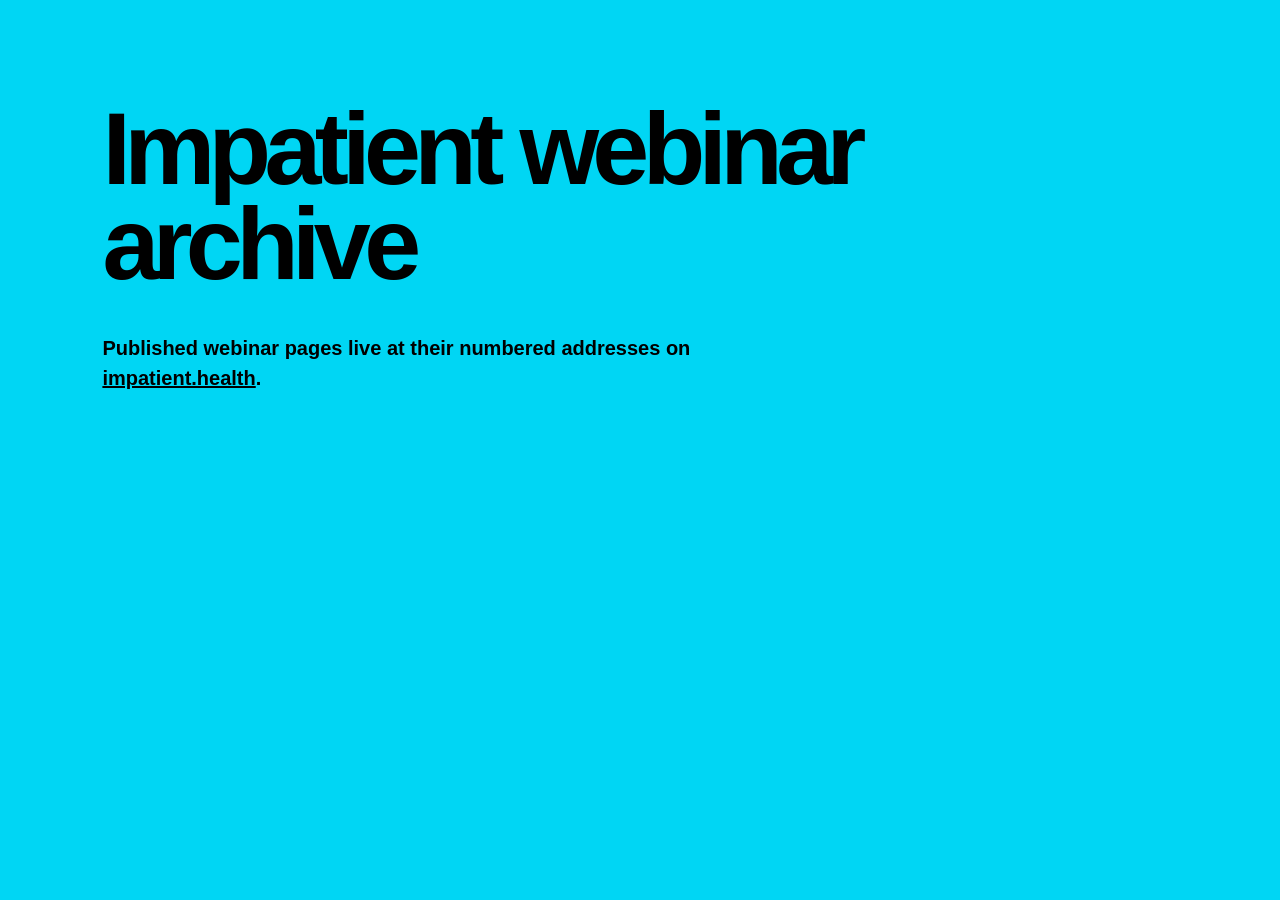
<file: index.html>
<!doctype html>
<html lang="en-GB">
<head>
  <meta charset="utf-8">
  <meta name="viewport" content="width=device-width, initial-scale=1">
  <meta name="robots" content="noindex">
  <title>Impatient webinar archive</title>
  <link rel="shortcut icon" type="image/png" href="https://impatient.health/wp-content/themes/impatient/favicon.png">
  <style>body{margin:0;padding:8vw;background:#00d6f4;color:#000;font:600 20px/1.5 Helvetica,Arial,sans-serif}h1{max-width:850px;margin:0;font-size:clamp(48px,8vw,110px);line-height:.92;letter-spacing:-.065em}p{max-width:650px;margin:42px 0 0}a{color:inherit}</style>
</head>
<body><h1>Impatient webinar archive</h1><p>Published webinar pages live at their numbered addresses on <a href="https://www.impatient.health/webinars/">impatient.health</a>.</p></body>
</html>
</file>
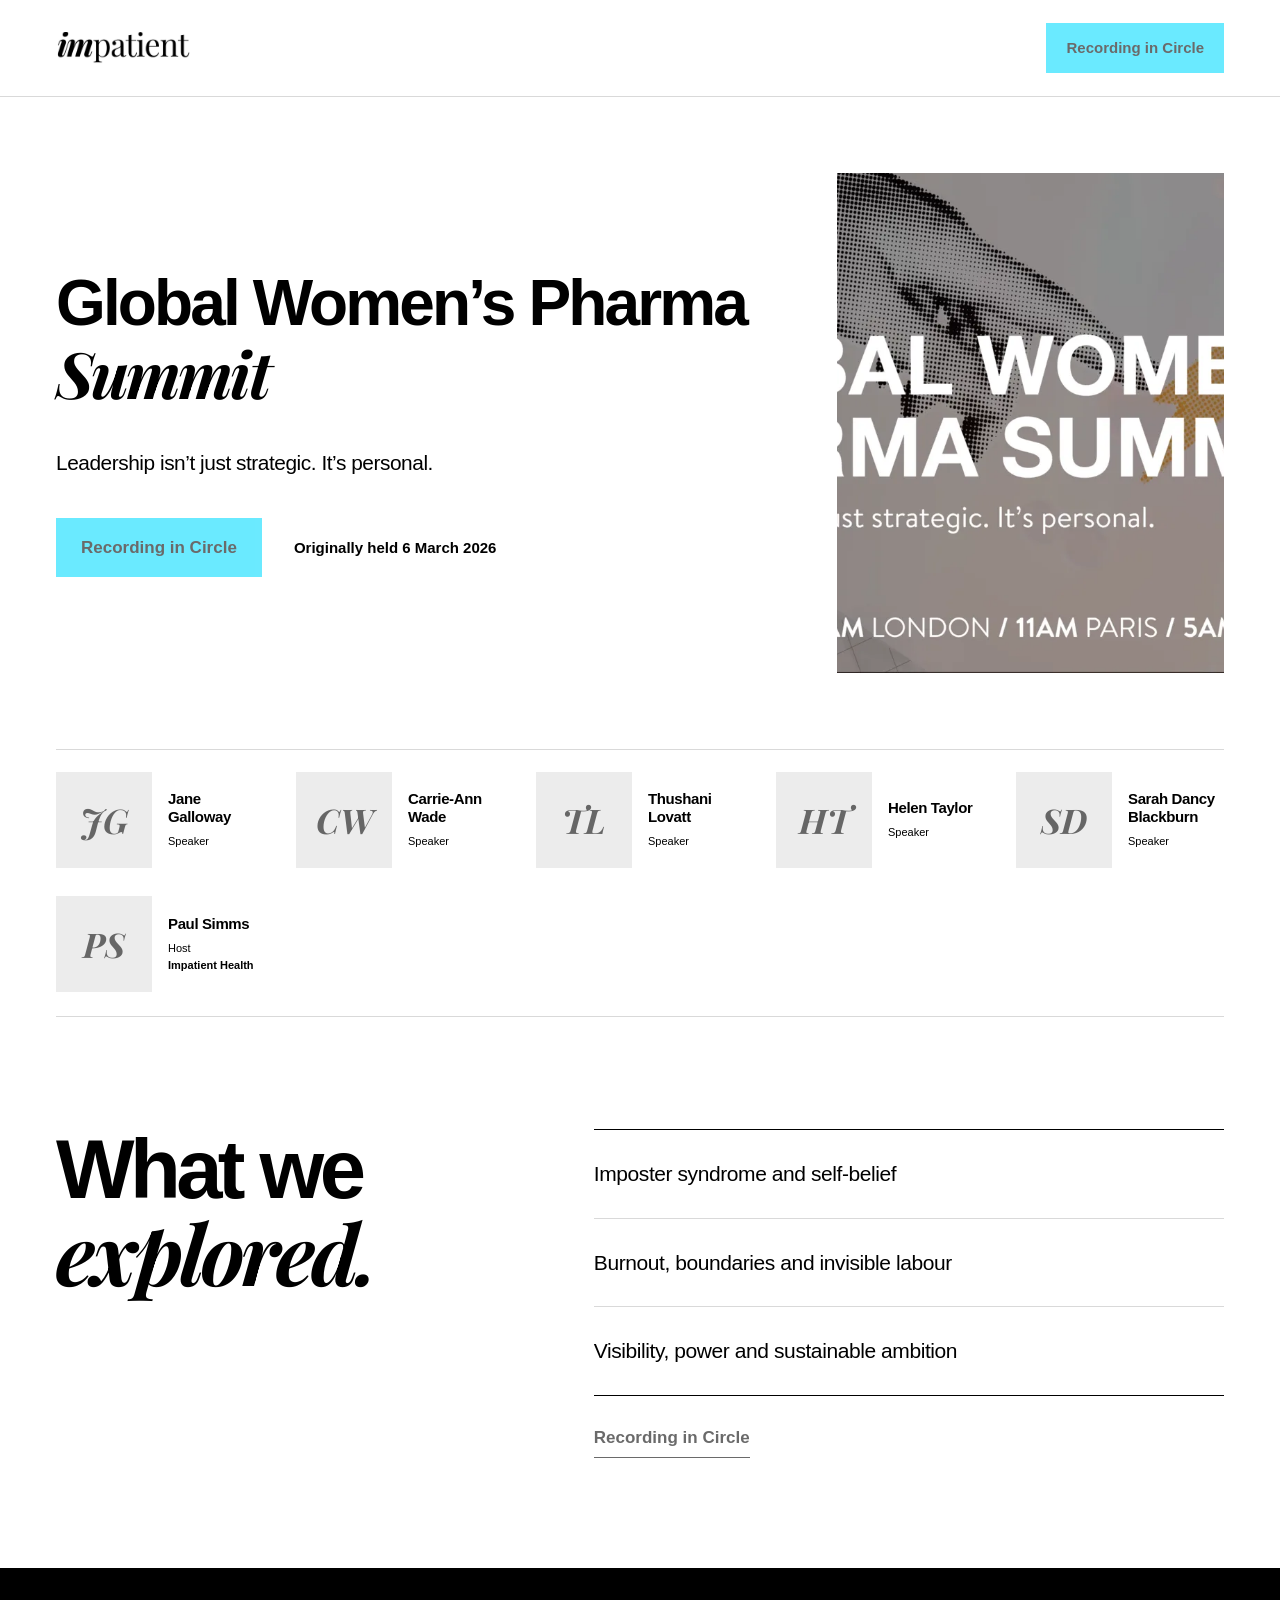
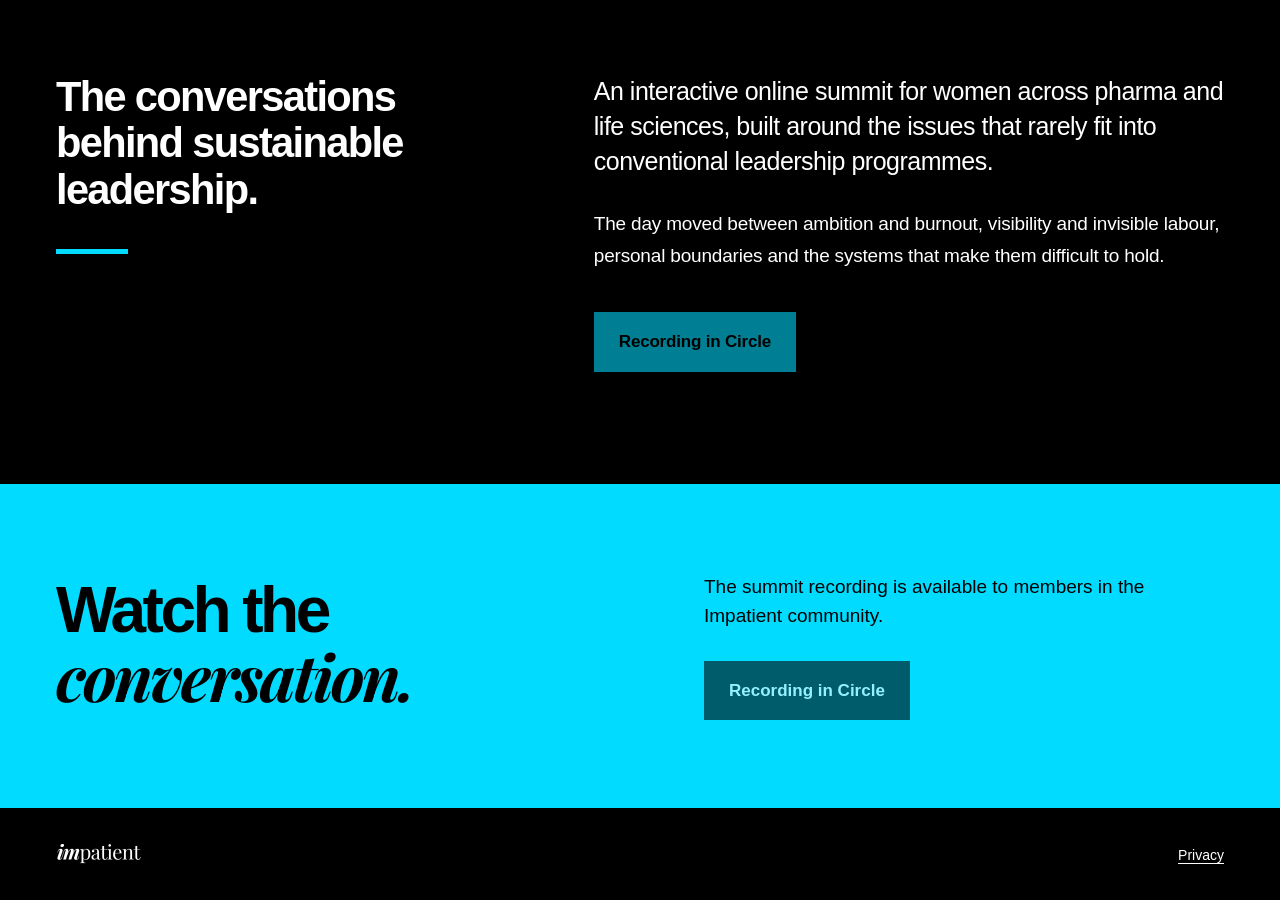
<file: webinar84/index.html>
<!doctype html>
<html lang="en-GB">
<head>
  <meta charset="utf-8">
  <meta name="viewport" content="width=device-width, initial-scale=1">
  <meta name="theme-color" content="#00DBFF">
  <meta name="robots" content="index, follow">
  <title>Impatient Health webinar</title>
  <meta name="description" content="Watch an Impatient Health webinar.">
  <link rel="shortcut icon" type="image/png" href="https://impatient.health/wp-content/themes/impatient/favicon.png">
  <link rel="stylesheet" href="../style.css?v=2">
  <script defer src="../script.js?v=4"></script>
</head>
<body>
  <a class="skip" href="#main">Skip to content</a>

  <header class="site-header">
    <div class="shell header-inner">
      <a class="wordmark" href="https://www.impatient.health/" aria-label="Impatient Health home">
        <img src="../assets/logo-source.png" alt="Impatient" width="600" height="100">
      </a>
      <a class="button button-small recording-link" href="#recording">Watch recording
        <svg class="line-arrow" aria-hidden="true" viewBox="0 0 18 18"><path d="M3 15 15 3M7 3h8v8"></path></svg>
      </a>
    </div>
  </header>

  <main id="main">
    <section class="hero shell" aria-labelledby="event-title">
      <div class="hero-copy">
        <h1 id="event-title"></h1>
        <p class="premise" id="event-premise"></p>
        <div class="hero-action">
          <a class="button recording-link" href="#recording">Watch recording
            <svg class="line-arrow" aria-hidden="true" viewBox="0 0 18 18"><path d="M3 15 15 3M7 3h8v8"></path></svg>
          </a>
          <p class="event-date" id="event-date"></p>
        </div>
      </div>
      <figure class="hero-photograph">
        <img src="https://impatientpaul.github.io/impatient-webinars/assets/heroes/webinar84.webp" alt="Event artwork for Global Women’s Pharma Summit" width="1280" height="720" fetchpriority="high">
      </figure>
    </section>

    <section class="people shell" aria-label="The people in the conversation">
      <div class="people-grid" id="speaker-grid"></div>
    </section>

    <section class="discussion shell editorial-grid" aria-labelledby="discussion-title">
      <div class="section-opening">
        <h2 id="discussion-title">What we<br><em>explored.</em></h2>
      </div>
      <div class="discussion-content">
        <ul class="discussion-topics" id="event-topics"></ul>
        <a class="text-link recording-link" href="#recording">Watch recording
          <svg class="line-arrow" aria-hidden="true" viewBox="0 0 18 18"><path d="M3 15 15 3M7 3h8v8"></path></svg>
        </a>
      </div>
    </section>

    <section class="argument" aria-labelledby="summary-title">
      <div class="shell editorial-grid">
        <div class="argument-opening">
          <h2 id="summary-title"></h2>
          <div class="argument-rule" aria-hidden="true"></div>
        </div>
        <div class="prose">
          <div id="event-summary"></div>
          <div class="body-recording">
            <a class="button recording-link" href="#recording">Watch recording
              <svg class="line-arrow" aria-hidden="true" viewBox="0 0 18 18"><path d="M3 15 15 3M7 3h8v8"></path></svg>
            </a>
          </div>
        </div>
      </div>
    </section>

    <section class="closing" id="recording" aria-labelledby="closing-title">
      <div class="shell closing-grid">
        <h2 id="closing-title">Watch the<br><em>conversation.</em></h2>
        <div class="closing-details">
          <p class="closing-copy" id="recording-copy"></p>
          <a class="button button-dark recording-link" href="#recording">Watch recording
            <svg class="line-arrow" aria-hidden="true" viewBox="0 0 18 18"><path d="M3 15 15 3M7 3h8v8"></path></svg>
          </a>
        </div>
      </div>
    </section>
  </main>

  <footer class="site-footer">
    <div class="shell footer-main">
      <a class="wordmark wordmark-footer" href="https://www.impatient.health/" aria-label="Impatient Health home">
        <img src="../assets/logo-source.png" alt="Impatient" width="600" height="100">
      </a>
      <a href="https://www.impatient.health/privacy-policy/">Privacy</a>
    </div>
  </footer>
</body>
</html>
</file>
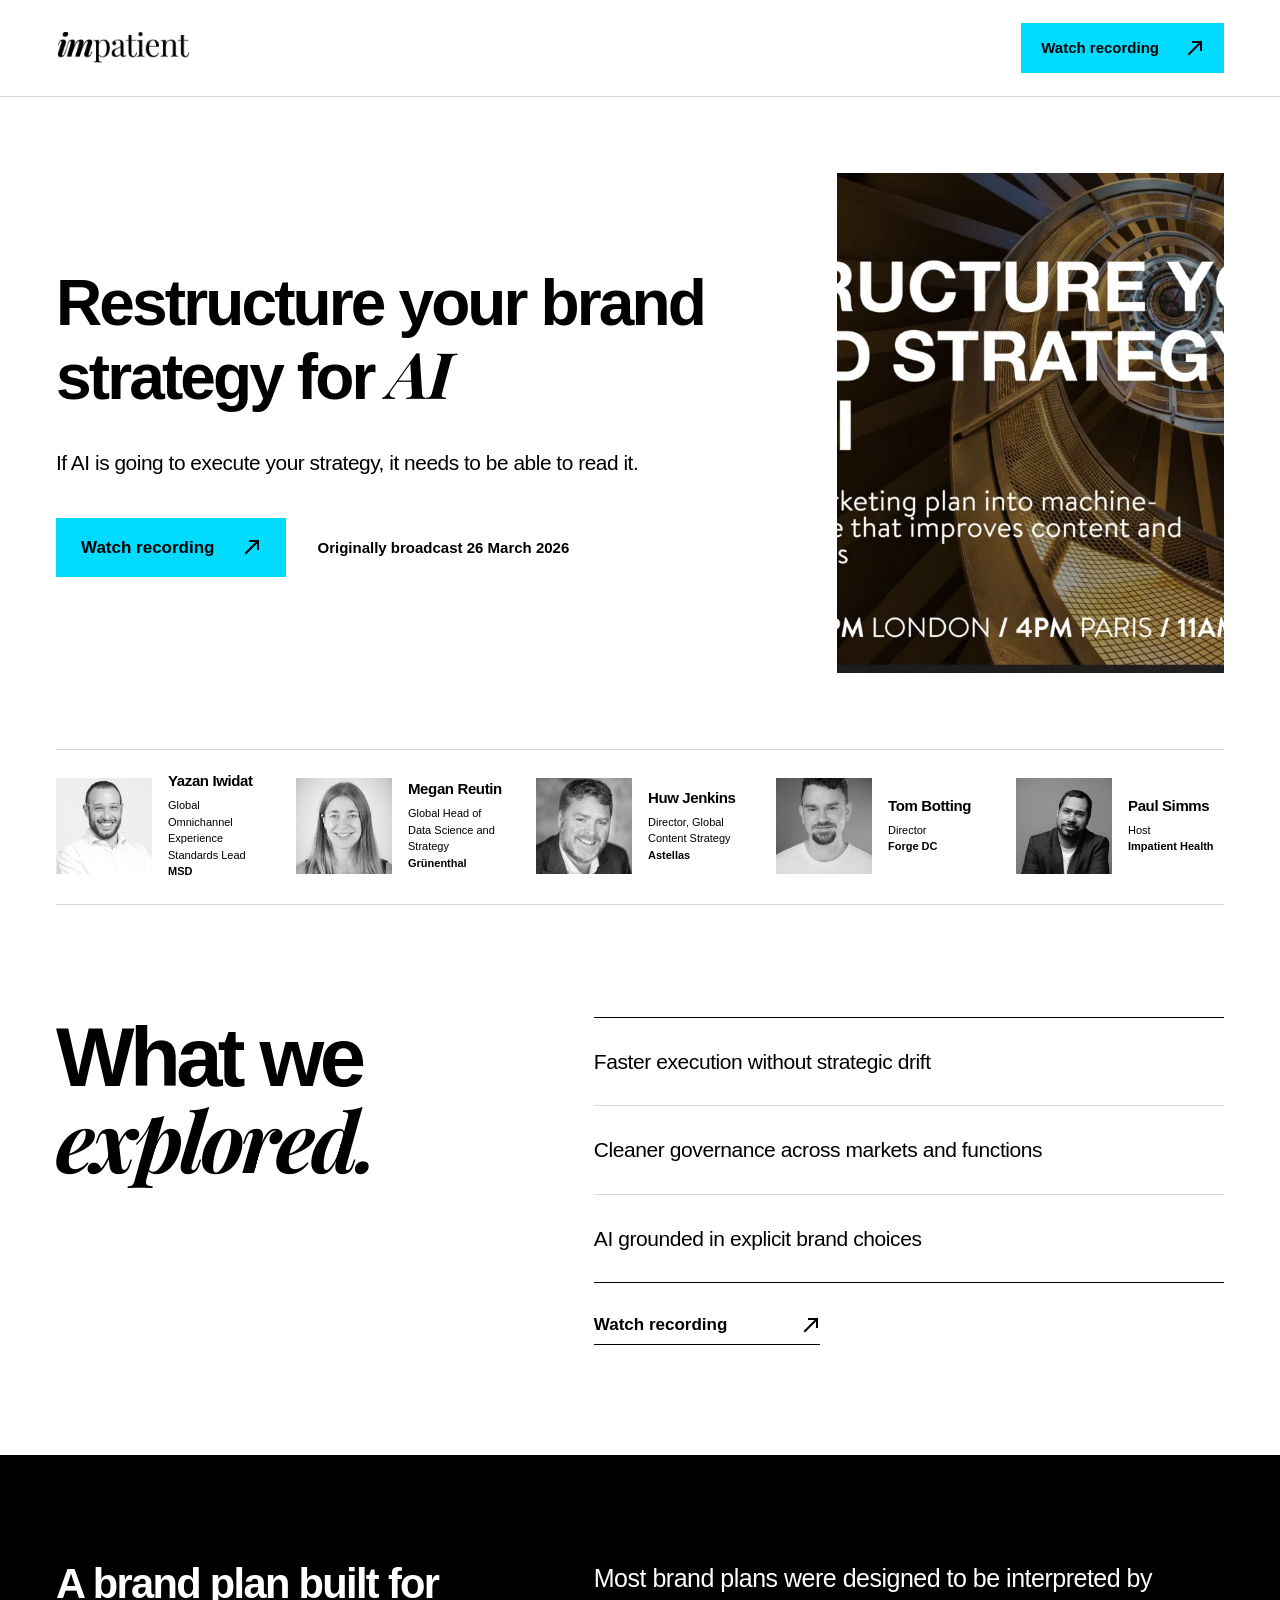
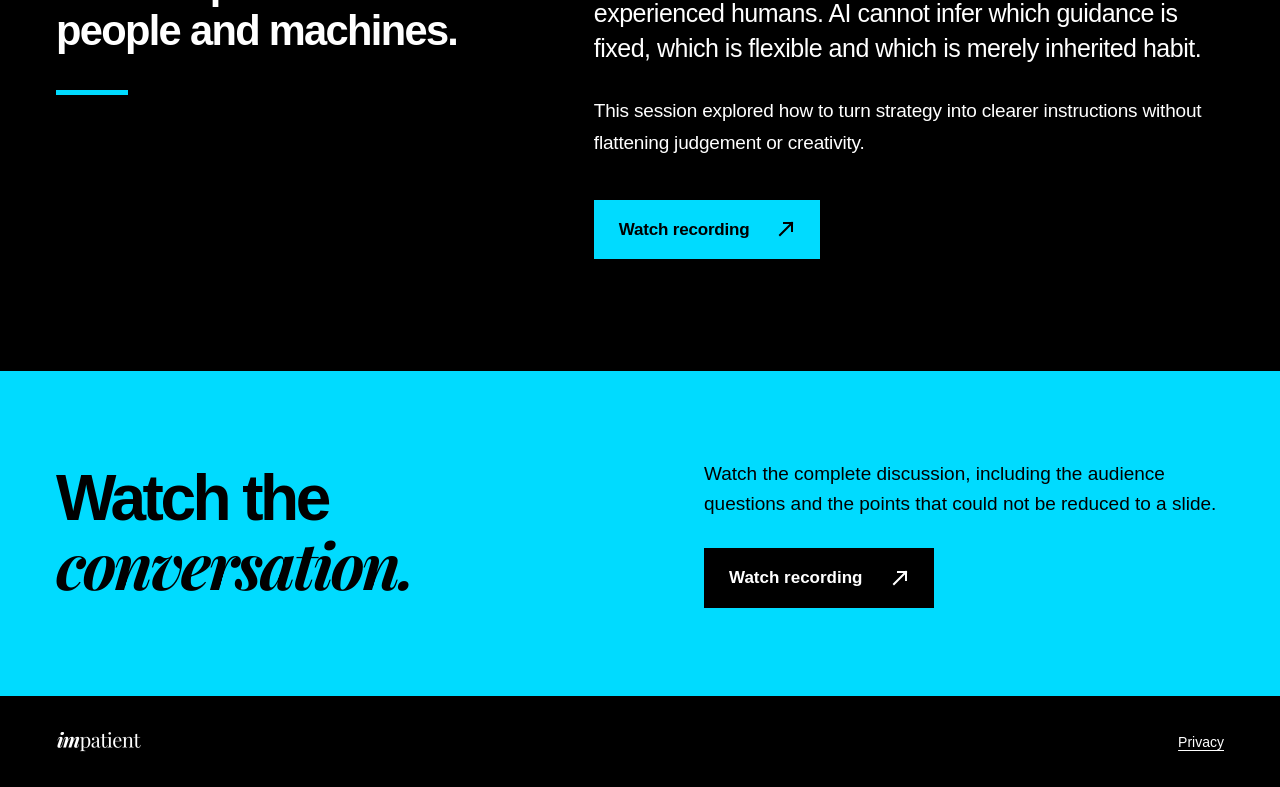
<file: webinar85/index.html>
<!doctype html>
<html lang="en-GB">
<head>
  <meta charset="utf-8">
  <meta name="viewport" content="width=device-width, initial-scale=1">
  <meta name="theme-color" content="#00DBFF">
  <meta name="robots" content="index, follow">
  <title>Impatient Health webinar</title>
  <meta name="description" content="Watch an Impatient Health webinar.">
  <link rel="shortcut icon" type="image/png" href="https://impatient.health/wp-content/themes/impatient/favicon.png">
  <link rel="stylesheet" href="../style.css?v=2">
  <script defer src="../script.js?v=4"></script>
</head>
<body>
  <a class="skip" href="#main">Skip to content</a>

  <header class="site-header">
    <div class="shell header-inner">
      <a class="wordmark" href="https://www.impatient.health/" aria-label="Impatient Health home">
        <img src="../assets/logo-source.png" alt="Impatient" width="600" height="100">
      </a>
      <a class="button button-small recording-link" href="#recording">Watch recording
        <svg class="line-arrow" aria-hidden="true" viewBox="0 0 18 18"><path d="M3 15 15 3M7 3h8v8"></path></svg>
      </a>
    </div>
  </header>

  <main id="main">
    <section class="hero shell" aria-labelledby="event-title">
      <div class="hero-copy">
        <h1 id="event-title"></h1>
        <p class="premise" id="event-premise"></p>
        <div class="hero-action">
          <a class="button recording-link" href="#recording">Watch recording
            <svg class="line-arrow" aria-hidden="true" viewBox="0 0 18 18"><path d="M3 15 15 3M7 3h8v8"></path></svg>
          </a>
          <p class="event-date" id="event-date"></p>
        </div>
      </div>
      <figure class="hero-photograph">
        <img src="https://impatientpaul.github.io/impatient-webinars/assets/heroes/webinar85.webp" alt="Event artwork for Restructure your brand strategy for AI" width="1280" height="720" fetchpriority="high">
      </figure>
    </section>

    <section class="people shell" aria-label="The people in the conversation">
      <div class="people-grid" id="speaker-grid"></div>
    </section>

    <section class="discussion shell editorial-grid" aria-labelledby="discussion-title">
      <div class="section-opening">
        <h2 id="discussion-title">What we<br><em>explored.</em></h2>
      </div>
      <div class="discussion-content">
        <ul class="discussion-topics" id="event-topics"></ul>
        <a class="text-link recording-link" href="#recording">Watch recording
          <svg class="line-arrow" aria-hidden="true" viewBox="0 0 18 18"><path d="M3 15 15 3M7 3h8v8"></path></svg>
        </a>
      </div>
    </section>

    <section class="argument" aria-labelledby="summary-title">
      <div class="shell editorial-grid">
        <div class="argument-opening">
          <h2 id="summary-title"></h2>
          <div class="argument-rule" aria-hidden="true"></div>
        </div>
        <div class="prose">
          <div id="event-summary"></div>
          <div class="body-recording">
            <a class="button recording-link" href="#recording">Watch recording
              <svg class="line-arrow" aria-hidden="true" viewBox="0 0 18 18"><path d="M3 15 15 3M7 3h8v8"></path></svg>
            </a>
          </div>
        </div>
      </div>
    </section>

    <section class="closing" id="recording" aria-labelledby="closing-title">
      <div class="shell closing-grid">
        <h2 id="closing-title">Watch the<br><em>conversation.</em></h2>
        <div class="closing-details">
          <p class="closing-copy" id="recording-copy"></p>
          <a class="button button-dark recording-link" href="#recording">Watch recording
            <svg class="line-arrow" aria-hidden="true" viewBox="0 0 18 18"><path d="M3 15 15 3M7 3h8v8"></path></svg>
          </a>
        </div>
      </div>
    </section>
  </main>

  <footer class="site-footer">
    <div class="shell footer-main">
      <a class="wordmark wordmark-footer" href="https://www.impatient.health/" aria-label="Impatient Health home">
        <img src="../assets/logo-source.png" alt="Impatient" width="600" height="100">
      </a>
      <a href="https://www.impatient.health/privacy-policy/">Privacy</a>
    </div>
  </footer>
</body>
</html>
</file>
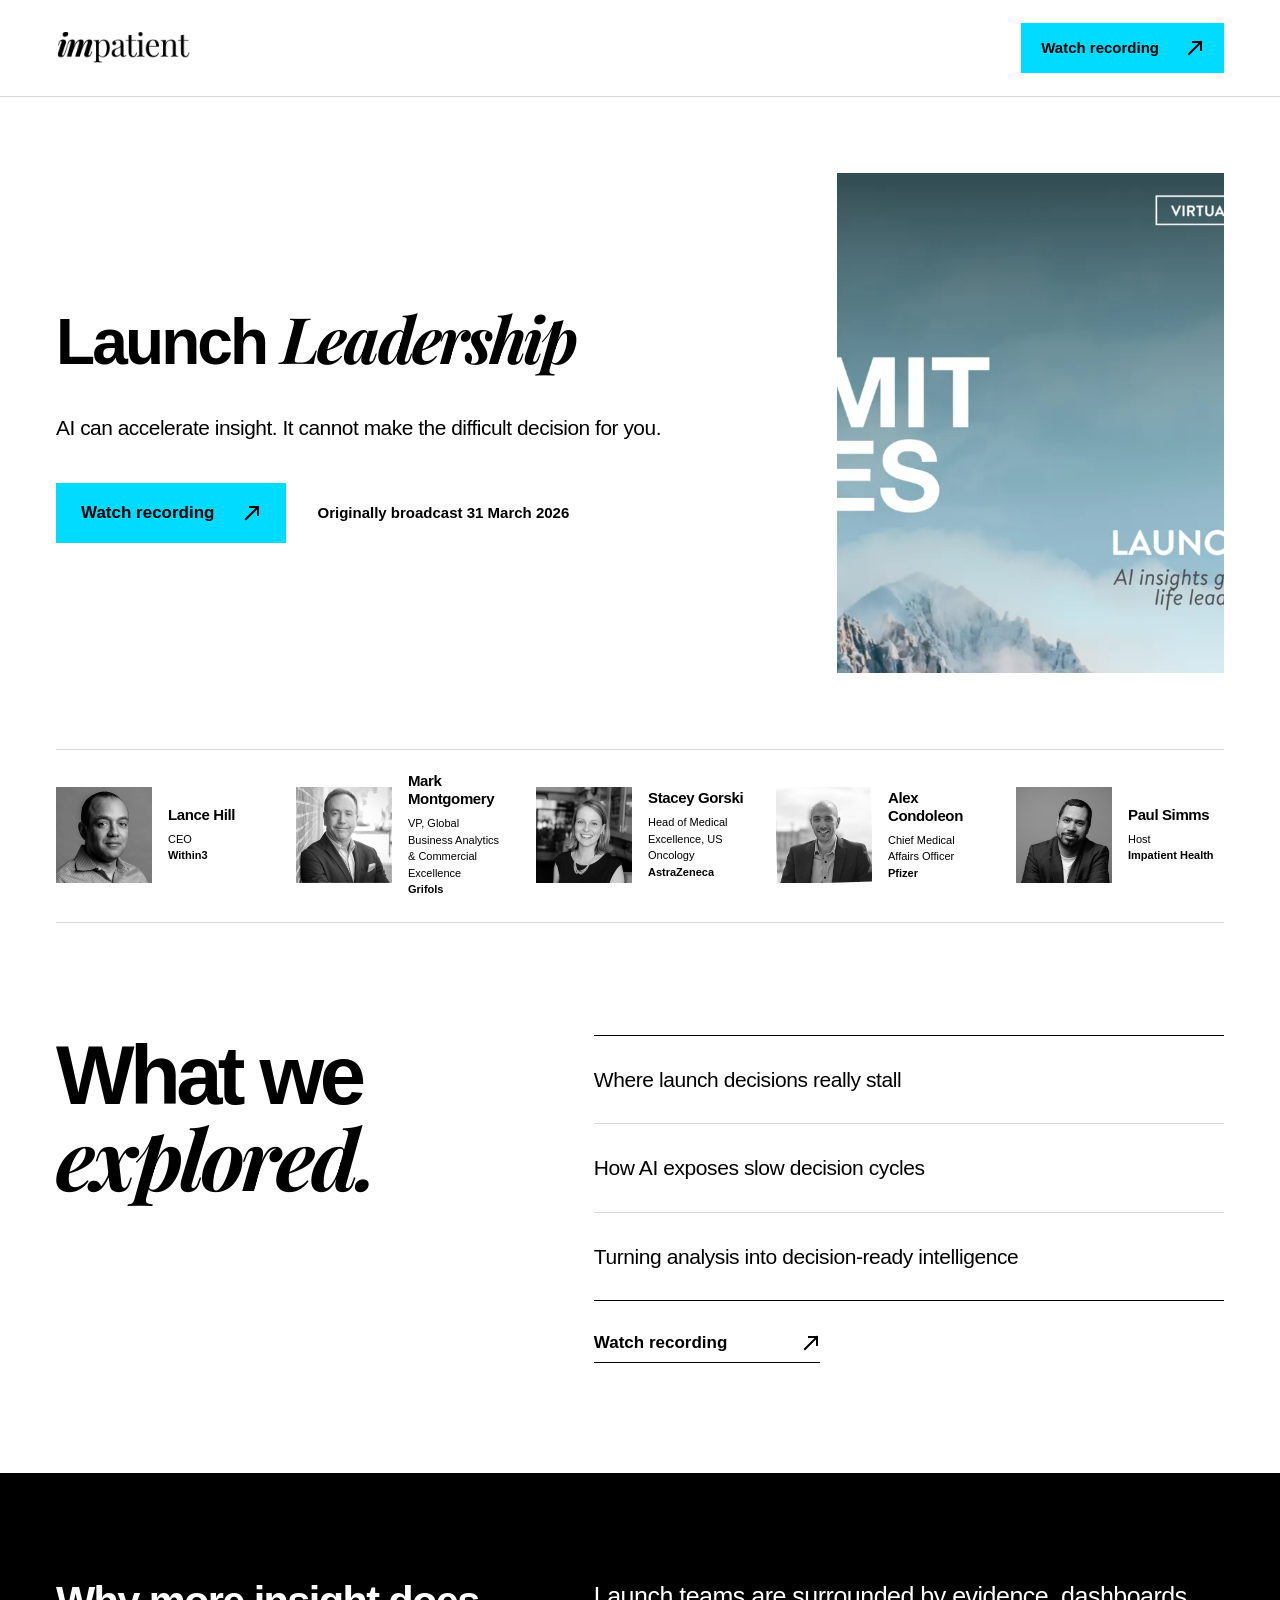
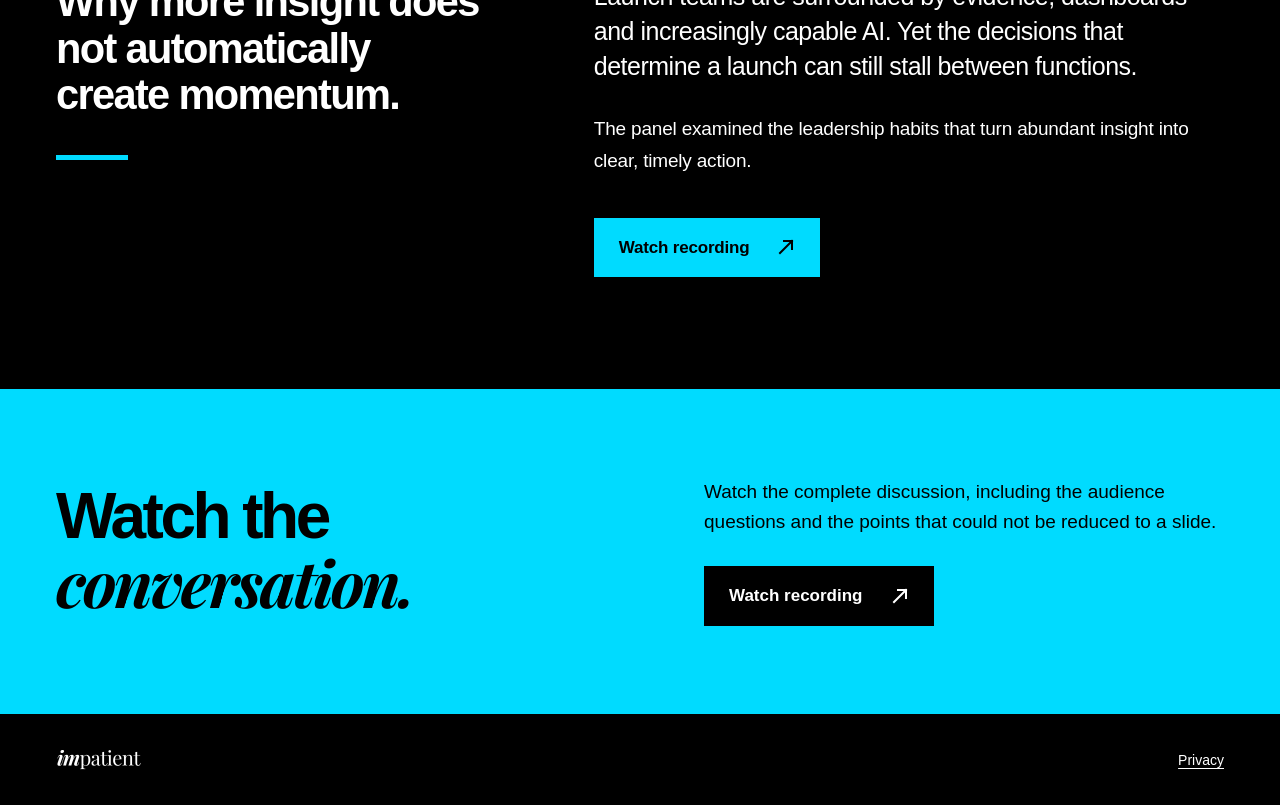
<file: webinar86/index.html>
<!doctype html>
<html lang="en-GB">
<head>
  <meta charset="utf-8">
  <meta name="viewport" content="width=device-width, initial-scale=1">
  <meta name="theme-color" content="#00DBFF">
  <meta name="robots" content="index, follow">
  <title>Impatient Health webinar</title>
  <meta name="description" content="Watch an Impatient Health webinar.">
  <link rel="shortcut icon" type="image/png" href="https://impatient.health/wp-content/themes/impatient/favicon.png">
  <link rel="stylesheet" href="../style.css?v=2">
  <script defer src="../script.js?v=4"></script>
</head>
<body>
  <a class="skip" href="#main">Skip to content</a>

  <header class="site-header">
    <div class="shell header-inner">
      <a class="wordmark" href="https://www.impatient.health/" aria-label="Impatient Health home">
        <img src="../assets/logo-source.png" alt="Impatient" width="600" height="100">
      </a>
      <a class="button button-small recording-link" href="#recording">Watch recording
        <svg class="line-arrow" aria-hidden="true" viewBox="0 0 18 18"><path d="M3 15 15 3M7 3h8v8"></path></svg>
      </a>
    </div>
  </header>

  <main id="main">
    <section class="hero shell" aria-labelledby="event-title">
      <div class="hero-copy">
        <h1 id="event-title"></h1>
        <p class="premise" id="event-premise"></p>
        <div class="hero-action">
          <a class="button recording-link" href="#recording">Watch recording
            <svg class="line-arrow" aria-hidden="true" viewBox="0 0 18 18"><path d="M3 15 15 3M7 3h8v8"></path></svg>
          </a>
          <p class="event-date" id="event-date"></p>
        </div>
      </div>
      <figure class="hero-photograph">
        <img src="https://impatientpaul.github.io/impatient-webinars/assets/heroes/webinar86.webp" alt="Event artwork for Great insights don’t guarantee great launch decisions" width="1280" height="720" fetchpriority="high">
      </figure>
    </section>

    <section class="people shell" aria-label="The people in the conversation">
      <div class="people-grid" id="speaker-grid"></div>
    </section>

    <section class="discussion shell editorial-grid" aria-labelledby="discussion-title">
      <div class="section-opening">
        <h2 id="discussion-title">What we<br><em>explored.</em></h2>
      </div>
      <div class="discussion-content">
        <ul class="discussion-topics" id="event-topics"></ul>
        <a class="text-link recording-link" href="#recording">Watch recording
          <svg class="line-arrow" aria-hidden="true" viewBox="0 0 18 18"><path d="M3 15 15 3M7 3h8v8"></path></svg>
        </a>
      </div>
    </section>

    <section class="argument" aria-labelledby="summary-title">
      <div class="shell editorial-grid">
        <div class="argument-opening">
          <h2 id="summary-title"></h2>
          <div class="argument-rule" aria-hidden="true"></div>
        </div>
        <div class="prose">
          <div id="event-summary"></div>
          <div class="body-recording">
            <a class="button recording-link" href="#recording">Watch recording
              <svg class="line-arrow" aria-hidden="true" viewBox="0 0 18 18"><path d="M3 15 15 3M7 3h8v8"></path></svg>
            </a>
          </div>
        </div>
      </div>
    </section>

    <section class="closing" id="recording" aria-labelledby="closing-title">
      <div class="shell closing-grid">
        <h2 id="closing-title">Watch the<br><em>conversation.</em></h2>
        <div class="closing-details">
          <p class="closing-copy" id="recording-copy"></p>
          <a class="button button-dark recording-link" href="#recording">Watch recording
            <svg class="line-arrow" aria-hidden="true" viewBox="0 0 18 18"><path d="M3 15 15 3M7 3h8v8"></path></svg>
          </a>
        </div>
      </div>
    </section>
  </main>

  <footer class="site-footer">
    <div class="shell footer-main">
      <a class="wordmark wordmark-footer" href="https://www.impatient.health/" aria-label="Impatient Health home">
        <img src="../assets/logo-source.png" alt="Impatient" width="600" height="100">
      </a>
      <a href="https://www.impatient.health/privacy-policy/">Privacy</a>
    </div>
  </footer>
</body>
</html>
</file>
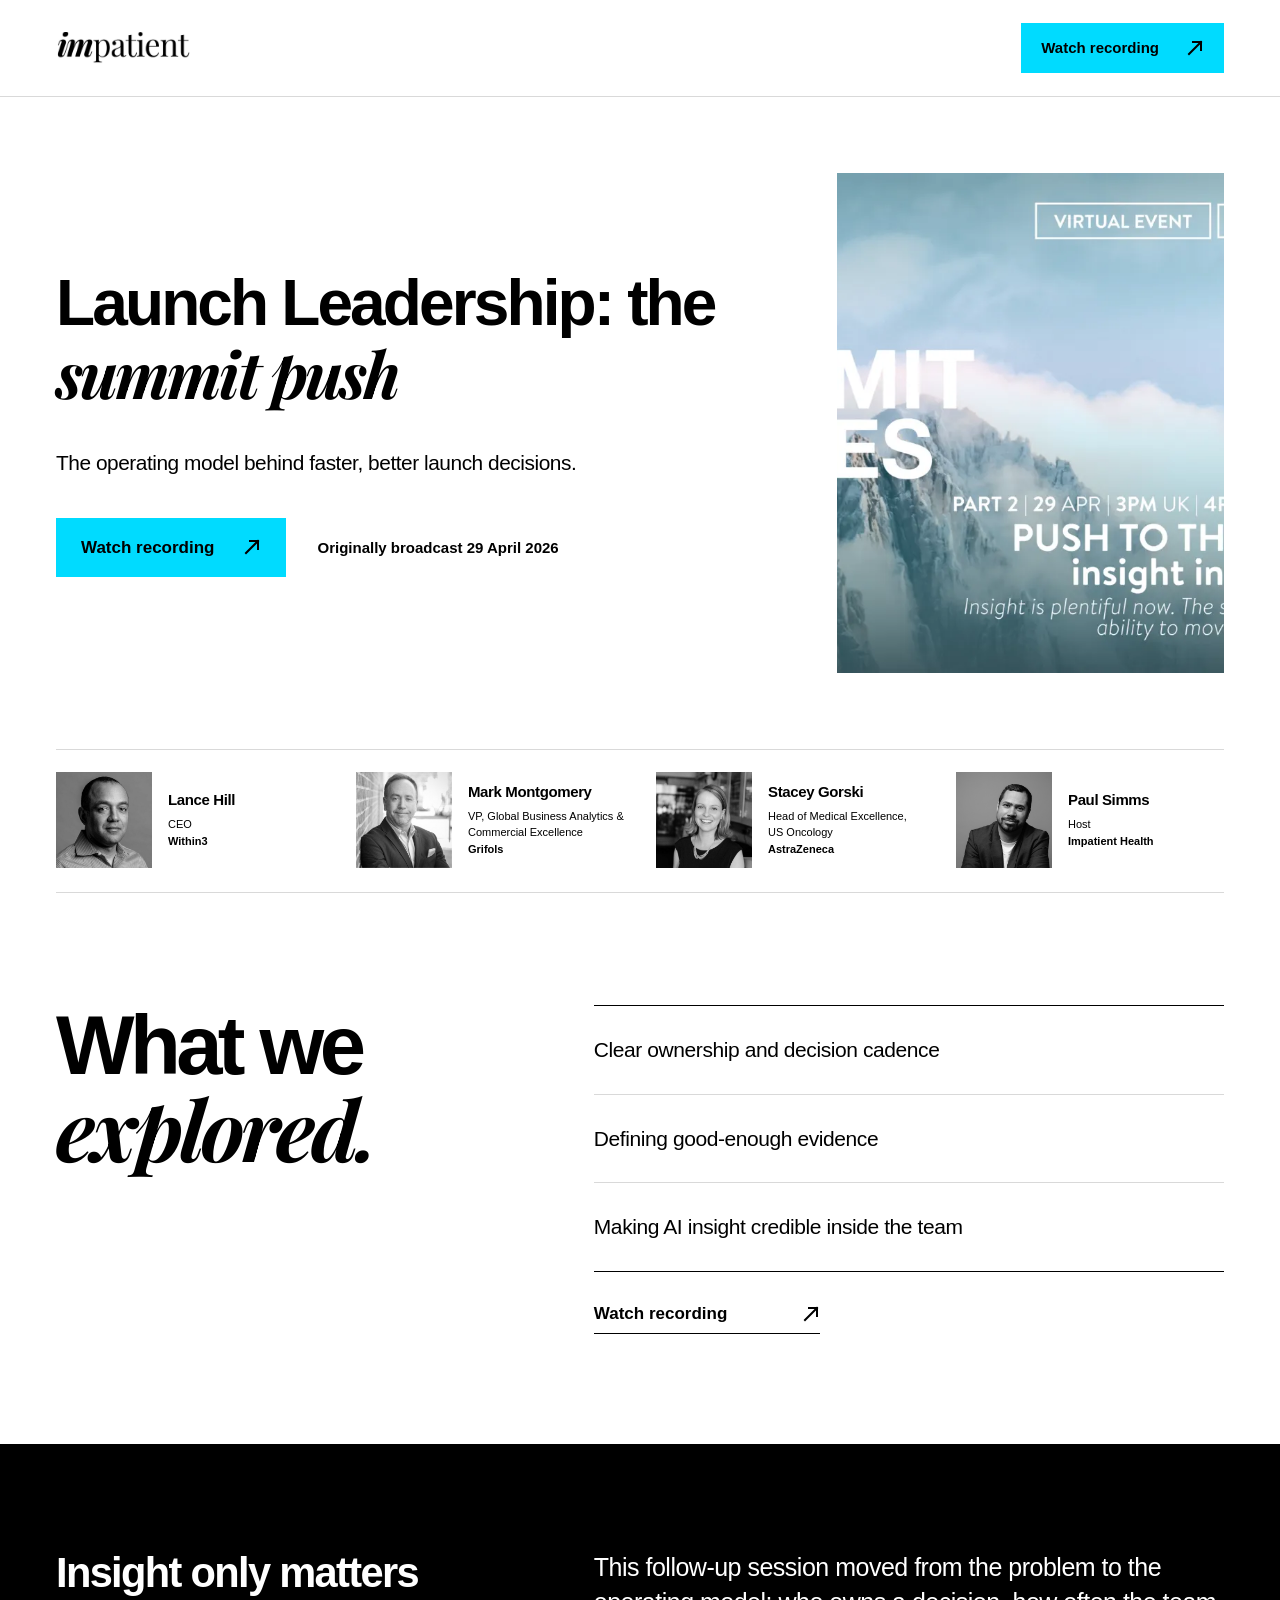
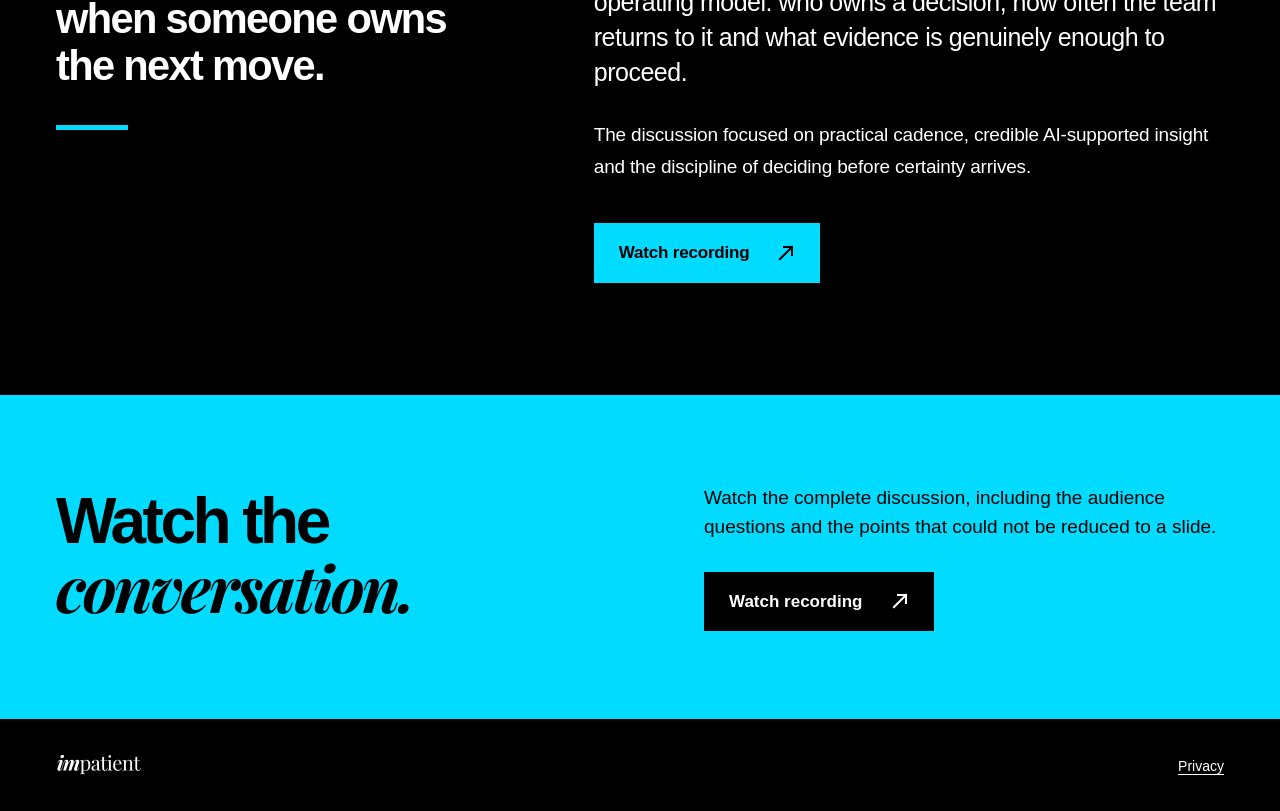
<file: webinar87/index.html>
<!doctype html>
<html lang="en-GB">
<head>
  <meta charset="utf-8">
  <meta name="viewport" content="width=device-width, initial-scale=1">
  <meta name="theme-color" content="#00DBFF">
  <meta name="robots" content="index, follow">
  <title>Impatient Health webinar</title>
  <meta name="description" content="Watch an Impatient Health webinar.">
  <link rel="shortcut icon" type="image/png" href="https://impatient.health/wp-content/themes/impatient/favicon.png">
  <link rel="stylesheet" href="../style.css?v=2">
  <script defer src="../script.js?v=4"></script>
</head>
<body>
  <a class="skip" href="#main">Skip to content</a>

  <header class="site-header">
    <div class="shell header-inner">
      <a class="wordmark" href="https://www.impatient.health/" aria-label="Impatient Health home">
        <img src="../assets/logo-source.png" alt="Impatient" width="600" height="100">
      </a>
      <a class="button button-small recording-link" href="#recording">Watch recording
        <svg class="line-arrow" aria-hidden="true" viewBox="0 0 18 18"><path d="M3 15 15 3M7 3h8v8"></path></svg>
      </a>
    </div>
  </header>

  <main id="main">
    <section class="hero shell" aria-labelledby="event-title">
      <div class="hero-copy">
        <h1 id="event-title"></h1>
        <p class="premise" id="event-premise"></p>
        <div class="hero-action">
          <a class="button recording-link" href="#recording">Watch recording
            <svg class="line-arrow" aria-hidden="true" viewBox="0 0 18 18"><path d="M3 15 15 3M7 3h8v8"></path></svg>
          </a>
          <p class="event-date" id="event-date"></p>
        </div>
      </div>
      <figure class="hero-photograph">
        <img src="https://impatientpaul.github.io/impatient-webinars/assets/heroes/webinar87.webp" alt="Event artwork for The summit ended. The hard decisions didn’t." width="1280" height="720" fetchpriority="high">
      </figure>
    </section>

    <section class="people shell" aria-label="The people in the conversation">
      <div class="people-grid" id="speaker-grid"></div>
    </section>

    <section class="discussion shell editorial-grid" aria-labelledby="discussion-title">
      <div class="section-opening">
        <h2 id="discussion-title">What we<br><em>explored.</em></h2>
      </div>
      <div class="discussion-content">
        <ul class="discussion-topics" id="event-topics"></ul>
        <a class="text-link recording-link" href="#recording">Watch recording
          <svg class="line-arrow" aria-hidden="true" viewBox="0 0 18 18"><path d="M3 15 15 3M7 3h8v8"></path></svg>
        </a>
      </div>
    </section>

    <section class="argument" aria-labelledby="summary-title">
      <div class="shell editorial-grid">
        <div class="argument-opening">
          <h2 id="summary-title"></h2>
          <div class="argument-rule" aria-hidden="true"></div>
        </div>
        <div class="prose">
          <div id="event-summary"></div>
          <div class="body-recording">
            <a class="button recording-link" href="#recording">Watch recording
              <svg class="line-arrow" aria-hidden="true" viewBox="0 0 18 18"><path d="M3 15 15 3M7 3h8v8"></path></svg>
            </a>
          </div>
        </div>
      </div>
    </section>

    <section class="closing" id="recording" aria-labelledby="closing-title">
      <div class="shell closing-grid">
        <h2 id="closing-title">Watch the<br><em>conversation.</em></h2>
        <div class="closing-details">
          <p class="closing-copy" id="recording-copy"></p>
          <a class="button button-dark recording-link" href="#recording">Watch recording
            <svg class="line-arrow" aria-hidden="true" viewBox="0 0 18 18"><path d="M3 15 15 3M7 3h8v8"></path></svg>
          </a>
        </div>
      </div>
    </section>
  </main>

  <footer class="site-footer">
    <div class="shell footer-main">
      <a class="wordmark wordmark-footer" href="https://www.impatient.health/" aria-label="Impatient Health home">
        <img src="../assets/logo-source.png" alt="Impatient" width="600" height="100">
      </a>
      <a href="https://www.impatient.health/privacy-policy/">Privacy</a>
    </div>
  </footer>
</body>
</html>
</file>
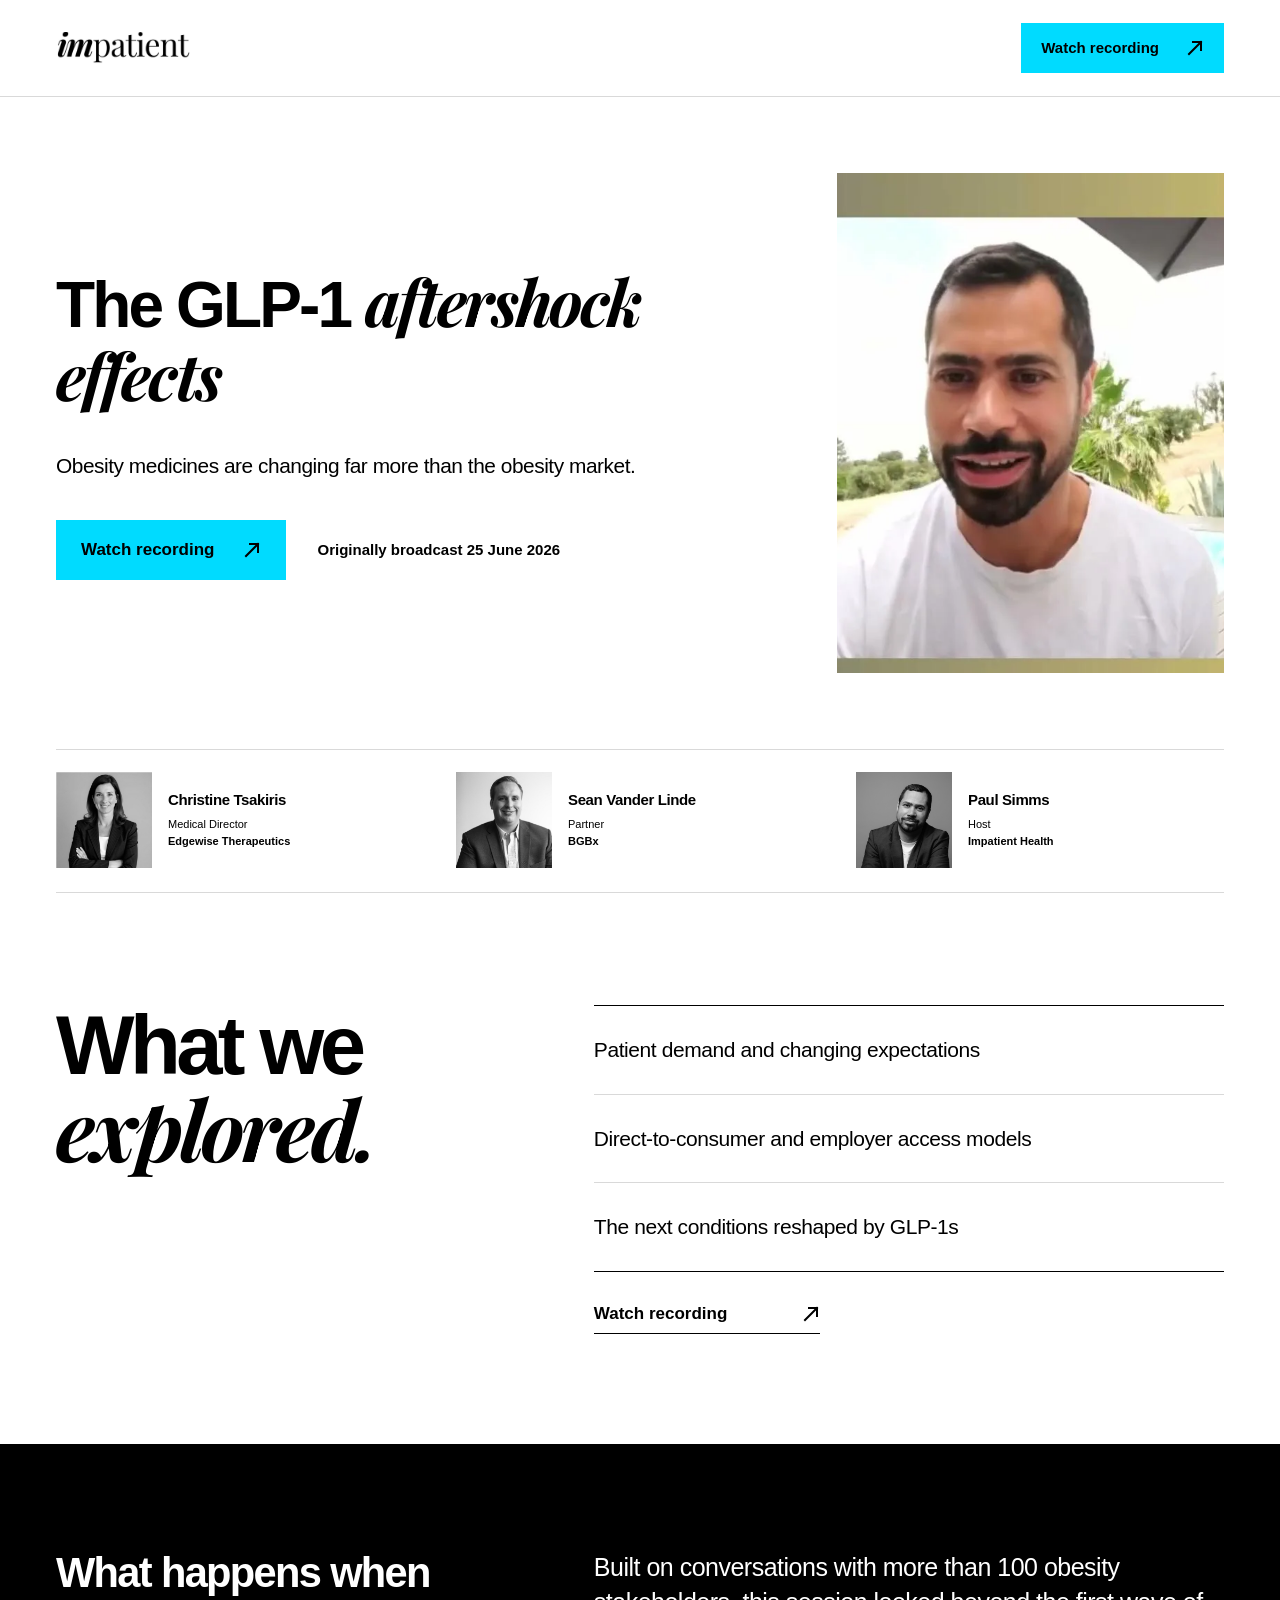
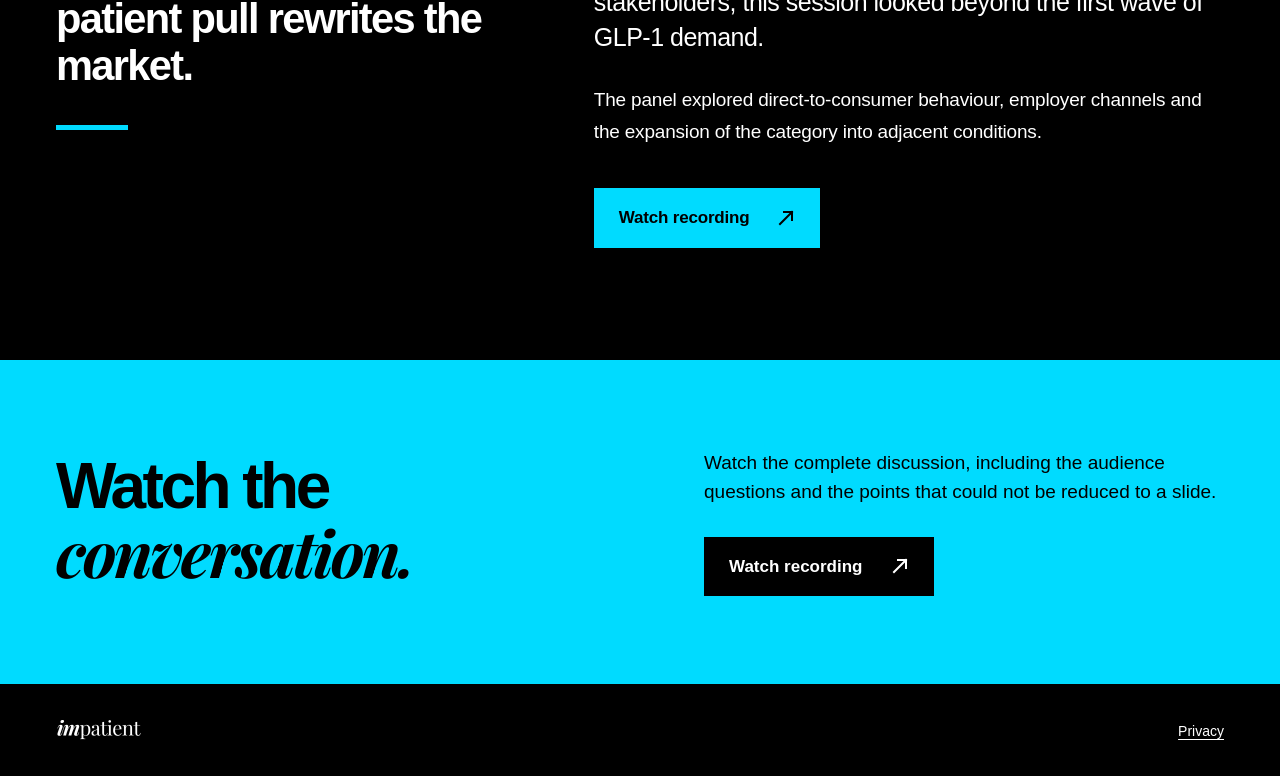
<file: webinar88/index.html>
<!doctype html>
<html lang="en-GB">
<head>
  <meta charset="utf-8">
  <meta name="viewport" content="width=device-width, initial-scale=1">
  <meta name="theme-color" content="#00DBFF">
  <meta name="robots" content="index, follow">
  <title>Impatient Health webinar</title>
  <meta name="description" content="Watch an Impatient Health webinar.">
  <link rel="shortcut icon" type="image/png" href="https://impatient.health/wp-content/themes/impatient/favicon.png">
  <link rel="stylesheet" href="../style.css?v=2">
  <script defer src="../script.js?v=4"></script>
</head>
<body>
  <a class="skip" href="#main">Skip to content</a>

  <header class="site-header">
    <div class="shell header-inner">
      <a class="wordmark" href="https://www.impatient.health/" aria-label="Impatient Health home">
        <img src="../assets/logo-source.png" alt="Impatient" width="600" height="100">
      </a>
      <a class="button button-small recording-link" href="#recording">Watch recording
        <svg class="line-arrow" aria-hidden="true" viewBox="0 0 18 18"><path d="M3 15 15 3M7 3h8v8"></path></svg>
      </a>
    </div>
  </header>

  <main id="main">
    <section class="hero shell" aria-labelledby="event-title">
      <div class="hero-copy">
        <h1 id="event-title"></h1>
        <p class="premise" id="event-premise"></p>
        <div class="hero-action">
          <a class="button recording-link" href="#recording">Watch recording
            <svg class="line-arrow" aria-hidden="true" viewBox="0 0 18 18"><path d="M3 15 15 3M7 3h8v8"></path></svg>
          </a>
          <p class="event-date" id="event-date"></p>
        </div>
      </div>
      <figure class="hero-photograph">
        <img src="https://impatientpaul.github.io/impatient-webinars/assets/heroes/webinar88.webp" alt="Event artwork for The GLP-1 aftershock effects" width="1280" height="720" fetchpriority="high">
      </figure>
    </section>

    <section class="people shell" aria-label="The people in the conversation">
      <div class="people-grid" id="speaker-grid"></div>
    </section>

    <section class="discussion shell editorial-grid" aria-labelledby="discussion-title">
      <div class="section-opening">
        <h2 id="discussion-title">What we<br><em>explored.</em></h2>
      </div>
      <div class="discussion-content">
        <ul class="discussion-topics" id="event-topics"></ul>
        <a class="text-link recording-link" href="#recording">Watch recording
          <svg class="line-arrow" aria-hidden="true" viewBox="0 0 18 18"><path d="M3 15 15 3M7 3h8v8"></path></svg>
        </a>
      </div>
    </section>

    <section class="argument" aria-labelledby="summary-title">
      <div class="shell editorial-grid">
        <div class="argument-opening">
          <h2 id="summary-title"></h2>
          <div class="argument-rule" aria-hidden="true"></div>
        </div>
        <div class="prose">
          <div id="event-summary"></div>
          <div class="body-recording">
            <a class="button recording-link" href="#recording">Watch recording
              <svg class="line-arrow" aria-hidden="true" viewBox="0 0 18 18"><path d="M3 15 15 3M7 3h8v8"></path></svg>
            </a>
          </div>
        </div>
      </div>
    </section>

    <section class="closing" id="recording" aria-labelledby="closing-title">
      <div class="shell closing-grid">
        <h2 id="closing-title">Watch the<br><em>conversation.</em></h2>
        <div class="closing-details">
          <p class="closing-copy" id="recording-copy"></p>
          <a class="button button-dark recording-link" href="#recording">Watch recording
            <svg class="line-arrow" aria-hidden="true" viewBox="0 0 18 18"><path d="M3 15 15 3M7 3h8v8"></path></svg>
          </a>
        </div>
      </div>
    </section>
  </main>

  <footer class="site-footer">
    <div class="shell footer-main">
      <a class="wordmark wordmark-footer" href="https://www.impatient.health/" aria-label="Impatient Health home">
        <img src="../assets/logo-source.png" alt="Impatient" width="600" height="100">
      </a>
      <a href="https://www.impatient.health/privacy-policy/">Privacy</a>
    </div>
  </footer>
</body>
</html>
</file>
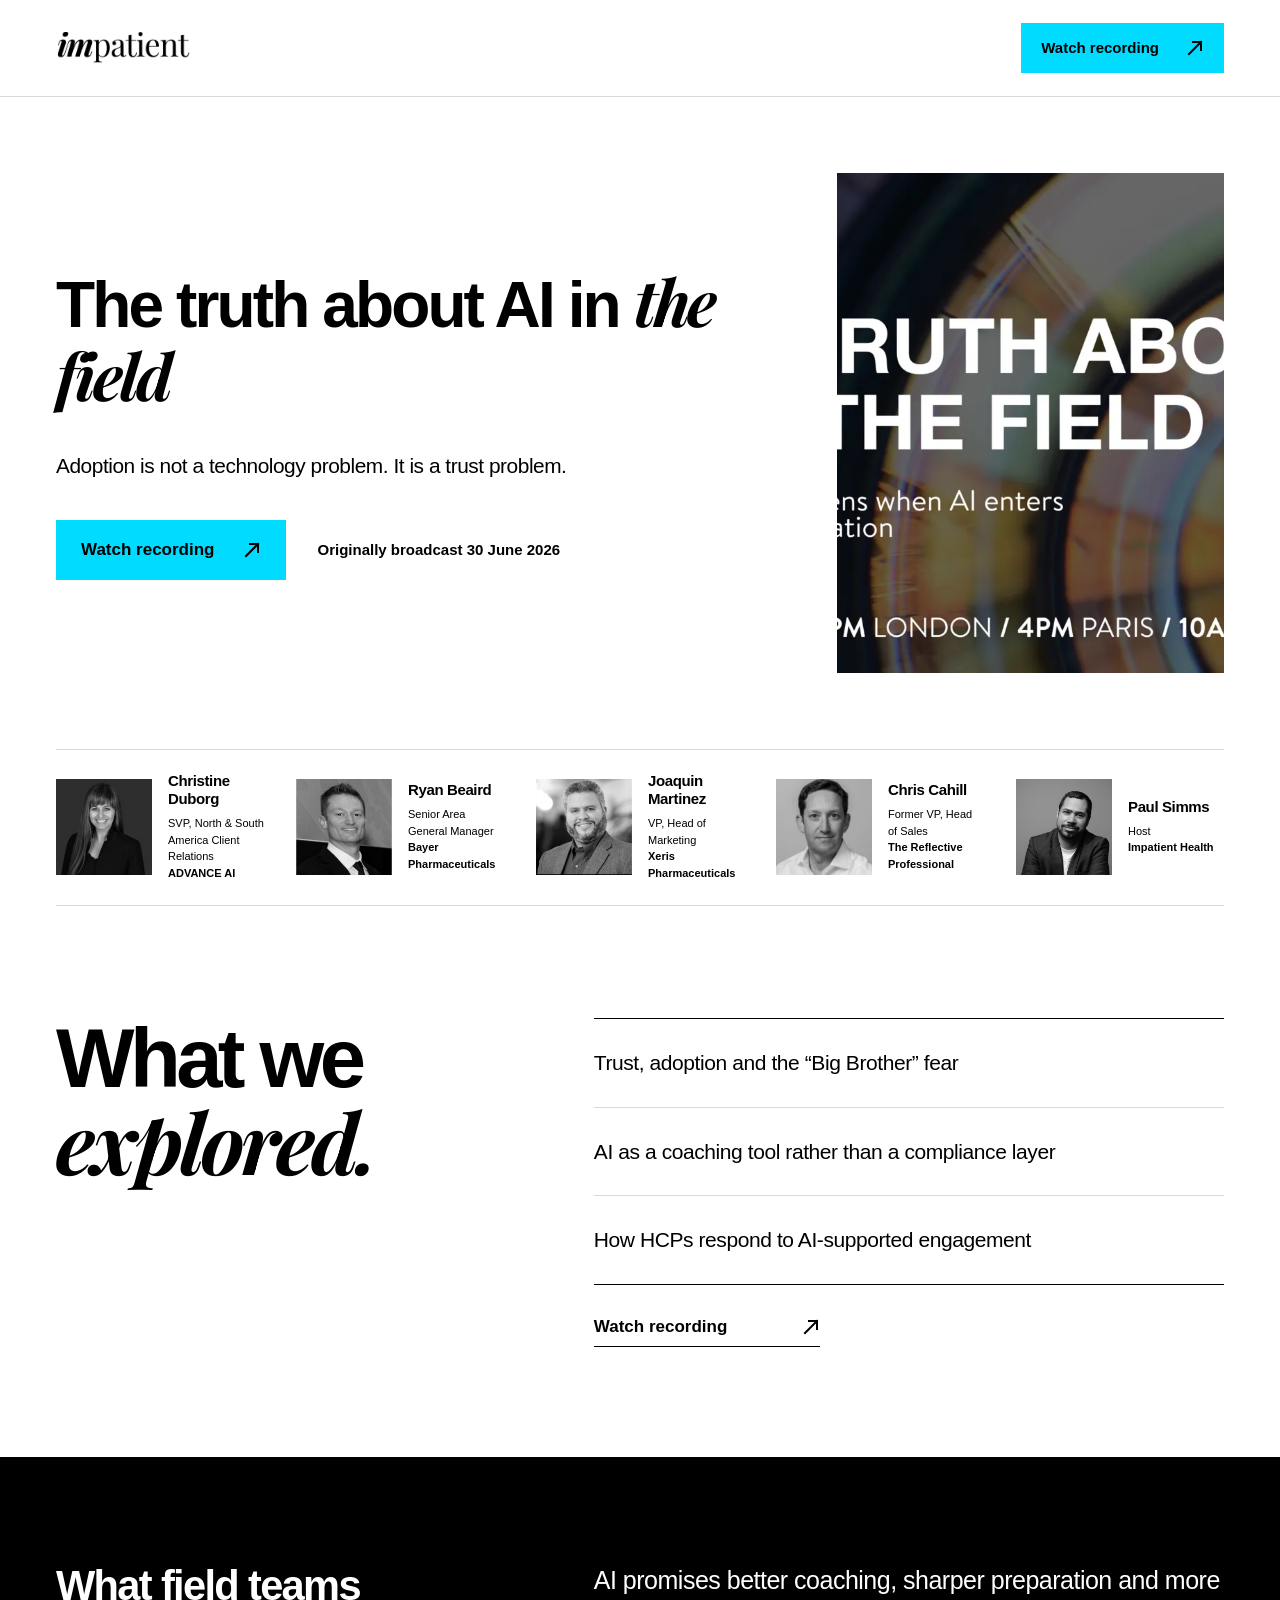
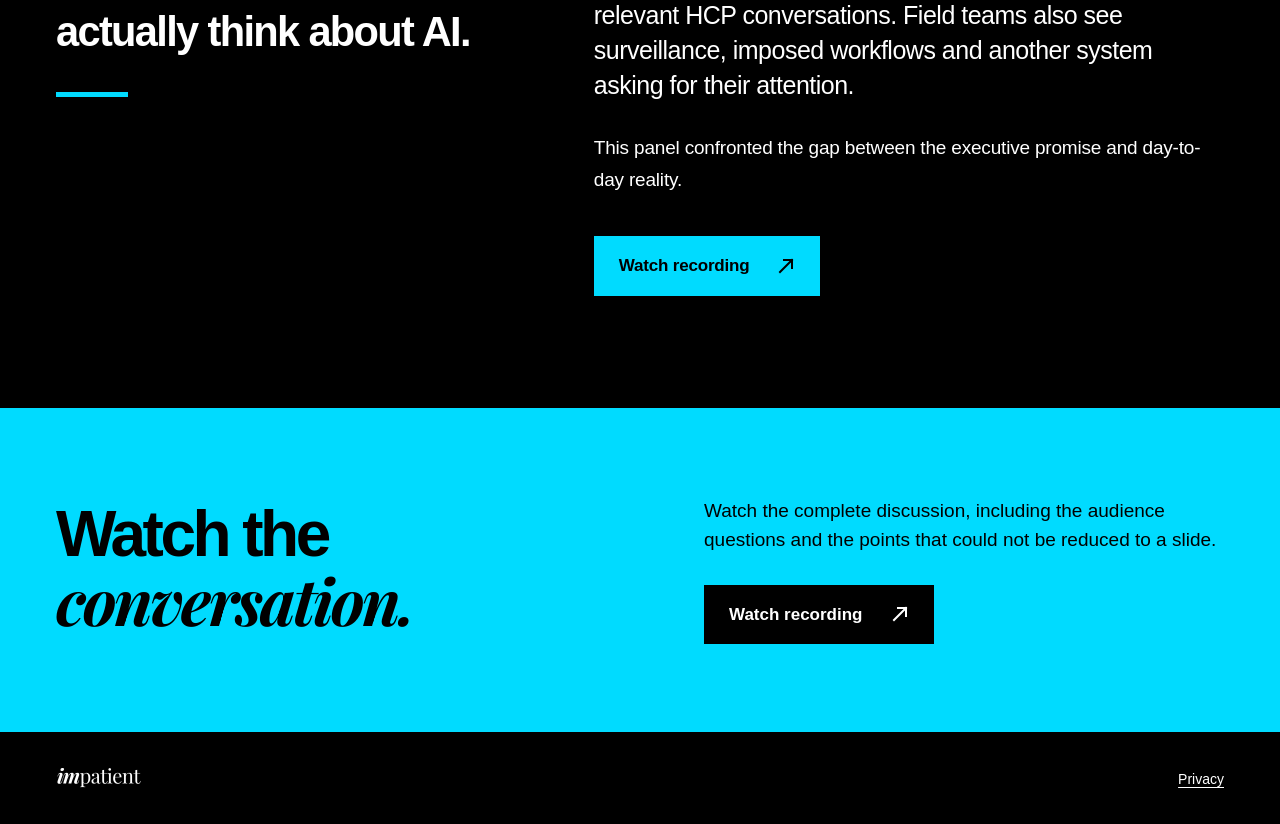
<file: webinar89/index.html>
<!doctype html>
<html lang="en-GB">
<head>
  <meta charset="utf-8">
  <meta name="viewport" content="width=device-width, initial-scale=1">
  <meta name="theme-color" content="#00DBFF">
  <meta name="robots" content="index, follow">
  <title>Impatient Health webinar</title>
  <meta name="description" content="Watch an Impatient Health webinar.">
  <link rel="shortcut icon" type="image/png" href="https://impatient.health/wp-content/themes/impatient/favicon.png">
  <link rel="stylesheet" href="../style.css?v=2">
  <script defer src="../script.js?v=4"></script>
</head>
<body>
  <a class="skip" href="#main">Skip to content</a>

  <header class="site-header">
    <div class="shell header-inner">
      <a class="wordmark" href="https://www.impatient.health/" aria-label="Impatient Health home">
        <img src="../assets/logo-source.png" alt="Impatient" width="600" height="100">
      </a>
      <a class="button button-small recording-link" href="#recording">Watch recording
        <svg class="line-arrow" aria-hidden="true" viewBox="0 0 18 18"><path d="M3 15 15 3M7 3h8v8"></path></svg>
      </a>
    </div>
  </header>

  <main id="main">
    <section class="hero shell" aria-labelledby="event-title">
      <div class="hero-copy">
        <h1 id="event-title"></h1>
        <p class="premise" id="event-premise"></p>
        <div class="hero-action">
          <a class="button recording-link" href="#recording">Watch recording
            <svg class="line-arrow" aria-hidden="true" viewBox="0 0 18 18"><path d="M3 15 15 3M7 3h8v8"></path></svg>
          </a>
          <p class="event-date" id="event-date"></p>
        </div>
      </div>
      <figure class="hero-photograph">
        <img src="https://impatientpaul.github.io/impatient-webinars/assets/heroes/webinar89.webp" alt="Event artwork for The truth about AI in the field" width="1280" height="720" fetchpriority="high">
      </figure>
    </section>

    <section class="people shell" aria-label="The people in the conversation">
      <div class="people-grid" id="speaker-grid"></div>
    </section>

    <section class="discussion shell editorial-grid" aria-labelledby="discussion-title">
      <div class="section-opening">
        <h2 id="discussion-title">What we<br><em>explored.</em></h2>
      </div>
      <div class="discussion-content">
        <ul class="discussion-topics" id="event-topics"></ul>
        <a class="text-link recording-link" href="#recording">Watch recording
          <svg class="line-arrow" aria-hidden="true" viewBox="0 0 18 18"><path d="M3 15 15 3M7 3h8v8"></path></svg>
        </a>
      </div>
    </section>

    <section class="argument" aria-labelledby="summary-title">
      <div class="shell editorial-grid">
        <div class="argument-opening">
          <h2 id="summary-title"></h2>
          <div class="argument-rule" aria-hidden="true"></div>
        </div>
        <div class="prose">
          <div id="event-summary"></div>
          <div class="body-recording">
            <a class="button recording-link" href="#recording">Watch recording
              <svg class="line-arrow" aria-hidden="true" viewBox="0 0 18 18"><path d="M3 15 15 3M7 3h8v8"></path></svg>
            </a>
          </div>
        </div>
      </div>
    </section>

    <section class="closing" id="recording" aria-labelledby="closing-title">
      <div class="shell closing-grid">
        <h2 id="closing-title">Watch the<br><em>conversation.</em></h2>
        <div class="closing-details">
          <p class="closing-copy" id="recording-copy"></p>
          <a class="button button-dark recording-link" href="#recording">Watch recording
            <svg class="line-arrow" aria-hidden="true" viewBox="0 0 18 18"><path d="M3 15 15 3M7 3h8v8"></path></svg>
          </a>
        </div>
      </div>
    </section>
  </main>

  <footer class="site-footer">
    <div class="shell footer-main">
      <a class="wordmark wordmark-footer" href="https://www.impatient.health/" aria-label="Impatient Health home">
        <img src="../assets/logo-source.png" alt="Impatient" width="600" height="100">
      </a>
      <a href="https://www.impatient.health/privacy-policy/">Privacy</a>
    </div>
  </footer>
</body>
</html>
</file>
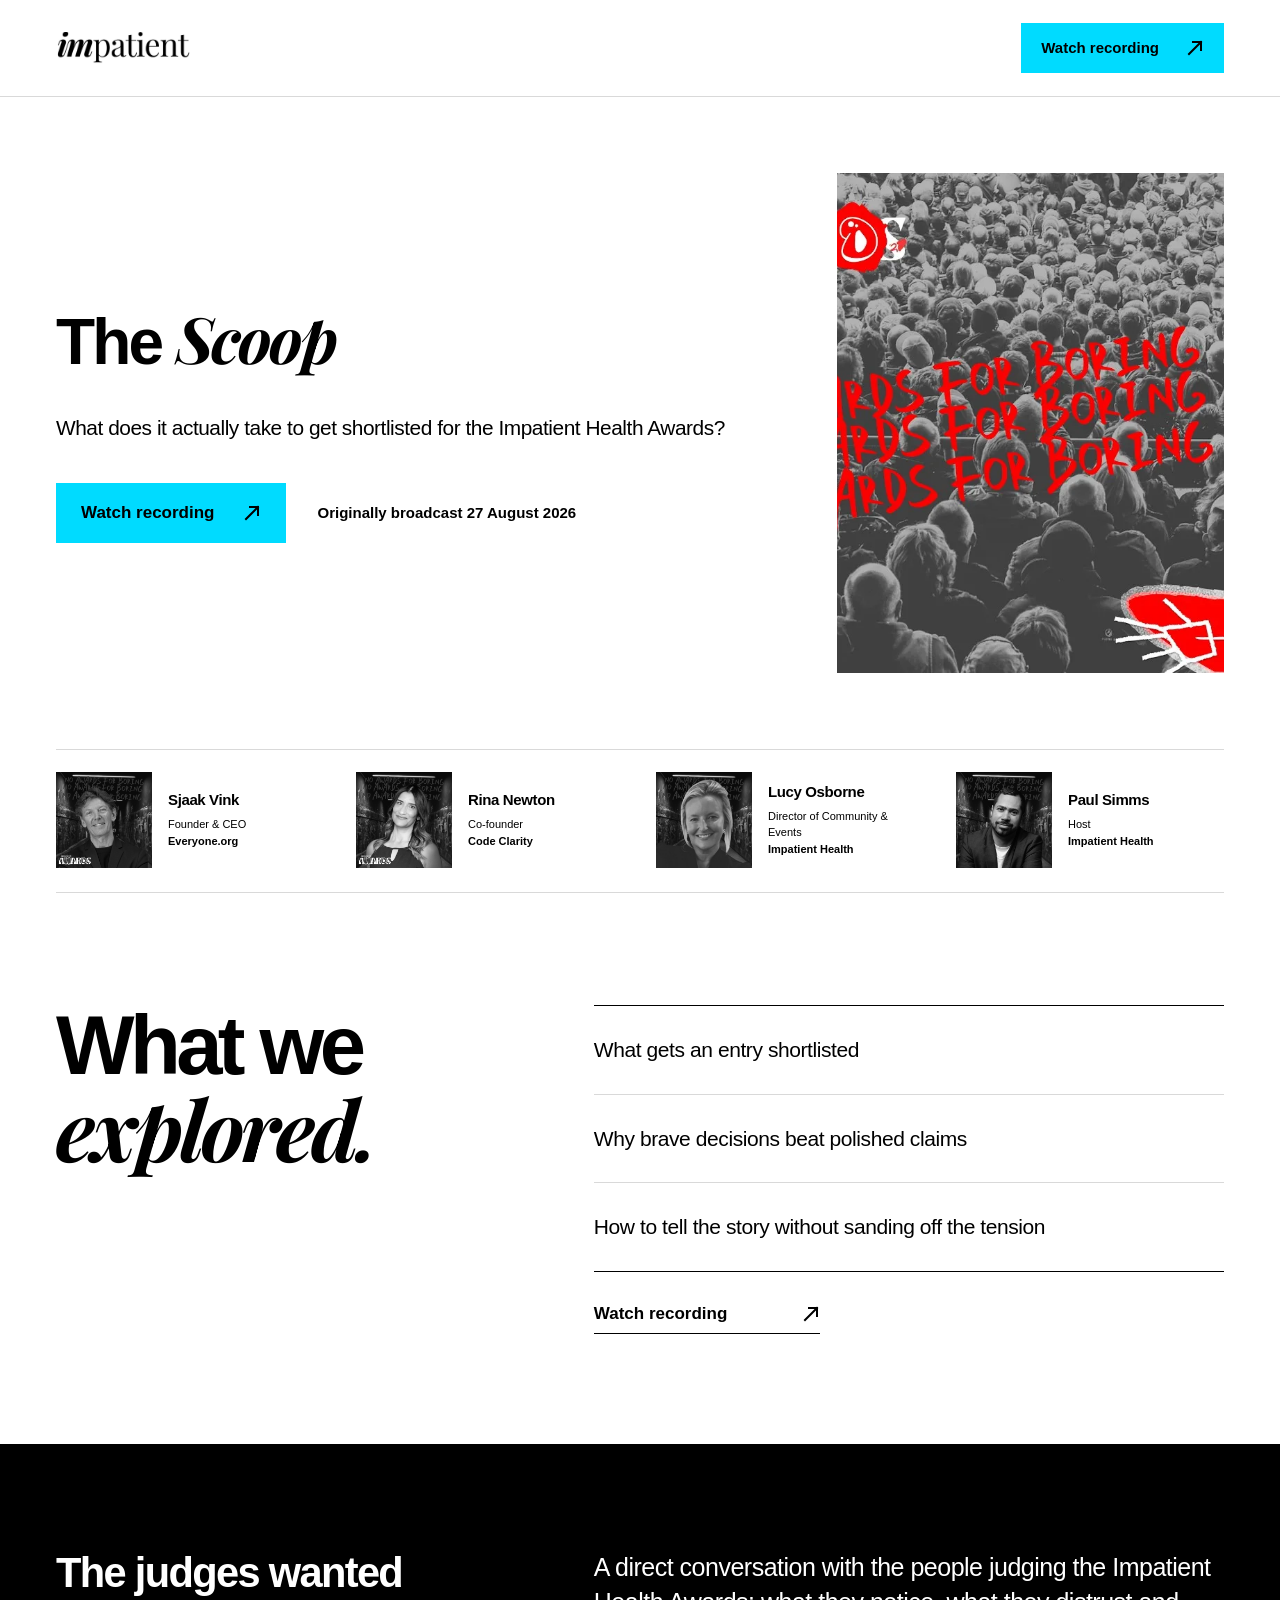
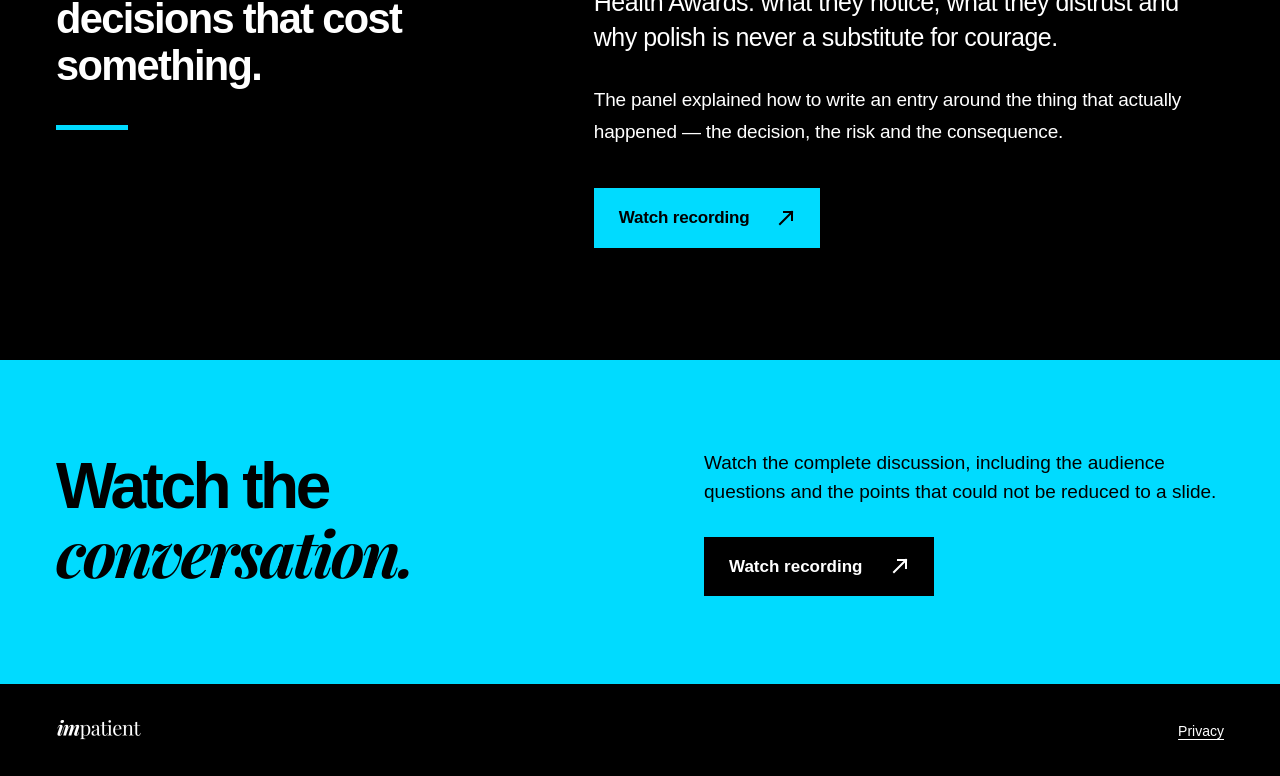
<file: webinar90/index.html>
<!doctype html>
<html lang="en-GB">
<head>
  <meta charset="utf-8">
  <meta name="viewport" content="width=device-width, initial-scale=1">
  <meta name="theme-color" content="#00DBFF">
  <meta name="robots" content="index, follow">
  <title>Impatient Health webinar</title>
  <meta name="description" content="Watch an Impatient Health webinar.">
  <link rel="shortcut icon" type="image/png" href="https://impatient.health/wp-content/themes/impatient/favicon.png">
  <link rel="stylesheet" href="../style.css?v=2">
  <script defer src="../script.js?v=4"></script>
</head>
<body>
  <a class="skip" href="#main">Skip to content</a>

  <header class="site-header">
    <div class="shell header-inner">
      <a class="wordmark" href="https://www.impatient.health/" aria-label="Impatient Health home">
        <img src="../assets/logo-source.png" alt="Impatient" width="600" height="100">
      </a>
      <a class="button button-small recording-link" href="#recording">Watch recording
        <svg class="line-arrow" aria-hidden="true" viewBox="0 0 18 18"><path d="M3 15 15 3M7 3h8v8"></path></svg>
      </a>
    </div>
  </header>

  <main id="main">
    <section class="hero shell" aria-labelledby="event-title">
      <div class="hero-copy">
        <h1 id="event-title"></h1>
        <p class="premise" id="event-premise"></p>
        <div class="hero-action">
          <a class="button recording-link" href="#recording">Watch recording
            <svg class="line-arrow" aria-hidden="true" viewBox="0 0 18 18"><path d="M3 15 15 3M7 3h8v8"></path></svg>
          </a>
          <p class="event-date" id="event-date"></p>
        </div>
      </div>
      <figure class="hero-photograph">
        <img src="https://impatientpaul.github.io/impatient-webinars/assets/heroes/webinar90.webp" alt="Event artwork for The Scoop — Impatient Awards prep webinar" width="1280" height="720" fetchpriority="high">
      </figure>
    </section>

    <section class="people shell" aria-label="The people in the conversation">
      <div class="people-grid" id="speaker-grid"></div>
    </section>

    <section class="discussion shell editorial-grid" aria-labelledby="discussion-title">
      <div class="section-opening">
        <h2 id="discussion-title">What we<br><em>explored.</em></h2>
      </div>
      <div class="discussion-content">
        <ul class="discussion-topics" id="event-topics"></ul>
        <a class="text-link recording-link" href="#recording">Watch recording
          <svg class="line-arrow" aria-hidden="true" viewBox="0 0 18 18"><path d="M3 15 15 3M7 3h8v8"></path></svg>
        </a>
      </div>
    </section>

    <section class="argument" aria-labelledby="summary-title">
      <div class="shell editorial-grid">
        <div class="argument-opening">
          <h2 id="summary-title"></h2>
          <div class="argument-rule" aria-hidden="true"></div>
        </div>
        <div class="prose">
          <div id="event-summary"></div>
          <div class="body-recording">
            <a class="button recording-link" href="#recording">Watch recording
              <svg class="line-arrow" aria-hidden="true" viewBox="0 0 18 18"><path d="M3 15 15 3M7 3h8v8"></path></svg>
            </a>
          </div>
        </div>
      </div>
    </section>

    <section class="closing" id="recording" aria-labelledby="closing-title">
      <div class="shell closing-grid">
        <h2 id="closing-title">Watch the<br><em>conversation.</em></h2>
        <div class="closing-details">
          <p class="closing-copy" id="recording-copy"></p>
          <a class="button button-dark recording-link" href="#recording">Watch recording
            <svg class="line-arrow" aria-hidden="true" viewBox="0 0 18 18"><path d="M3 15 15 3M7 3h8v8"></path></svg>
          </a>
        </div>
      </div>
    </section>
  </main>

  <footer class="site-footer">
    <div class="shell footer-main">
      <a class="wordmark wordmark-footer" href="https://www.impatient.health/" aria-label="Impatient Health home">
        <img src="../assets/logo-source.png" alt="Impatient" width="600" height="100">
      </a>
      <a href="https://www.impatient.health/privacy-policy/">Privacy</a>
    </div>
  </footer>
</body>
</html>
</file>
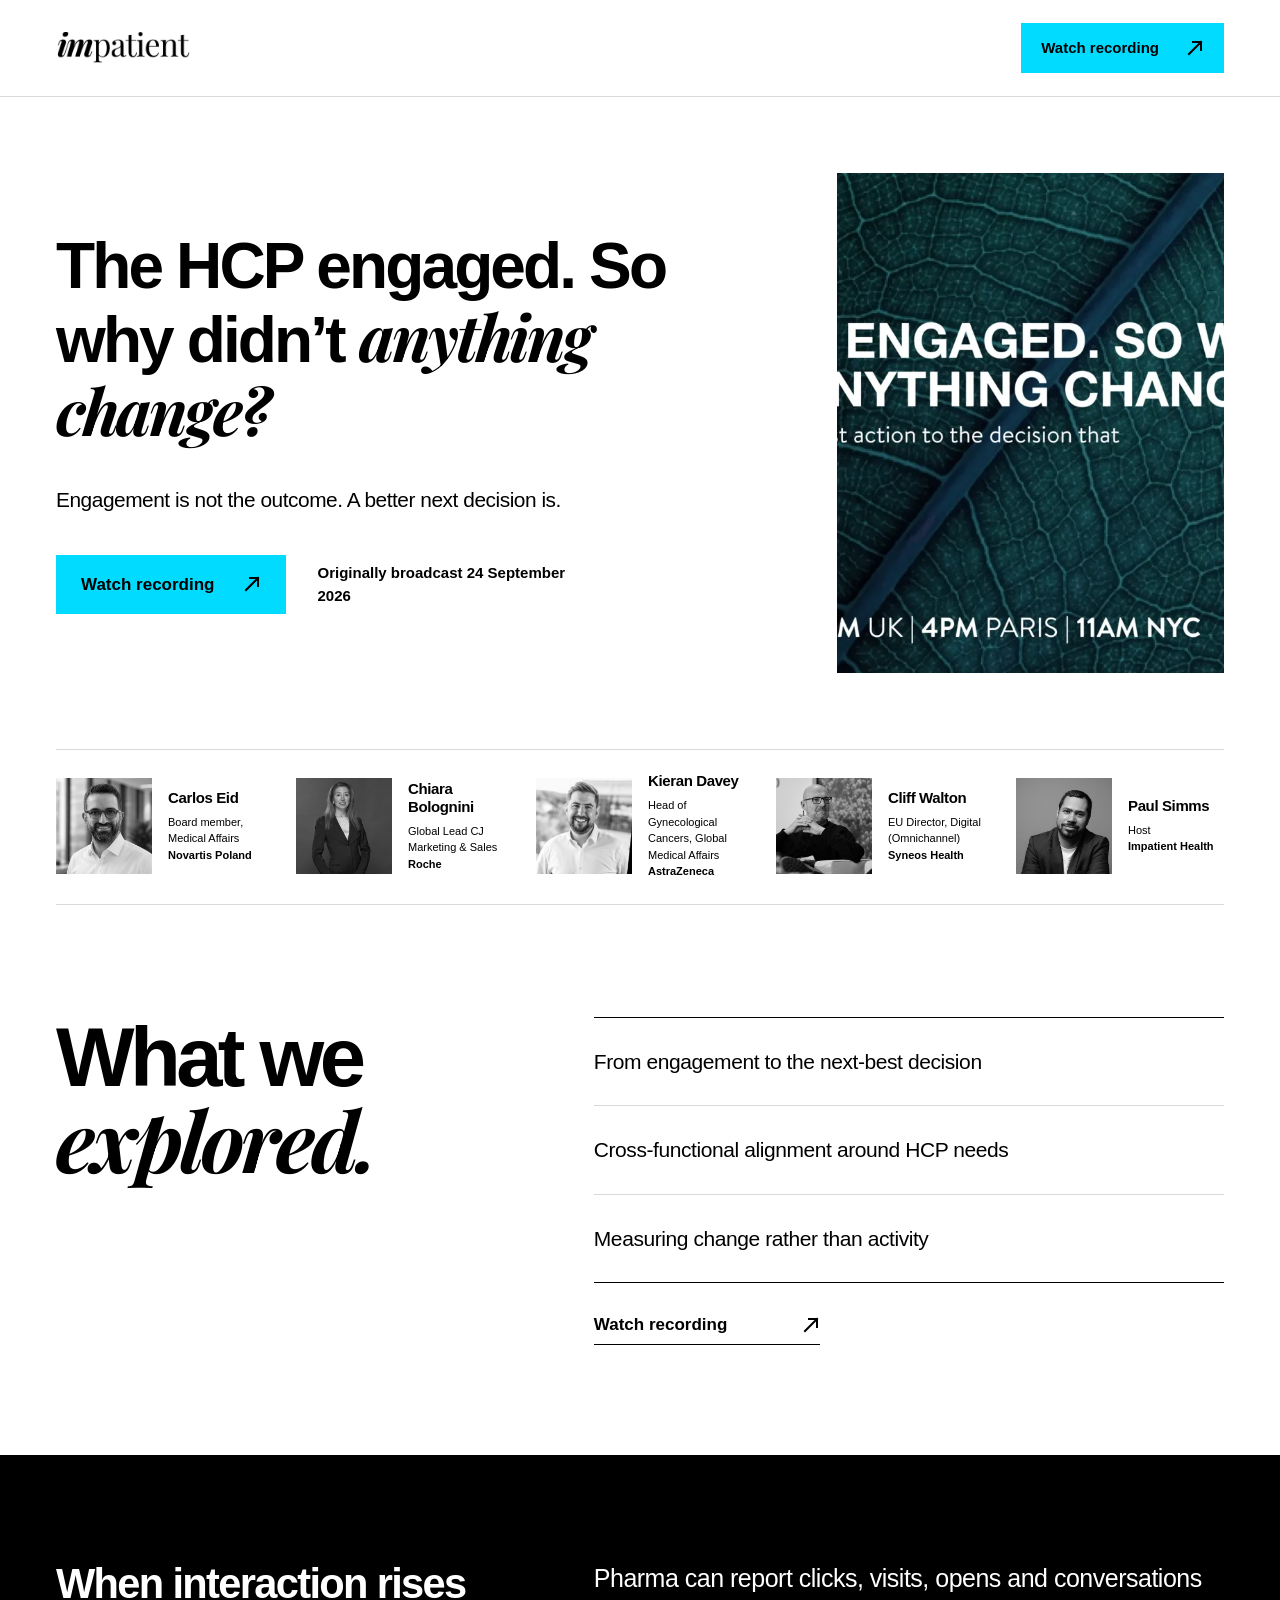
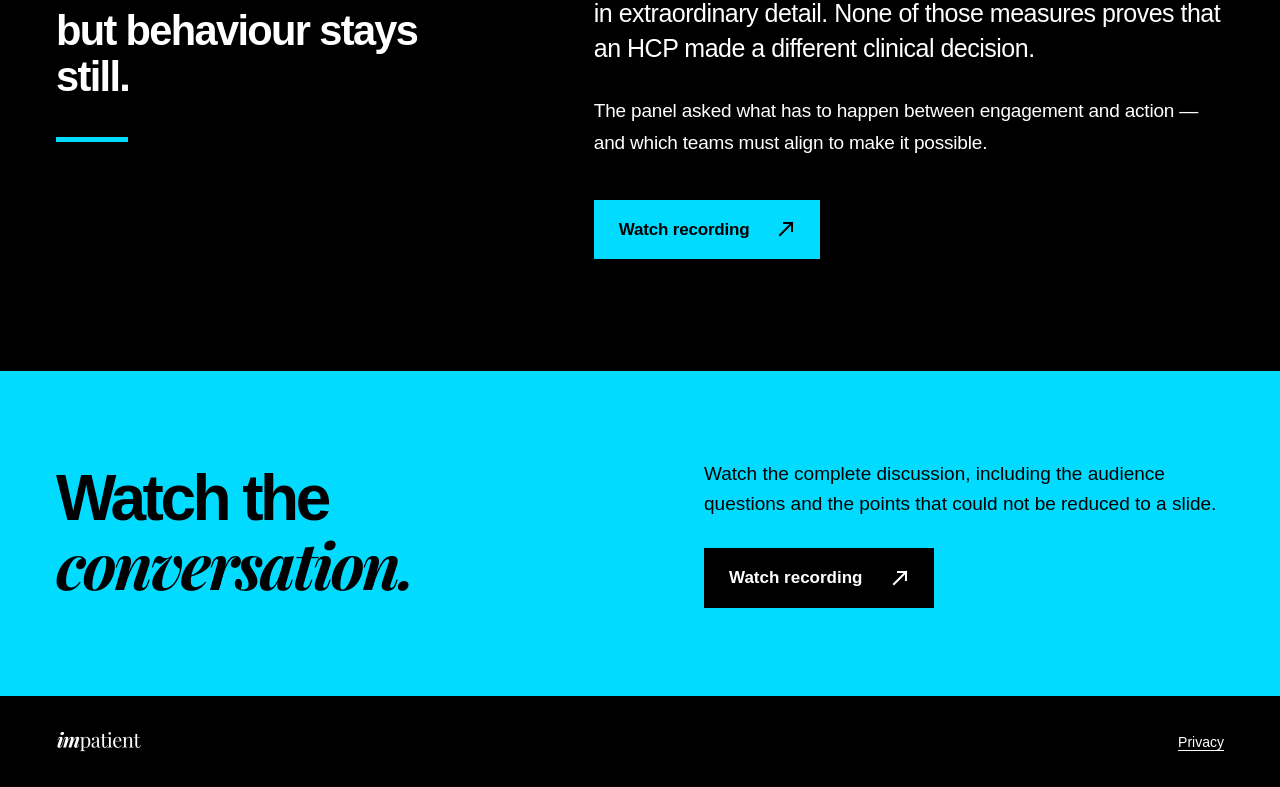
<file: webinar91/index.html>
<!doctype html>
<html lang="en-GB">
<head>
  <meta charset="utf-8">
  <meta name="viewport" content="width=device-width, initial-scale=1">
  <meta name="theme-color" content="#00DBFF">
  <meta name="robots" content="index, follow">
  <title>Impatient Health webinar</title>
  <meta name="description" content="Watch an Impatient Health webinar.">
  <link rel="shortcut icon" type="image/png" href="https://impatient.health/wp-content/themes/impatient/favicon.png">
  <link rel="stylesheet" href="../style.css?v=2">
  <script defer src="../script.js?v=4"></script>
</head>
<body>
  <a class="skip" href="#main">Skip to content</a>

  <header class="site-header">
    <div class="shell header-inner">
      <a class="wordmark" href="https://www.impatient.health/" aria-label="Impatient Health home">
        <img src="../assets/logo-source.png" alt="Impatient" width="600" height="100">
      </a>
      <a class="button button-small recording-link" href="#recording">Watch recording
        <svg class="line-arrow" aria-hidden="true" viewBox="0 0 18 18"><path d="M3 15 15 3M7 3h8v8"></path></svg>
      </a>
    </div>
  </header>

  <main id="main">
    <section class="hero shell" aria-labelledby="event-title">
      <div class="hero-copy">
        <h1 id="event-title"></h1>
        <p class="premise" id="event-premise"></p>
        <div class="hero-action">
          <a class="button recording-link" href="#recording">Watch recording
            <svg class="line-arrow" aria-hidden="true" viewBox="0 0 18 18"><path d="M3 15 15 3M7 3h8v8"></path></svg>
          </a>
          <p class="event-date" id="event-date"></p>
        </div>
      </div>
      <figure class="hero-photograph">
        <img src="https://impatientpaul.github.io/impatient-webinars/assets/heroes/webinar91.webp" alt="Event artwork for The HCP engaged. So why didn’t anything change?" width="1280" height="720" fetchpriority="high">
      </figure>
    </section>

    <section class="people shell" aria-label="The people in the conversation">
      <div class="people-grid" id="speaker-grid"></div>
    </section>

    <section class="discussion shell editorial-grid" aria-labelledby="discussion-title">
      <div class="section-opening">
        <h2 id="discussion-title">What we<br><em>explored.</em></h2>
      </div>
      <div class="discussion-content">
        <ul class="discussion-topics" id="event-topics"></ul>
        <a class="text-link recording-link" href="#recording">Watch recording
          <svg class="line-arrow" aria-hidden="true" viewBox="0 0 18 18"><path d="M3 15 15 3M7 3h8v8"></path></svg>
        </a>
      </div>
    </section>

    <section class="argument" aria-labelledby="summary-title">
      <div class="shell editorial-grid">
        <div class="argument-opening">
          <h2 id="summary-title"></h2>
          <div class="argument-rule" aria-hidden="true"></div>
        </div>
        <div class="prose">
          <div id="event-summary"></div>
          <div class="body-recording">
            <a class="button recording-link" href="#recording">Watch recording
              <svg class="line-arrow" aria-hidden="true" viewBox="0 0 18 18"><path d="M3 15 15 3M7 3h8v8"></path></svg>
            </a>
          </div>
        </div>
      </div>
    </section>

    <section class="closing" id="recording" aria-labelledby="closing-title">
      <div class="shell closing-grid">
        <h2 id="closing-title">Watch the<br><em>conversation.</em></h2>
        <div class="closing-details">
          <p class="closing-copy" id="recording-copy"></p>
          <a class="button button-dark recording-link" href="#recording">Watch recording
            <svg class="line-arrow" aria-hidden="true" viewBox="0 0 18 18"><path d="M3 15 15 3M7 3h8v8"></path></svg>
          </a>
        </div>
      </div>
    </section>
  </main>

  <footer class="site-footer">
    <div class="shell footer-main">
      <a class="wordmark wordmark-footer" href="https://www.impatient.health/" aria-label="Impatient Health home">
        <img src="../assets/logo-source.png" alt="Impatient" width="600" height="100">
      </a>
      <a href="https://www.impatient.health/privacy-policy/">Privacy</a>
    </div>
  </footer>
</body>
</html>
</file>
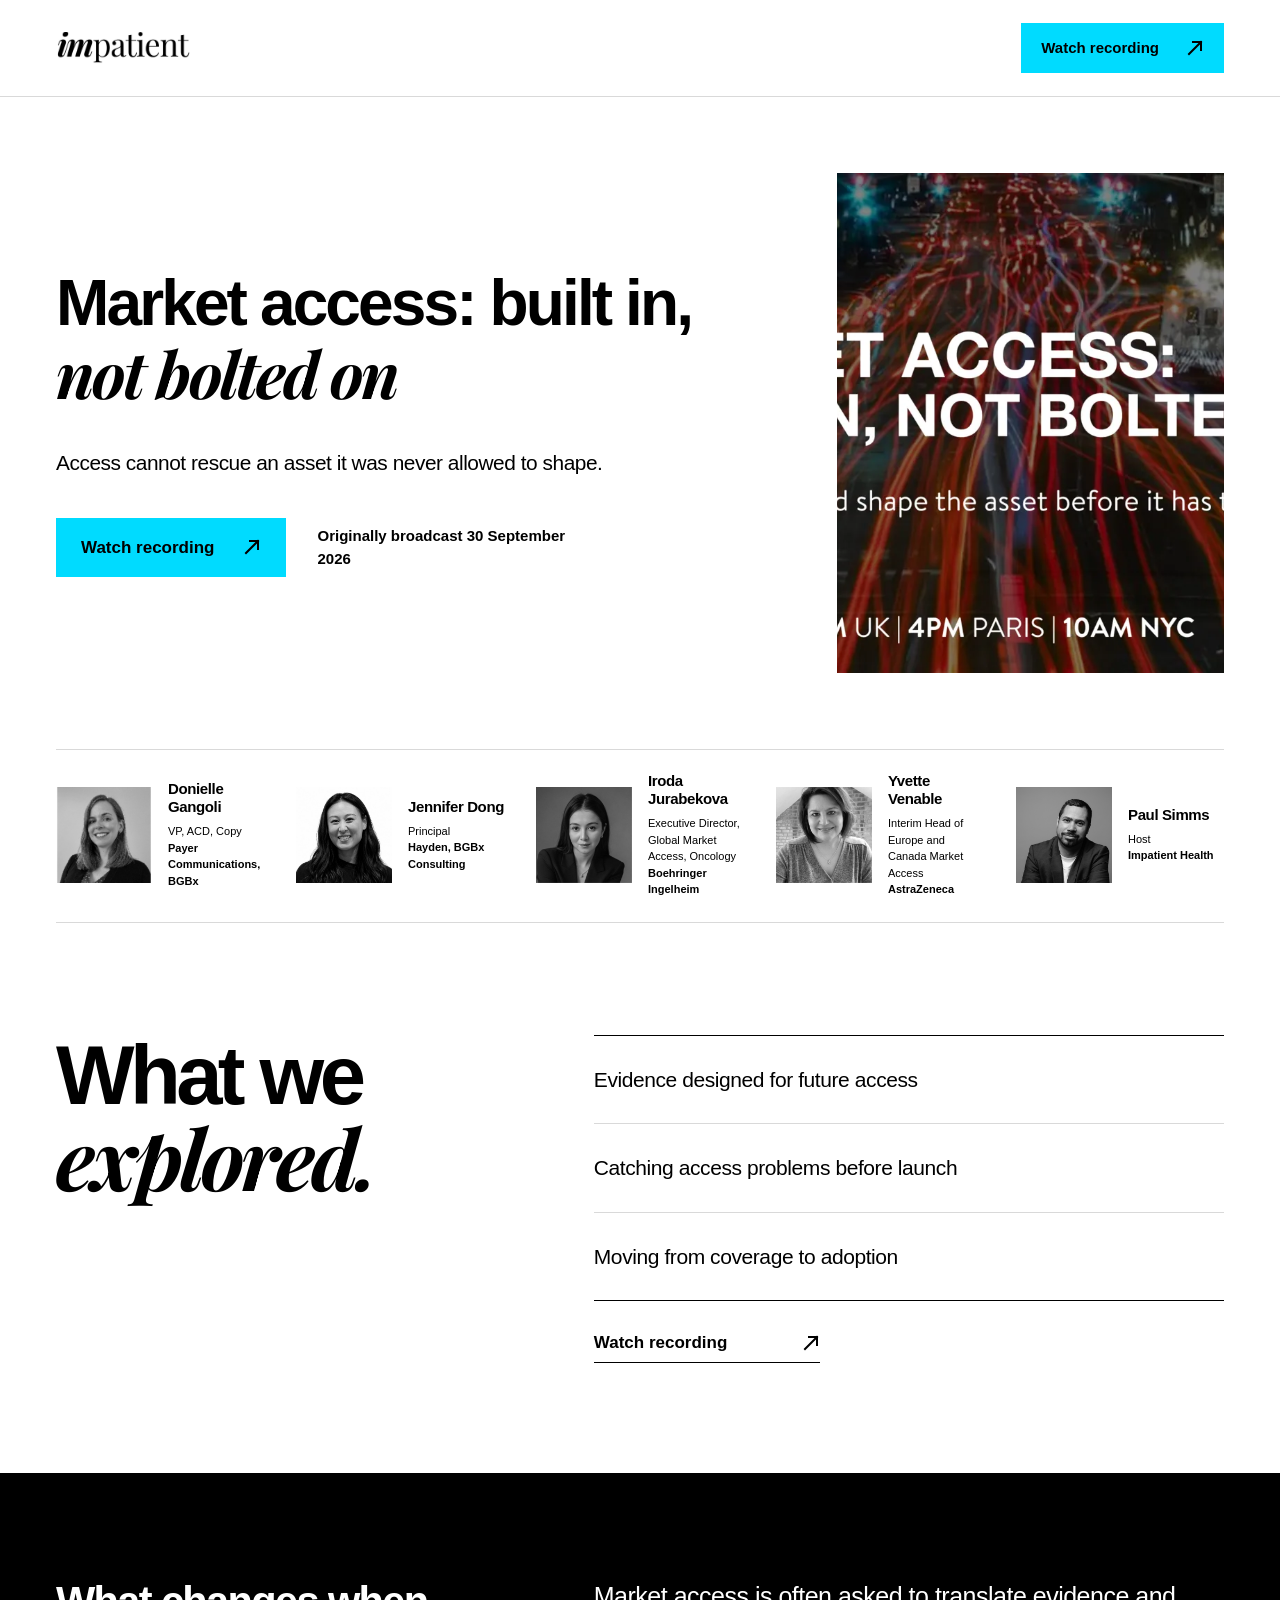
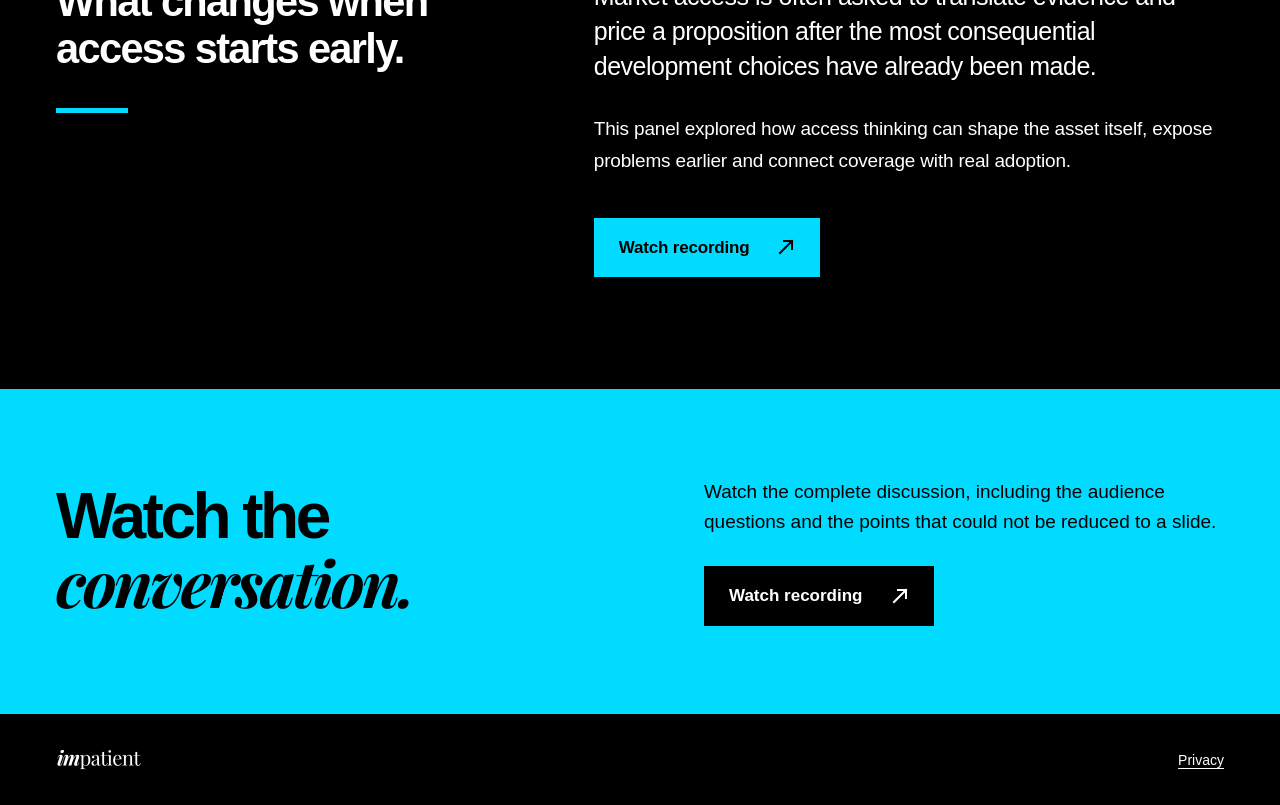
<file: webinar92/index.html>
<!doctype html>
<html lang="en-GB">
<head>
  <meta charset="utf-8">
  <meta name="viewport" content="width=device-width, initial-scale=1">
  <meta name="theme-color" content="#00DBFF">
  <meta name="robots" content="index, follow">
  <title>Impatient Health webinar</title>
  <meta name="description" content="Watch an Impatient Health webinar.">
  <link rel="shortcut icon" type="image/png" href="https://impatient.health/wp-content/themes/impatient/favicon.png">
  <link rel="stylesheet" href="../style.css?v=2">
  <script defer src="../script.js?v=4"></script>
</head>
<body>
  <a class="skip" href="#main">Skip to content</a>

  <header class="site-header">
    <div class="shell header-inner">
      <a class="wordmark" href="https://www.impatient.health/" aria-label="Impatient Health home">
        <img src="../assets/logo-source.png" alt="Impatient" width="600" height="100">
      </a>
      <a class="button button-small recording-link" href="#recording">Watch recording
        <svg class="line-arrow" aria-hidden="true" viewBox="0 0 18 18"><path d="M3 15 15 3M7 3h8v8"></path></svg>
      </a>
    </div>
  </header>

  <main id="main">
    <section class="hero shell" aria-labelledby="event-title">
      <div class="hero-copy">
        <h1 id="event-title"></h1>
        <p class="premise" id="event-premise"></p>
        <div class="hero-action">
          <a class="button recording-link" href="#recording">Watch recording
            <svg class="line-arrow" aria-hidden="true" viewBox="0 0 18 18"><path d="M3 15 15 3M7 3h8v8"></path></svg>
          </a>
          <p class="event-date" id="event-date"></p>
        </div>
      </div>
      <figure class="hero-photograph">
        <img src="https://impatientpaul.github.io/impatient-webinars/assets/heroes/webinar92.webp" alt="Event artwork for Market access: built in, not bolted on" width="1280" height="720" fetchpriority="high">
      </figure>
    </section>

    <section class="people shell" aria-label="The people in the conversation">
      <div class="people-grid" id="speaker-grid"></div>
    </section>

    <section class="discussion shell editorial-grid" aria-labelledby="discussion-title">
      <div class="section-opening">
        <h2 id="discussion-title">What we<br><em>explored.</em></h2>
      </div>
      <div class="discussion-content">
        <ul class="discussion-topics" id="event-topics"></ul>
        <a class="text-link recording-link" href="#recording">Watch recording
          <svg class="line-arrow" aria-hidden="true" viewBox="0 0 18 18"><path d="M3 15 15 3M7 3h8v8"></path></svg>
        </a>
      </div>
    </section>

    <section class="argument" aria-labelledby="summary-title">
      <div class="shell editorial-grid">
        <div class="argument-opening">
          <h2 id="summary-title"></h2>
          <div class="argument-rule" aria-hidden="true"></div>
        </div>
        <div class="prose">
          <div id="event-summary"></div>
          <div class="body-recording">
            <a class="button recording-link" href="#recording">Watch recording
              <svg class="line-arrow" aria-hidden="true" viewBox="0 0 18 18"><path d="M3 15 15 3M7 3h8v8"></path></svg>
            </a>
          </div>
        </div>
      </div>
    </section>

    <section class="closing" id="recording" aria-labelledby="closing-title">
      <div class="shell closing-grid">
        <h2 id="closing-title">Watch the<br><em>conversation.</em></h2>
        <div class="closing-details">
          <p class="closing-copy" id="recording-copy"></p>
          <a class="button button-dark recording-link" href="#recording">Watch recording
            <svg class="line-arrow" aria-hidden="true" viewBox="0 0 18 18"><path d="M3 15 15 3M7 3h8v8"></path></svg>
          </a>
        </div>
      </div>
    </section>
  </main>

  <footer class="site-footer">
    <div class="shell footer-main">
      <a class="wordmark wordmark-footer" href="https://www.impatient.health/" aria-label="Impatient Health home">
        <img src="../assets/logo-source.png" alt="Impatient" width="600" height="100">
      </a>
      <a href="https://www.impatient.health/privacy-policy/">Privacy</a>
    </div>
  </footer>
</body>
</html>
</file>
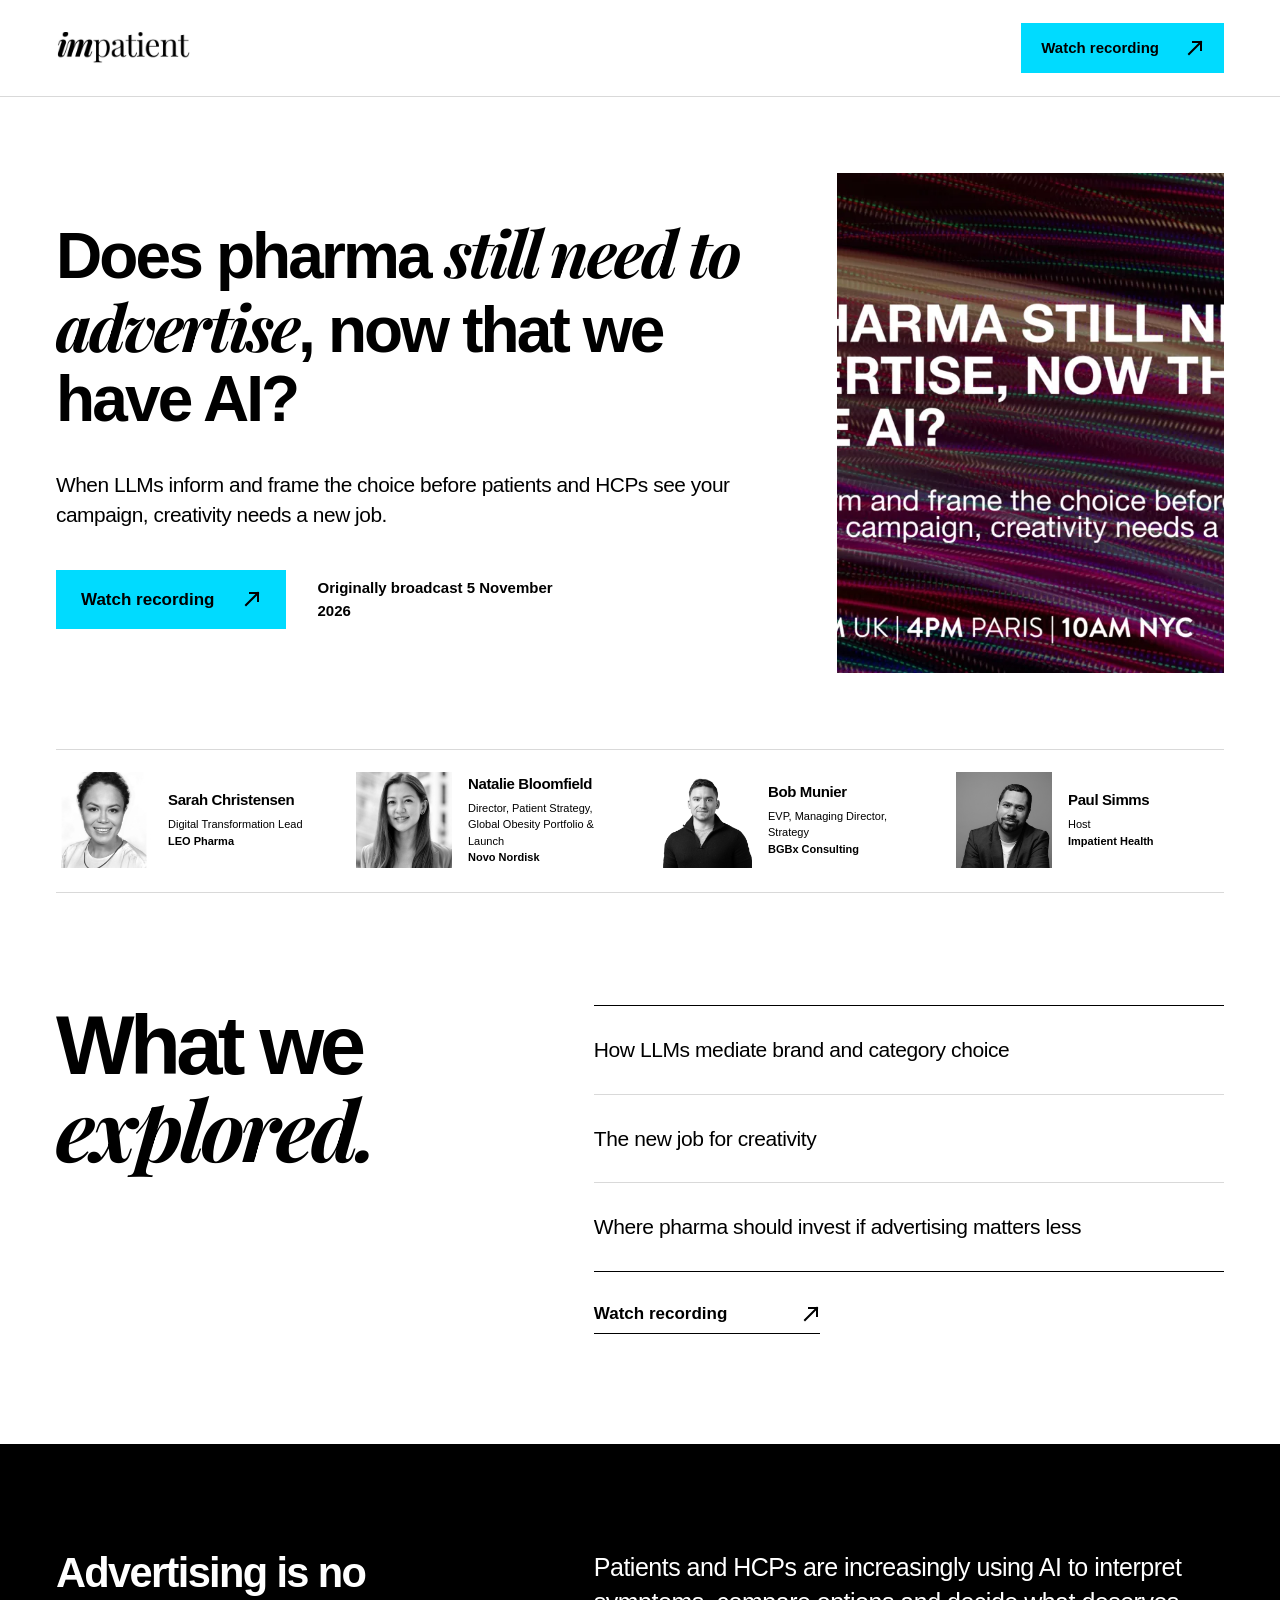
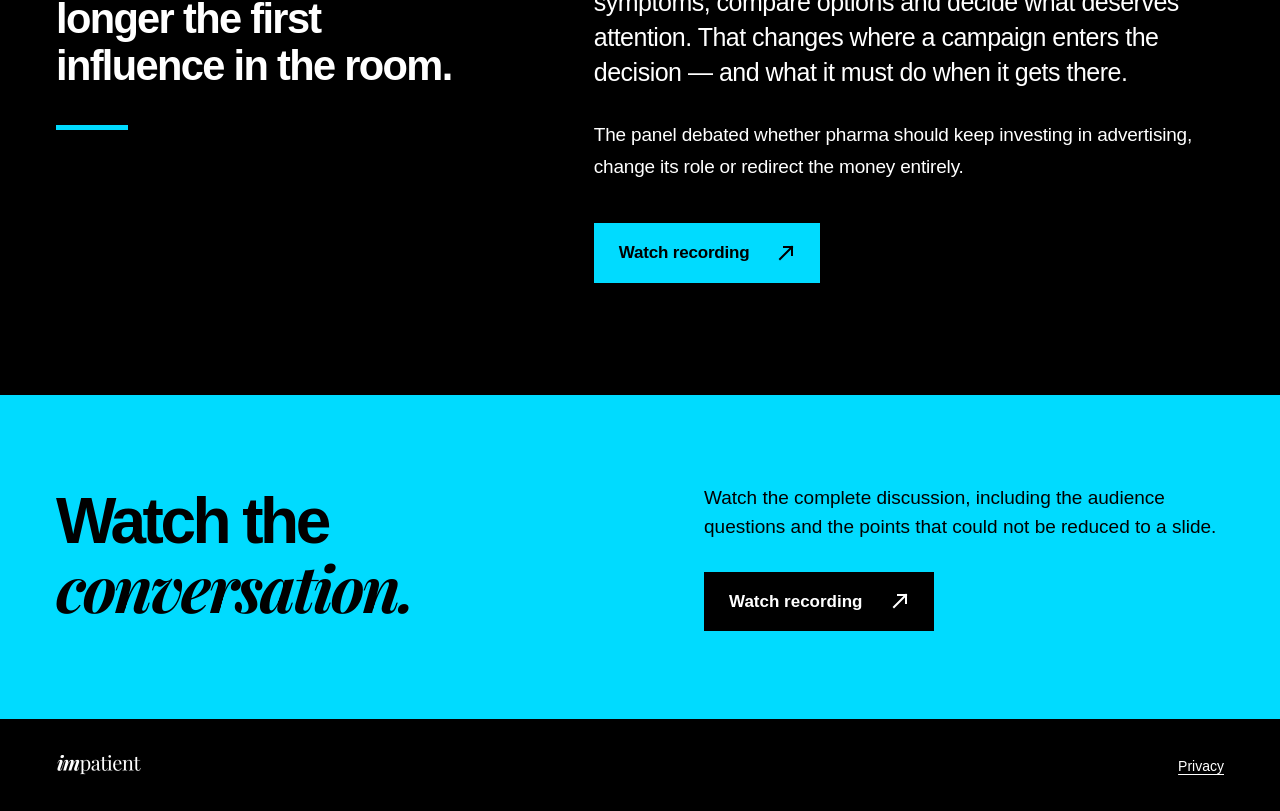
<file: webinar93/index.html>
<!doctype html>
<html lang="en-GB">
<head>
  <meta charset="utf-8">
  <meta name="viewport" content="width=device-width, initial-scale=1">
  <meta name="theme-color" content="#00DBFF">
  <meta name="robots" content="index, follow">
  <title>Impatient Health webinar</title>
  <meta name="description" content="Watch an Impatient Health webinar.">
  <link rel="shortcut icon" type="image/png" href="https://impatient.health/wp-content/themes/impatient/favicon.png">
  <link rel="stylesheet" href="../style.css?v=2">
  <script defer src="../script.js?v=4"></script>
</head>
<body>
  <a class="skip" href="#main">Skip to content</a>

  <header class="site-header">
    <div class="shell header-inner">
      <a class="wordmark" href="https://www.impatient.health/" aria-label="Impatient Health home">
        <img src="../assets/logo-source.png" alt="Impatient" width="600" height="100">
      </a>
      <a class="button button-small recording-link" href="#recording">Watch recording
        <svg class="line-arrow" aria-hidden="true" viewBox="0 0 18 18"><path d="M3 15 15 3M7 3h8v8"></path></svg>
      </a>
    </div>
  </header>

  <main id="main">
    <section class="hero shell" aria-labelledby="event-title">
      <div class="hero-copy">
        <h1 id="event-title"></h1>
        <p class="premise" id="event-premise"></p>
        <div class="hero-action">
          <a class="button recording-link" href="#recording">Watch recording
            <svg class="line-arrow" aria-hidden="true" viewBox="0 0 18 18"><path d="M3 15 15 3M7 3h8v8"></path></svg>
          </a>
          <p class="event-date" id="event-date"></p>
        </div>
      </div>
      <figure class="hero-photograph">
        <img src="https://impatientpaul.github.io/impatient-webinars/assets/heroes/webinar93.webp" alt="Event artwork for Does pharma still need to advertise, now that we have AI?" width="1280" height="720" fetchpriority="high">
      </figure>
    </section>

    <section class="people shell" aria-label="The people in the conversation">
      <div class="people-grid" id="speaker-grid"></div>
    </section>

    <section class="discussion shell editorial-grid" aria-labelledby="discussion-title">
      <div class="section-opening">
        <h2 id="discussion-title">What we<br><em>explored.</em></h2>
      </div>
      <div class="discussion-content">
        <ul class="discussion-topics" id="event-topics"></ul>
        <a class="text-link recording-link" href="#recording">Watch recording
          <svg class="line-arrow" aria-hidden="true" viewBox="0 0 18 18"><path d="M3 15 15 3M7 3h8v8"></path></svg>
        </a>
      </div>
    </section>

    <section class="argument" aria-labelledby="summary-title">
      <div class="shell editorial-grid">
        <div class="argument-opening">
          <h2 id="summary-title"></h2>
          <div class="argument-rule" aria-hidden="true"></div>
        </div>
        <div class="prose">
          <div id="event-summary"></div>
          <div class="body-recording">
            <a class="button recording-link" href="#recording">Watch recording
              <svg class="line-arrow" aria-hidden="true" viewBox="0 0 18 18"><path d="M3 15 15 3M7 3h8v8"></path></svg>
            </a>
          </div>
        </div>
      </div>
    </section>

    <section class="closing" id="recording" aria-labelledby="closing-title">
      <div class="shell closing-grid">
        <h2 id="closing-title">Watch the<br><em>conversation.</em></h2>
        <div class="closing-details">
          <p class="closing-copy" id="recording-copy"></p>
          <a class="button button-dark recording-link" href="#recording">Watch recording
            <svg class="line-arrow" aria-hidden="true" viewBox="0 0 18 18"><path d="M3 15 15 3M7 3h8v8"></path></svg>
          </a>
        </div>
      </div>
    </section>
  </main>

  <footer class="site-footer">
    <div class="shell footer-main">
      <a class="wordmark wordmark-footer" href="https://www.impatient.health/" aria-label="Impatient Health home">
        <img src="../assets/logo-source.png" alt="Impatient" width="600" height="100">
      </a>
      <a href="https://www.impatient.health/privacy-policy/">Privacy</a>
    </div>
  </footer>
</body>
</html>
</file>
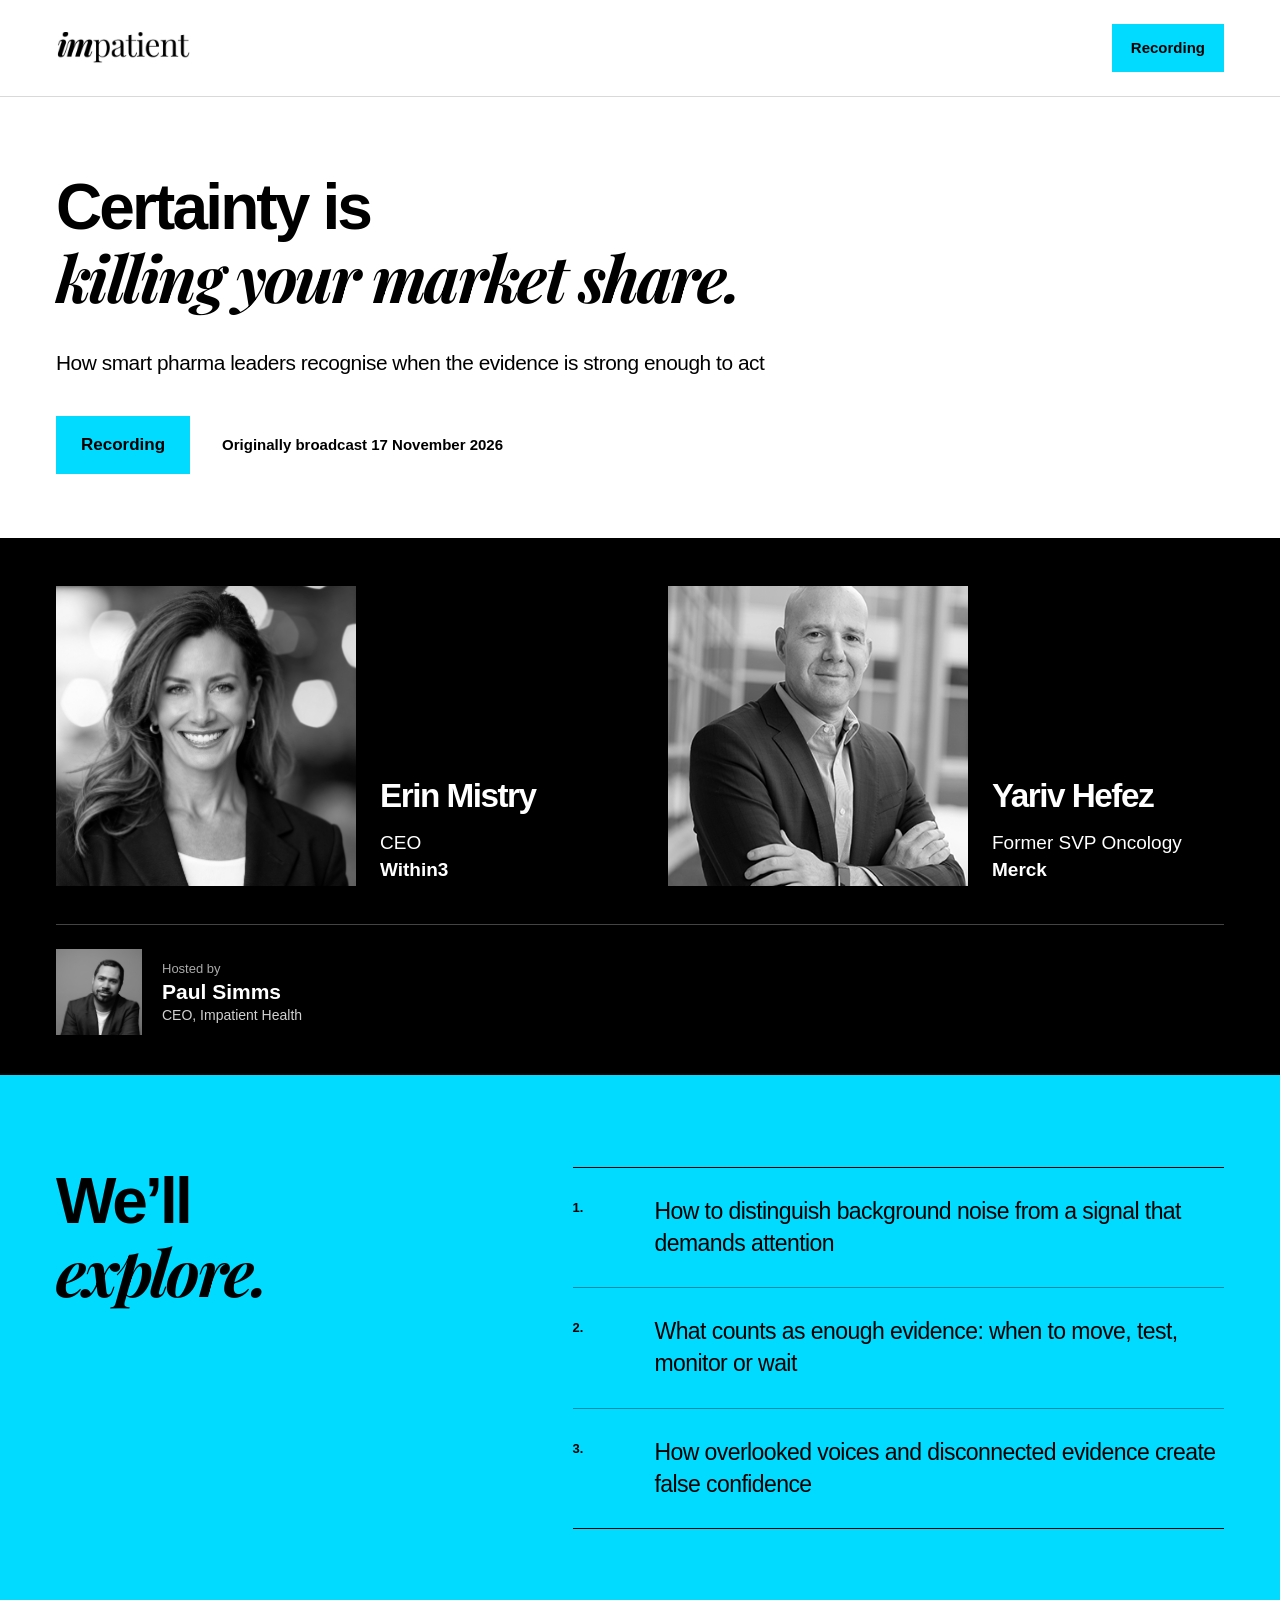
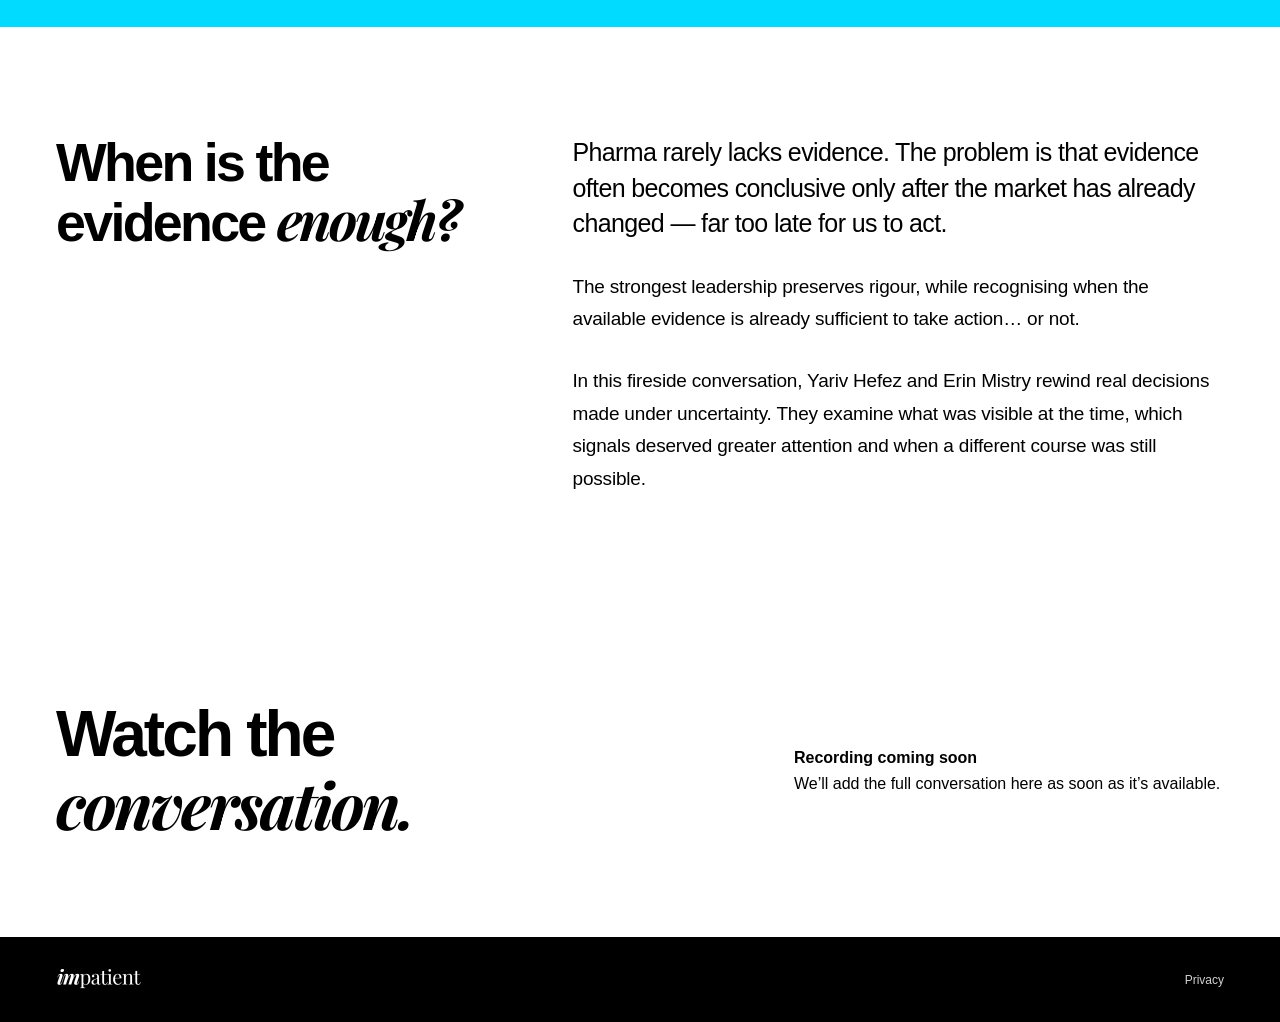
<file: webinar94/index.html>
<!doctype html>
<html lang="en-GB">
<head>
  <meta charset="utf-8">
  <meta name="viewport" content="width=device-width, initial-scale=1">
  <meta name="robots" content="index, follow">
  <meta name="theme-color" content="#00dbff">
  <title>Certainty is killing your market share — Impatient</title>
  <meta name="description" content="A fireside conversation with Erin Mistry and Yariv Hefez about recognising when the evidence is strong enough to act.">
  <link rel="shortcut icon" type="image/png" href="https://impatient.health/wp-content/themes/impatient/favicon.png">
  <link rel="stylesheet" href="style.css?v=1">
</head>
<body>
  <a class="skip-link" href="#main">Skip to content</a>
  <header class="site-header">
    <div class="shell header-inner">
      <a class="wordmark" href="https://www.impatient.health/" aria-label="Impatient Health home"><img src="assets/logo-source.png" alt="Impatient" width="600" height="100"></a>
      <a class="button button-small" href="#recording">Recording</a>
    </div>
  </header>

  <main id="main">
    <section class="hero shell" aria-labelledby="event-title">
      <h1 id="event-title">Certainty is<br><em>killing your market share.</em></h1>
      <p class="hero-premise">How smart pharma leaders recognise when the evidence is strong enough to act</p>
      <div class="hero-meta">
        <a class="button" href="#recording">Recording</a>
        <div class="event-time"><p><strong>Originally broadcast 17 November 2026</strong></p></div>
      </div>
    </section>

    <section class="guests" aria-label="Featured guests">
      <div class="shell guest-grid">
        <article class="guest guest-erin">
          <div class="portrait"><img src="assets/erin-enhanced.jpg" alt="Erin Mistry" width="1254" height="1254"></div>
          <div class="guest-details"><h2>Erin Mistry</h2><p>CEO<br><strong>Within3</strong></p></div>
        </article>
        <article class="guest guest-yariv">
          <div class="portrait"><img src="assets/yariv.jpg" alt="Yariv Hefez" width="450" height="570"></div>
          <div class="guest-details"><h2>Yariv Hefez</h2><p>Former SVP Oncology<br><strong>Merck</strong></p></div>
        </article>
      </div>
      <div class="shell host">
        <img src="assets/paul.png" alt="Paul Simms" width="360" height="360">
        <div><p class="host-label">Hosted by</p><h2>Paul Simms</h2><p>CEO, Impatient Health</p></div>
      </div>
    </section>

    <section class="questions" aria-labelledby="questions-title">
      <div class="shell editorial-grid">
        <h2 id="questions-title">We’ll<br><em>explore.</em></h2>
        <ol>
          <li><span>1.</span><p>How to distinguish background noise from a signal that demands attention</p></li>
          <li><span>2.</span><p>What counts as enough evidence: when to move, test, monitor or wait</p></li>
          <li><span>3.</span><p>How overlooked voices and disconnected evidence create false confidence</p></li>
        </ol>
      </div>
    </section>

    <section class="argument shell editorial-grid" aria-labelledby="argument-title">
      <h2 id="argument-title">When is the evidence <em>enough?</em></h2>
      <div class="prose">
        <p class="lead">Pharma rarely lacks evidence. The problem is that evidence often becomes conclusive only after the market has already changed — far too late for us to act.</p>
        <p>The strongest leadership preserves rigour, while recognising when the available evidence is already sufficient to take action… or not.</p>
        <p>In this fireside conversation, Yariv Hefez and Erin Mistry rewind real decisions made under uncertainty. They examine what was visible at the time, which signals deserved greater attention and when a different course was still possible.</p>
      </div>
    </section>

    <section class="closing" id="recording" aria-labelledby="closing-title">
      <div class="shell closing-grid">
        <h2 id="closing-title">Watch the<br><em>conversation.</em></h2>
        <div class="closing-action">
          <p><strong>Recording coming soon</strong><br>We’ll add the full conversation here as soon as it’s available.</p>
        </div>
      </div>
    </section>
  </main>

  <footer class="site-footer"><div class="shell footer-inner"><a class="wordmark wordmark-footer" href="https://www.impatient.health/" aria-label="Impatient Health home"><img src="assets/logo-source.png" alt="Impatient" width="600" height="100"></a><a href="https://www.impatient.health/privacy-policy/">Privacy</a></div></footer>
</body>
</html>
</file>
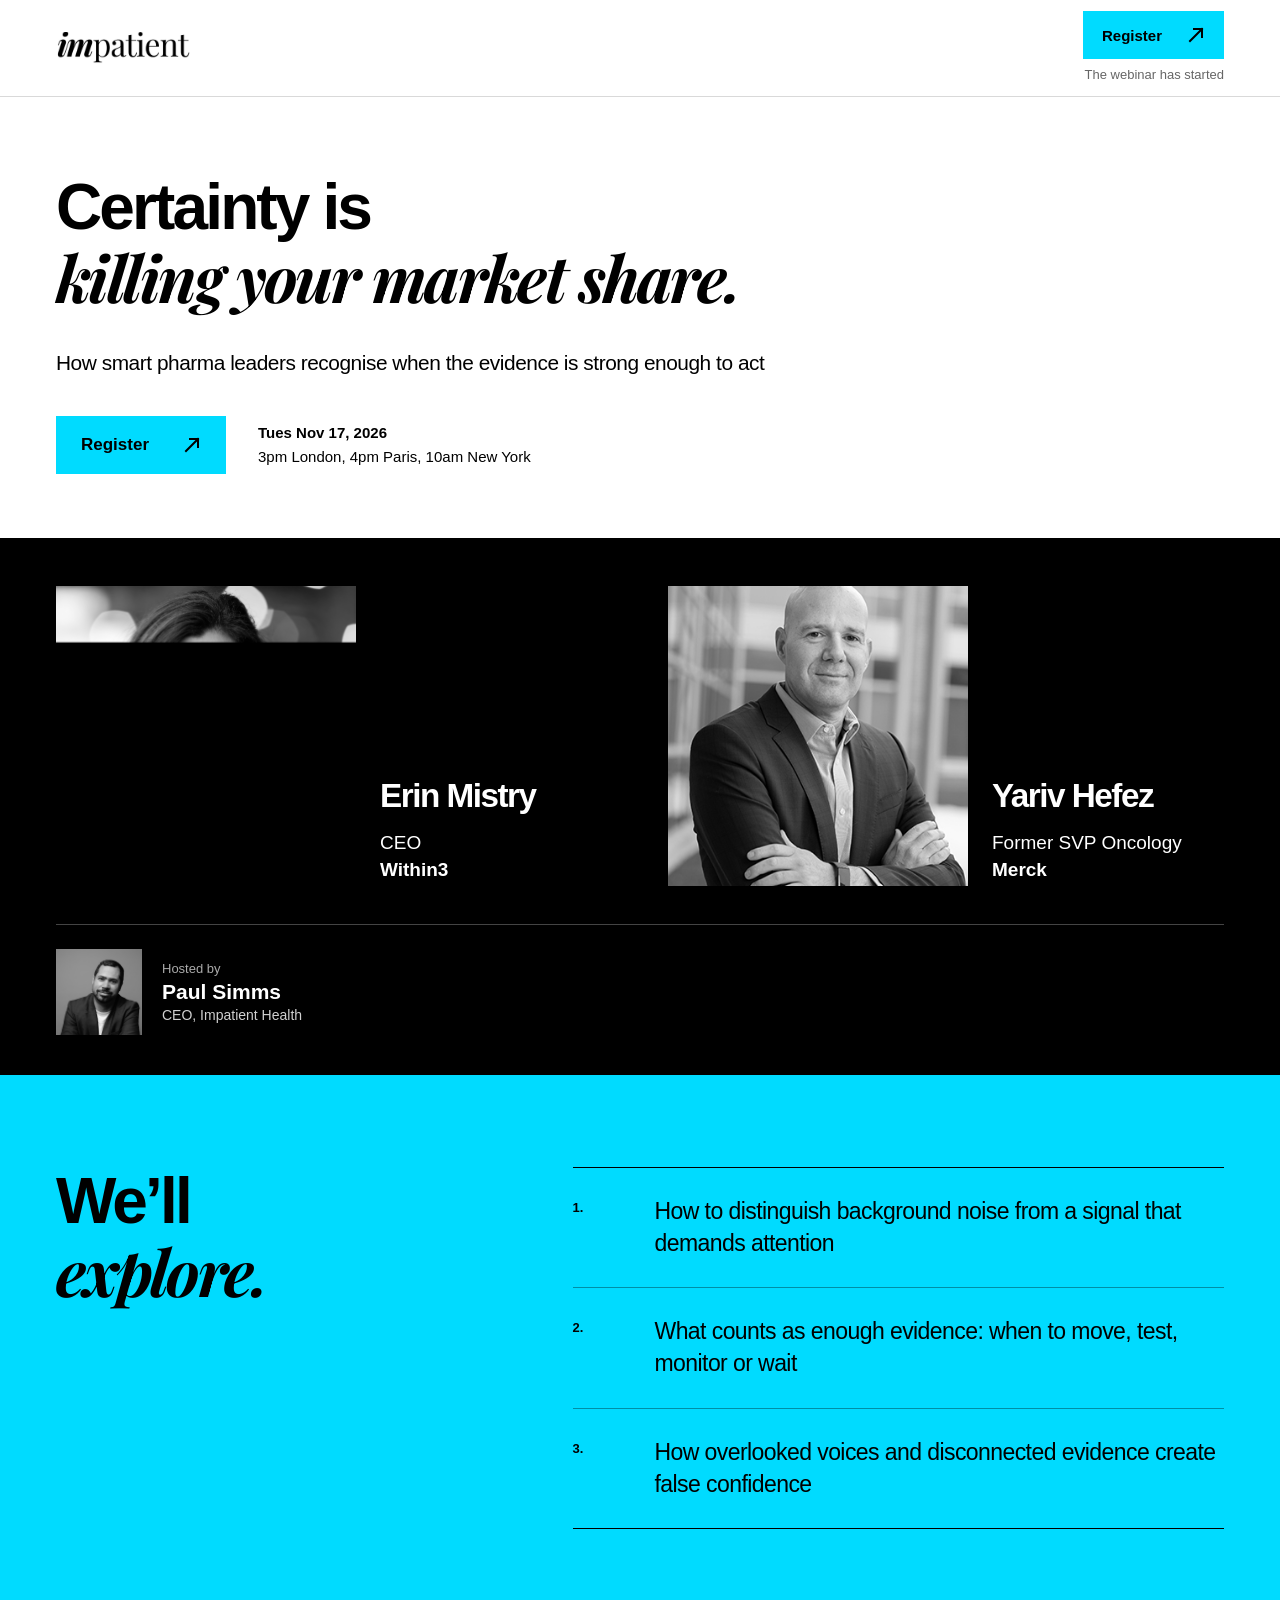
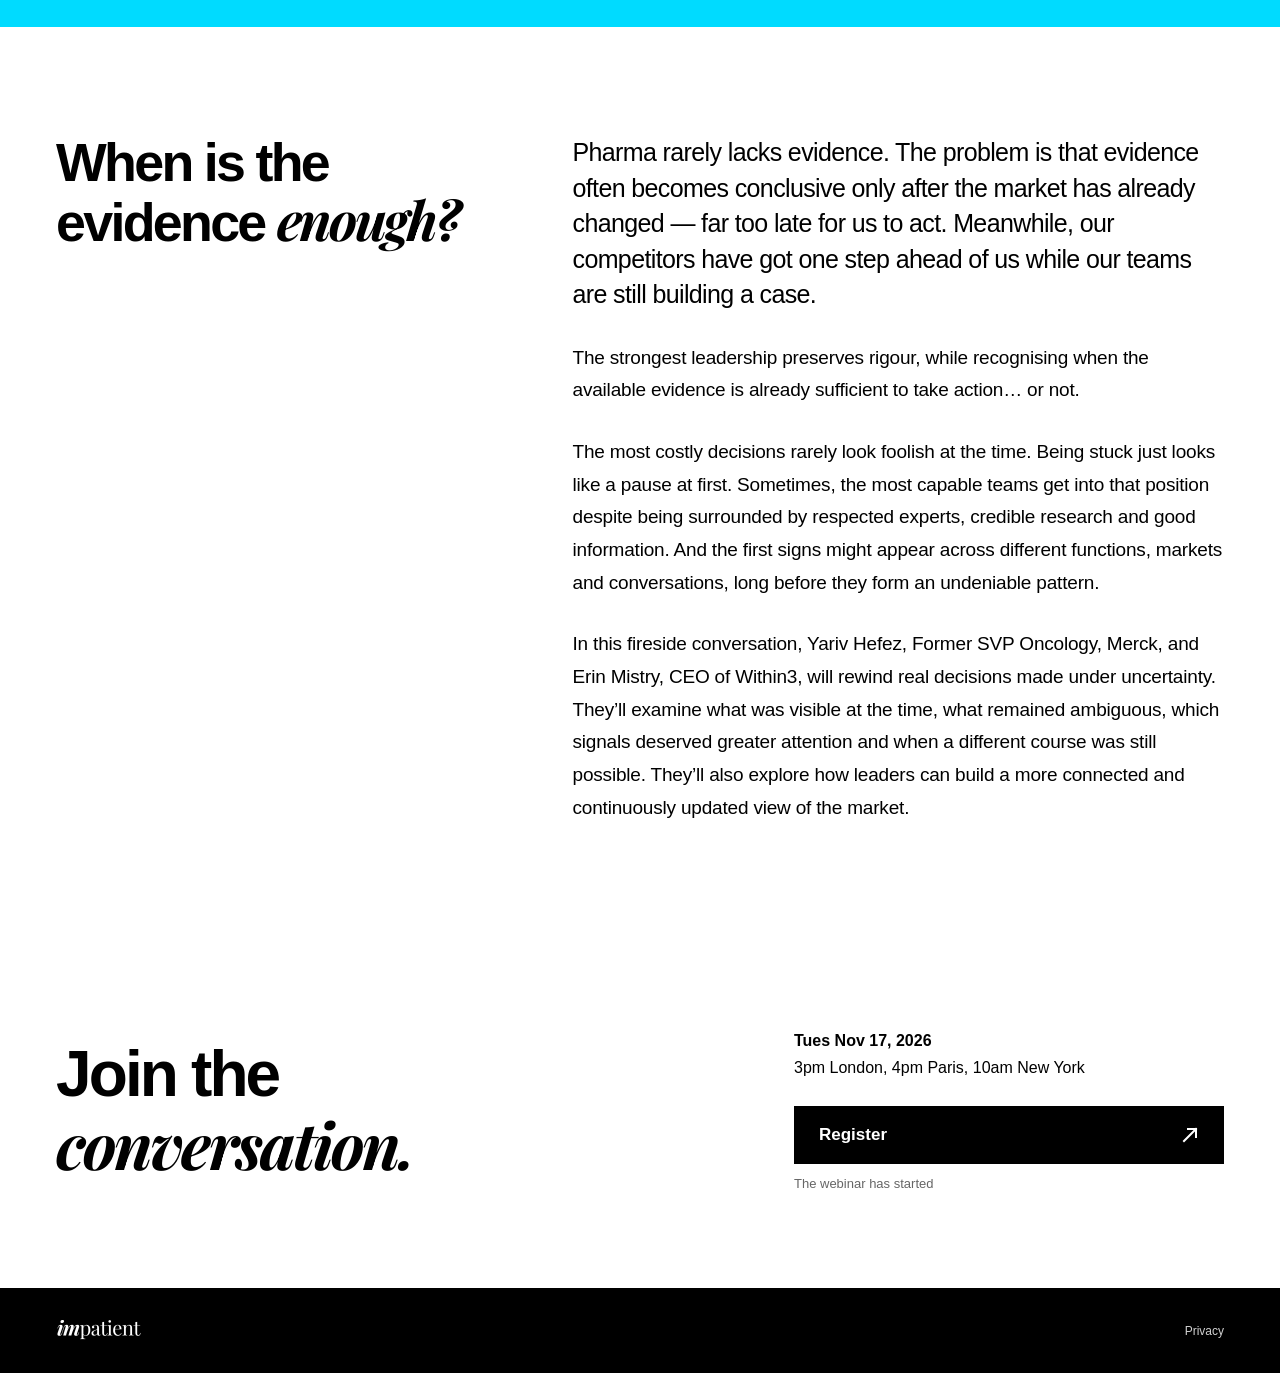
<file: templates/fireside/index.html>
<!doctype html>
<html lang="en-GB">
<head>
  <meta charset="utf-8">
  <meta name="viewport" content="width=device-width, initial-scale=1">
  <meta name="robots" content="noindex, nofollow">
  <meta name="theme-color" content="#00dbff">
  <title>Certainty is killing your market share — Impatient</title>
  <meta name="description" content="A fireside conversation with Erin Mistry and Yariv Hefez about recognising when the evidence is strong enough to act.">
  <link rel="shortcut icon" type="image/png" href="https://impatient.health/wp-content/themes/impatient/favicon.png">
  <link rel="stylesheet" href="style.css">
  <script defer src="event-config.js"></script>
  <script defer src="script.js"></script>
</head>
<body>
  <a class="skip-link" href="#main">Skip to content</a>

  <header class="site-header">
    <div class="shell header-inner">
      <a class="wordmark" href="#" aria-label="Impatient — back to the top">
        <img src="assets/logo-source.png" alt="Impatient" width="600" height="100">
      </a>
      <div class="header-registration">
        <button class="button button-small js-register" type="button">
          Register
          <svg class="line-arrow" aria-hidden="true" viewBox="0 0 18 18" focusable="false"><path d="M3 15 15 3M7 3h8v8"></path></svg>
        </button>
        <p class="countdown" data-countdown data-start="2026-11-17T15:00:00Z" role="timer" aria-label="Fireside-chat countdown" aria-live="off" hidden>
          <span>Starts in</span>
          <strong data-countdown-value></strong>
        </p>
      </div>
    </div>
  </header>

  <main id="main">
    <section class="hero shell" aria-labelledby="event-title">
      <h1 id="event-title">Certainty is<br><em>killing your market share.</em></h1>
      <p class="hero-premise">How smart pharma leaders recognise when the evidence is strong enough to act</p>
      <div class="hero-meta">
        <button class="button js-register" id="hero-registration" type="button">
          Register
          <svg class="line-arrow" aria-hidden="true" viewBox="0 0 18 18" focusable="false"><path d="M3 15 15 3M7 3h8v8"></path></svg>
        </button>
        <div class="event-time">
          <p><time datetime="2026-11-17T15:00:00Z">Tues Nov 17, 2026</time></p>
          <p>3pm London, 4pm Paris, 10am New York</p>
        </div>
      </div>
    </section>

    <section class="guests" aria-label="Featured guests">
      <div class="shell guest-grid">
        <article class="guest guest-erin">
          <div class="portrait">
            <img src="assets/erin-enhanced.png" alt="Erin Mistry" width="1254" height="1254">
          </div>
          <div class="guest-details">
            <h2>Erin Mistry</h2>
            <p>CEO<br><strong>Within3</strong></p>
          </div>
        </article>
        <article class="guest guest-yariv">
          <div class="portrait">
            <img src="assets/yariv.jpg" alt="Yariv Hefez" width="450" height="570">
          </div>
          <div class="guest-details">
            <h2>Yariv Hefez</h2>
            <p>Former SVP Oncology<br><strong>Merck</strong></p>
          </div>
        </article>
      </div>
      <div class="shell host">
        <img src="assets/paul.png" alt="Paul Simms" width="360" height="360">
        <div>
          <p class="host-label">Hosted by</p>
          <h2>Paul Simms</h2>
          <p>CEO, Impatient Health</p>
        </div>
      </div>
    </section>

    <section class="questions" aria-labelledby="questions-title">
      <div class="shell editorial-grid">
        <h2 id="questions-title">We’ll<br><em>explore.</em></h2>
        <ol>
          <li><span>1.</span><p>How to distinguish background noise from a signal that demands attention</p></li>
          <li><span>2.</span><p>What counts as enough evidence: when to move, test, monitor or wait</p></li>
          <li><span>3.</span><p>How overlooked voices and disconnected evidence create false confidence</p></li>
        </ol>
      </div>
    </section>

    <section class="argument shell editorial-grid" aria-labelledby="argument-title">
      <h2 id="argument-title">When is the evidence <em>enough?</em></h2>
      <div class="prose">
        <p class="lead">Pharma rarely lacks evidence. The problem is that evidence often becomes conclusive only after the market has already changed — far too late for us to act. Meanwhile, our competitors have got one step ahead of us while our teams are still building a case.</p>
        <p>The strongest leadership preserves rigour, while recognising when the available evidence is already sufficient to take action… or not.</p>
        <p>The most costly decisions rarely look foolish at the time. Being stuck just looks like a pause at first. Sometimes, the most capable teams get into that position despite being surrounded by respected experts, credible research and good information. And the first signs might appear across different functions, markets and conversations, long before they form an undeniable pattern.</p>
        <p>In this fireside conversation, Yariv Hefez, Former SVP Oncology, Merck, and Erin Mistry, CEO of Within3, will rewind real decisions made under uncertainty. They’ll examine what was visible at the time, what remained ambiguous, which signals deserved greater attention and when a different course was still possible. They’ll also explore how leaders can build a more connected and continuously updated view of the market.</p>
      </div>
    </section>

    <section class="closing" id="reserve" aria-labelledby="closing-title">
      <div class="shell closing-grid">
        <h2 id="closing-title">Join the<br><em>conversation.</em></h2>
        <div class="closing-action">
          <p><strong>Tues Nov 17, 2026</strong><br>3pm London, 4pm Paris, 10am New York</p>
          <button class="button button-dark js-register" type="button">
            Register
            <svg class="line-arrow" aria-hidden="true" viewBox="0 0 18 18" focusable="false"><path d="M3 15 15 3M7 3h8v8"></path></svg>
          </button>
          <p class="countdown countdown-closing" data-countdown data-start="2026-11-17T15:00:00Z" role="timer" aria-label="Fireside-chat countdown" aria-live="off" hidden>
            <span>Starts in</span>
            <strong data-countdown-value></strong>
          </p>
        </div>
      </div>
    </section>
  </main>

  <footer class="site-footer">
    <div class="shell footer-inner">
      <a class="wordmark wordmark-footer" href="#" aria-label="Impatient — back to the top">
        <img src="assets/logo-source.png" alt="Impatient" width="600" height="100" loading="lazy">
      </a>
      <a href="https://impatient.health/privacy-policy/" target="_blank" rel="noopener">Privacy</a>
    </div>
  </footer>

  <div class="mobile-registration" aria-hidden="true" inert>
    <div><strong>17 November</strong><span>Live online</span></div>
    <button class="button button-small js-register" type="button" tabindex="-1">
      Register
      <svg class="line-arrow" aria-hidden="true" viewBox="0 0 18 18" focusable="false"><path d="M3 15 15 3M7 3h8v8"></path></svg>
    </button>
  </div>

  <dialog class="registration-dialog" aria-labelledby="registration-title">
    <div class="registration-panel">
      <button class="dialog-close" type="button" aria-label="Close registration form"><svg aria-hidden="true" viewBox="0 0 24 24" focusable="false"><path d="M5 5l14 14M19 5L5 19"></path></svg></button>
      <div class="registration-intro">
        <h2 id="registration-title">Join the<br><em>conversation.</em></h2>
        <p class="registration-date">Tues Nov 17, 2026 · Live &amp; Online</p>
      </div>
      <form class="registration-form" novalidate>
        <input type="hidden" name="form_started_at" value="">
        <div class="form-honeypot" aria-hidden="true"><label>Website <input type="text" name="website" tabindex="-1" autocomplete="off"></label></div>
        <div class="field-row">
          <label>First name<input name="first_name" autocomplete="given-name" maxlength="80" required></label>
          <label>Last name<input name="last_name" autocomplete="family-name" maxlength="80" required></label>
        </div>
        <label>Work email<input name="email" type="email" autocomplete="email" inputmode="email" maxlength="254" required></label>
        <div class="field-row">
          <label>Company<input name="organization" autocomplete="organization" maxlength="120" required></label>
          <label>Job title<input name="job_title" autocomplete="organization-title" maxlength="120" required></label>
        </div>
        <label>Country
          <select name="country" autocomplete="country" required>
            <option value="">Choose country</option>
            <option value="GB">United Kingdom</option>
            <option value="FR">France</option>
            <option value="DE">Germany</option>
            <option value="IT">Italy</option>
            <option value="ES">Spain</option>
            <option value="CH">Switzerland</option>
            <option value="DK">Denmark</option>
            <option value="US">United States</option>
            <option value="CA">Canada</option>
            <option disabled>──────────</option>
            <option value="AF">Afghanistan</option>
            <option value="AX">Åland Islands</option>
            <option value="AL">Albania</option>
            <option value="DZ">Algeria</option>
            <option value="AS">American Samoa</option>
            <option value="AD">Andorra</option>
            <option value="AO">Angola</option>
            <option value="AI">Anguilla</option>
            <option value="AQ">Antarctica</option>
            <option value="AG">Antigua and Barbuda</option>
            <option value="AR">Argentina</option>
            <option value="AM">Armenia</option>
            <option value="AW">Aruba</option>
            <option value="AU">Australia</option>
            <option value="AT">Austria</option>
            <option value="AZ">Azerbaijan</option>
            <option value="BS">Bahamas</option>
            <option value="BH">Bahrain</option>
            <option value="BD">Bangladesh</option>
            <option value="BB">Barbados</option>
            <option value="BY">Belarus</option>
            <option value="BE">Belgium</option>
            <option value="BZ">Belize</option>
            <option value="BJ">Benin</option>
            <option value="BM">Bermuda</option>
            <option value="BT">Bhutan</option>
            <option value="BO">Bolivia</option>
            <option value="BQ">Bonaire, Sint Eustatius and Saba</option>
            <option value="BA">Bosnia and Herzegovina</option>
            <option value="BW">Botswana</option>
            <option value="BV">Bouvet Island</option>
            <option value="BR">Brazil</option>
            <option value="IO">British Indian Ocean Territory</option>
            <option value="BN">Brunei Darussalam</option>
            <option value="BG">Bulgaria</option>
            <option value="BF">Burkina Faso</option>
            <option value="BI">Burundi</option>
            <option value="CV">Cabo Verde</option>
            <option value="KH">Cambodia</option>
            <option value="CM">Cameroon</option>
            <option value="CA">Canada</option>
            <option value="KY">Cayman Islands</option>
            <option value="CF">Central African Republic</option>
            <option value="TD">Chad</option>
            <option value="CL">Chile</option>
            <option value="CN">China</option>
            <option value="CX">Christmas Island</option>
            <option value="CC">Cocos (Keeling) Islands</option>
            <option value="CO">Colombia</option>
            <option value="KM">Comoros</option>
            <option value="CG">Congo</option>
            <option value="CD">Congo, The Democratic Republic of the</option>
            <option value="CK">Cook Islands</option>
            <option value="CR">Costa Rica</option>
            <option value="CI">Côte d'Ivoire</option>
            <option value="HR">Croatia</option>
            <option value="CU">Cuba</option>
            <option value="CW">Curaçao</option>
            <option value="CY">Cyprus</option>
            <option value="CZ">Czechia</option>
            <option value="DK">Denmark</option>
            <option value="DJ">Djibouti</option>
            <option value="DM">Dominica</option>
            <option value="DO">Dominican Republic</option>
            <option value="EC">Ecuador</option>
            <option value="EG">Egypt</option>
            <option value="SV">El Salvador</option>
            <option value="GQ">Equatorial Guinea</option>
            <option value="ER">Eritrea</option>
            <option value="EE">Estonia</option>
            <option value="SZ">Eswatini</option>
            <option value="ET">Ethiopia</option>
            <option value="FK">Falkland Islands (Malvinas)</option>
            <option value="FO">Faroe Islands</option>
            <option value="FJ">Fiji</option>
            <option value="FI">Finland</option>
            <option value="FR">France</option>
            <option value="GF">French Guiana</option>
            <option value="PF">French Polynesia</option>
            <option value="TF">French Southern Territories</option>
            <option value="GA">Gabon</option>
            <option value="GM">Gambia</option>
            <option value="GE">Georgia</option>
            <option value="DE">Germany</option>
            <option value="GH">Ghana</option>
            <option value="GI">Gibraltar</option>
            <option value="GR">Greece</option>
            <option value="GL">Greenland</option>
            <option value="GD">Grenada</option>
            <option value="GP">Guadeloupe</option>
            <option value="GU">Guam</option>
            <option value="GT">Guatemala</option>
            <option value="GG">Guernsey</option>
            <option value="GN">Guinea</option>
            <option value="GW">Guinea-Bissau</option>
            <option value="GY">Guyana</option>
            <option value="HT">Haiti</option>
            <option value="HM">Heard Island and McDonald Islands</option>
            <option value="VA">Holy See (Vatican City State)</option>
            <option value="HN">Honduras</option>
            <option value="HK">Hong Kong</option>
            <option value="HU">Hungary</option>
            <option value="IS">Iceland</option>
            <option value="IN">India</option>
            <option value="ID">Indonesia</option>
            <option value="IR">Iran</option>
            <option value="IQ">Iraq</option>
            <option value="IE">Ireland</option>
            <option value="IM">Isle of Man</option>
            <option value="IL">Israel</option>
            <option value="IT">Italy</option>
            <option value="JM">Jamaica</option>
            <option value="JP">Japan</option>
            <option value="JE">Jersey</option>
            <option value="JO">Jordan</option>
            <option value="KZ">Kazakhstan</option>
            <option value="KE">Kenya</option>
            <option value="KI">Kiribati</option>
            <option value="KW">Kuwait</option>
            <option value="KG">Kyrgyzstan</option>
            <option value="LA">Laos</option>
            <option value="LV">Latvia</option>
            <option value="LB">Lebanon</option>
            <option value="LS">Lesotho</option>
            <option value="LR">Liberia</option>
            <option value="LY">Libya</option>
            <option value="LI">Liechtenstein</option>
            <option value="LT">Lithuania</option>
            <option value="LU">Luxembourg</option>
            <option value="MO">Macao</option>
            <option value="MG">Madagascar</option>
            <option value="MW">Malawi</option>
            <option value="MY">Malaysia</option>
            <option value="MV">Maldives</option>
            <option value="ML">Mali</option>
            <option value="MT">Malta</option>
            <option value="MH">Marshall Islands</option>
            <option value="MQ">Martinique</option>
            <option value="MR">Mauritania</option>
            <option value="MU">Mauritius</option>
            <option value="YT">Mayotte</option>
            <option value="MX">Mexico</option>
            <option value="FM">Micronesia, Federated States of</option>
            <option value="MD">Moldova</option>
            <option value="MC">Monaco</option>
            <option value="MN">Mongolia</option>
            <option value="ME">Montenegro</option>
            <option value="MS">Montserrat</option>
            <option value="MA">Morocco</option>
            <option value="MZ">Mozambique</option>
            <option value="MM">Myanmar</option>
            <option value="NA">Namibia</option>
            <option value="NR">Nauru</option>
            <option value="NP">Nepal</option>
            <option value="NL">Netherlands</option>
            <option value="NC">New Caledonia</option>
            <option value="NZ">New Zealand</option>
            <option value="NI">Nicaragua</option>
            <option value="NE">Niger</option>
            <option value="NG">Nigeria</option>
            <option value="NU">Niue</option>
            <option value="NF">Norfolk Island</option>
            <option value="KP">North Korea</option>
            <option value="MK">North Macedonia</option>
            <option value="MP">Northern Mariana Islands</option>
            <option value="NO">Norway</option>
            <option value="OM">Oman</option>
            <option value="PK">Pakistan</option>
            <option value="PW">Palau</option>
            <option value="PS">Palestine, State of</option>
            <option value="PA">Panama</option>
            <option value="PG">Papua New Guinea</option>
            <option value="PY">Paraguay</option>
            <option value="PE">Peru</option>
            <option value="PH">Philippines</option>
            <option value="PN">Pitcairn</option>
            <option value="PL">Poland</option>
            <option value="PT">Portugal</option>
            <option value="PR">Puerto Rico</option>
            <option value="QA">Qatar</option>
            <option value="RE">Réunion</option>
            <option value="RO">Romania</option>
            <option value="RU">Russian Federation</option>
            <option value="RW">Rwanda</option>
            <option value="BL">Saint Barthélemy</option>
            <option value="SH">Saint Helena, Ascension and Tristan da Cunha</option>
            <option value="KN">Saint Kitts and Nevis</option>
            <option value="LC">Saint Lucia</option>
            <option value="MF">Saint Martin (French part)</option>
            <option value="PM">Saint Pierre and Miquelon</option>
            <option value="VC">Saint Vincent and the Grenadines</option>
            <option value="WS">Samoa</option>
            <option value="SM">San Marino</option>
            <option value="ST">Sao Tome and Principe</option>
            <option value="SA">Saudi Arabia</option>
            <option value="SN">Senegal</option>
            <option value="RS">Serbia</option>
            <option value="SC">Seychelles</option>
            <option value="SL">Sierra Leone</option>
            <option value="SG">Singapore</option>
            <option value="SX">Sint Maarten (Dutch part)</option>
            <option value="SK">Slovakia</option>
            <option value="SI">Slovenia</option>
            <option value="SB">Solomon Islands</option>
            <option value="SO">Somalia</option>
            <option value="ZA">South Africa</option>
            <option value="GS">South Georgia and the South Sandwich Islands</option>
            <option value="KR">South Korea</option>
            <option value="SS">South Sudan</option>
            <option value="ES">Spain</option>
            <option value="LK">Sri Lanka</option>
            <option value="SD">Sudan</option>
            <option value="SR">Suriname</option>
            <option value="SJ">Svalbard and Jan Mayen</option>
            <option value="SE">Sweden</option>
            <option value="CH">Switzerland</option>
            <option value="SY">Syria</option>
            <option value="TW">Taiwan</option>
            <option value="TJ">Tajikistan</option>
            <option value="TZ">Tanzania</option>
            <option value="TH">Thailand</option>
            <option value="TL">Timor-Leste</option>
            <option value="TG">Togo</option>
            <option value="TK">Tokelau</option>
            <option value="TO">Tonga</option>
            <option value="TT">Trinidad and Tobago</option>
            <option value="TN">Tunisia</option>
            <option value="TR">Türkiye</option>
            <option value="TM">Turkmenistan</option>
            <option value="TC">Turks and Caicos Islands</option>
            <option value="TV">Tuvalu</option>
            <option value="UG">Uganda</option>
            <option value="UA">Ukraine</option>
            <option value="AE">United Arab Emirates</option>
            <option value="GB">United Kingdom</option>
            <option value="US">United States</option>
            <option value="UM">United States Minor Outlying Islands</option>
            <option value="UY">Uruguay</option>
            <option value="UZ">Uzbekistan</option>
            <option value="VU">Vanuatu</option>
            <option value="VE">Venezuela</option>
            <option value="VN">Vietnam</option>
            <option value="VG">Virgin Islands, British</option>
            <option value="VI">Virgin Islands, U.S.</option>
            <option value="WF">Wallis and Futuna</option>
            <option value="EH">Western Sahara</option>
            <option value="YE">Yemen</option>
            <option value="ZM">Zambia</option>
            <option value="ZW">Zimbabwe</option>
          </select>
        </label>
        <div class="custom-questions" data-custom-questions></div>
        <p class="form-privacy">By registering, you agree that your details will be shared with Zoom to administer this event. See our <a href="https://impatient.health/privacy-policy/" target="_blank" rel="noopener">privacy policy</a>.</p>
        <p class="form-error" role="alert" hidden></p>
        <button class="button form-submit" type="submit">Register <svg class="line-arrow" aria-hidden="true" viewBox="0 0 18 18" focusable="false"><path d="M3 15 15 3M7 3h8v8"></path></svg></button>
      </form>
      <div class="registration-success" role="status" hidden>
        <h3 tabindex="-1">You’re registered.</h3>
        <p>Zoom will email your personal joining link shortly.</p>
        <button class="button button-dark dialog-done" type="button">Close <svg class="line-arrow" aria-hidden="true" viewBox="0 0 18 18" focusable="false"><path d="M3 15 15 3M7 3h8v8"></path></svg></button>
      </div>
    </div>
  </dialog>
</body>
</html>
</file>
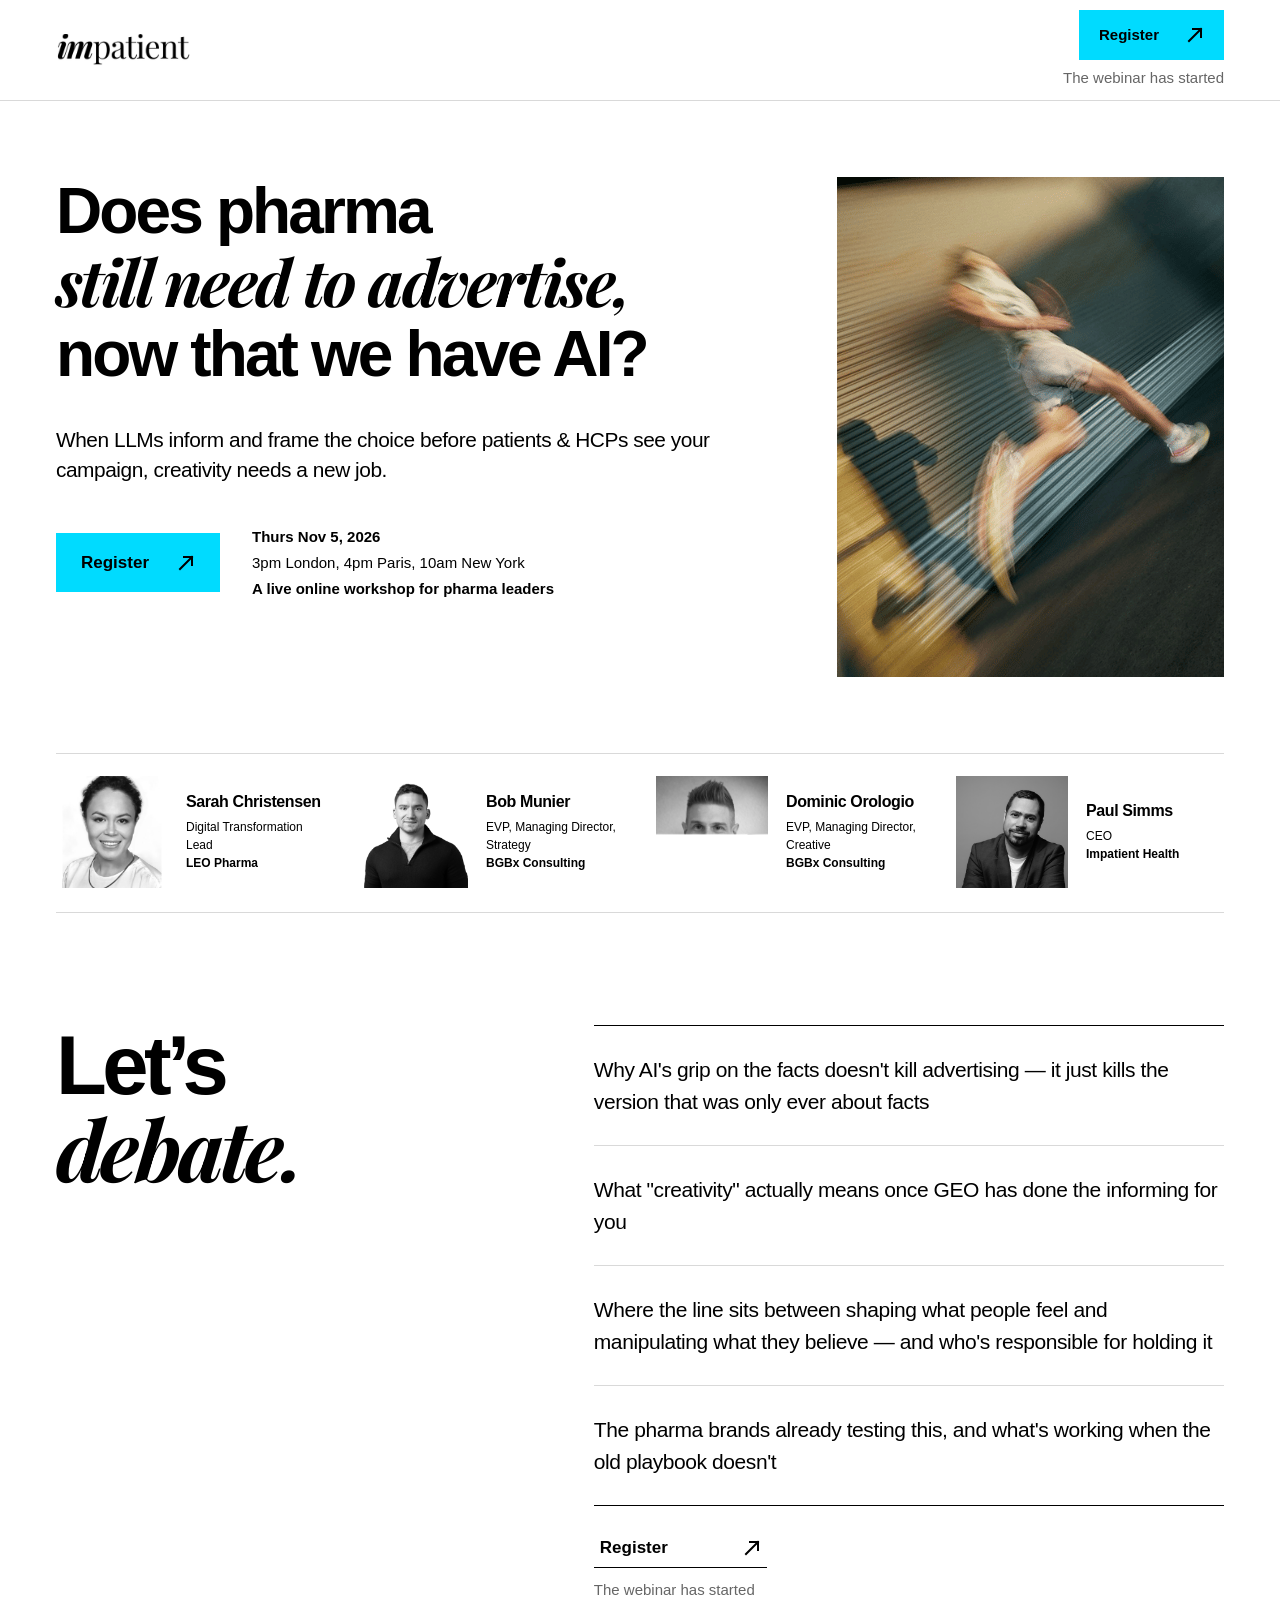
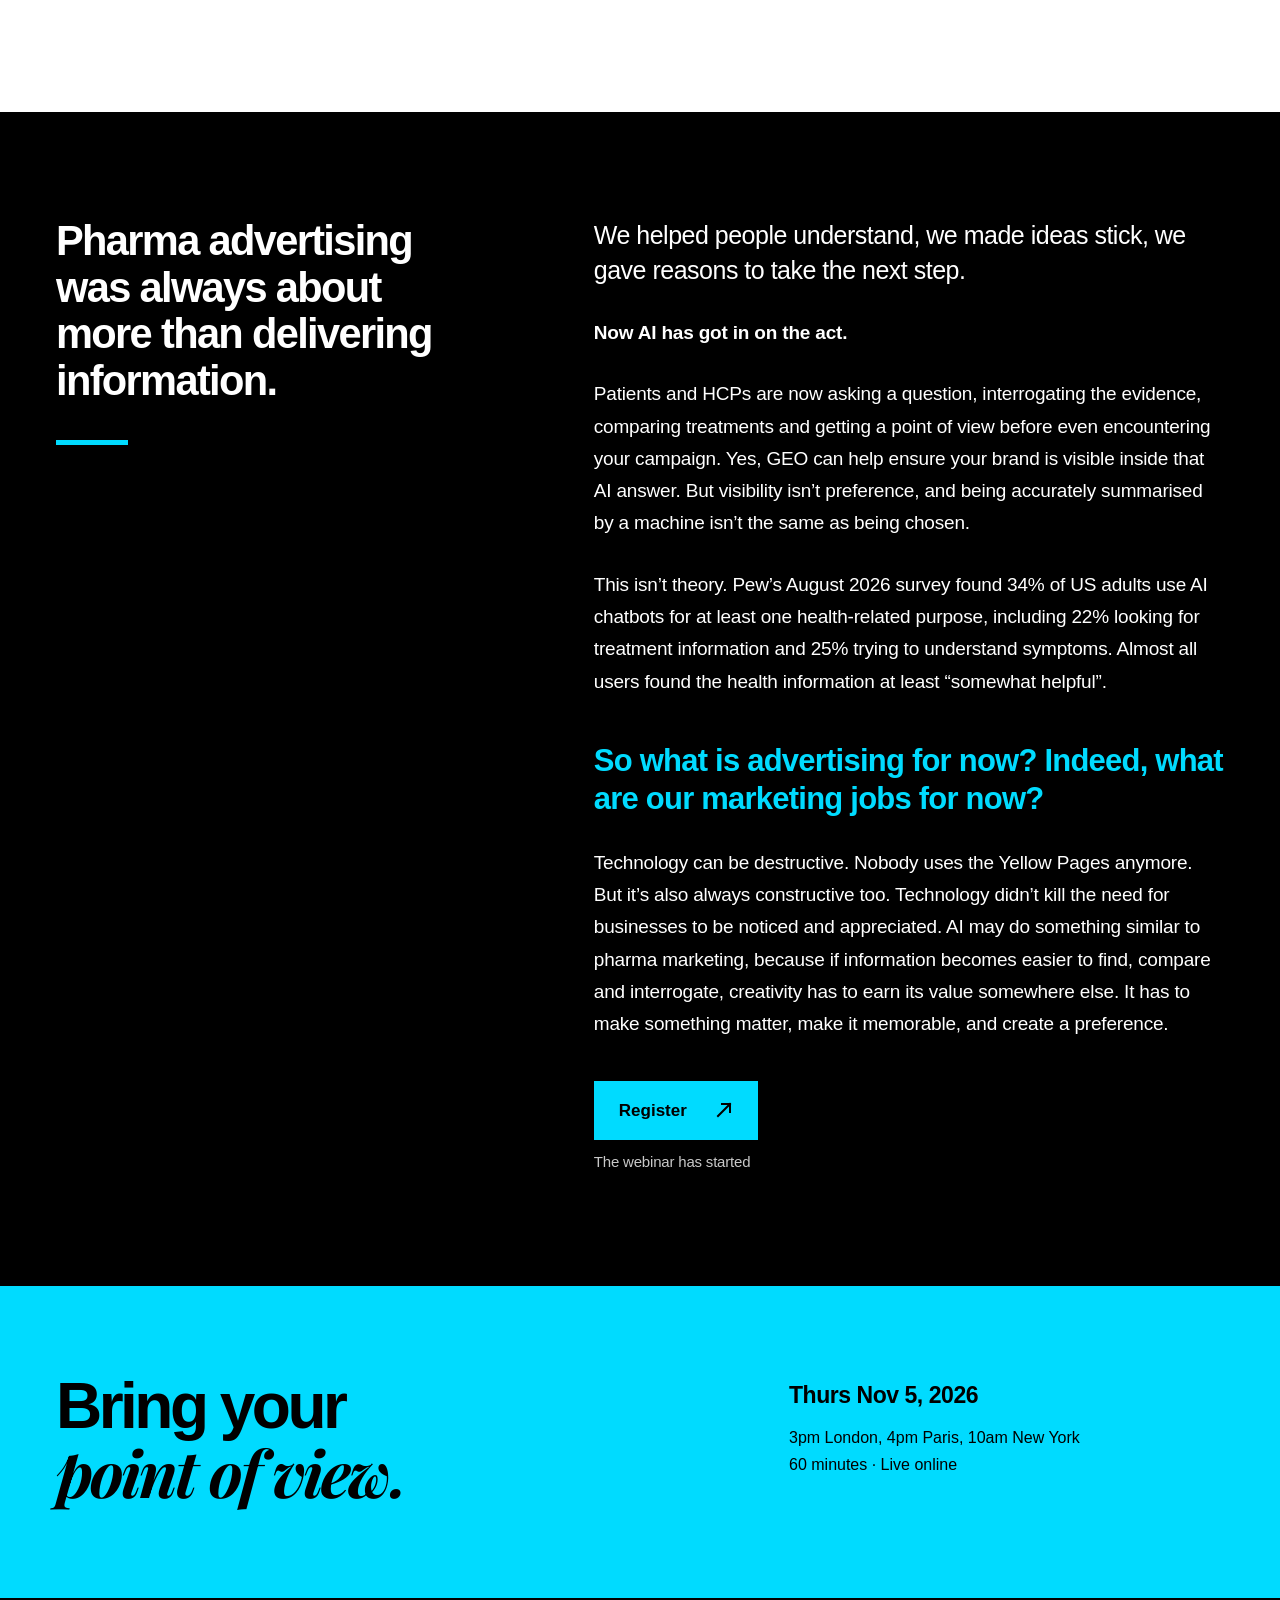
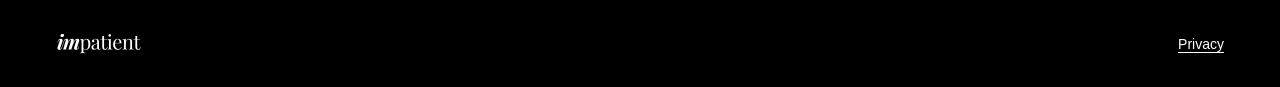
<file: templates/panel/index.html>
<!doctype html>
<html lang="en-GB">
<head>
  <meta charset="utf-8">
  <meta name="viewport" content="width=device-width, initial-scale=1">
  <meta name="robots" content="noindex, nofollow">
  <meta name="theme-color" content="#00DBFF">
  <title>Does pharma still need to advertise? — Impatient</title>
  <meta name="description" content="When AI informs the choice before patients and HCPs see your campaign, creativity needs a new job. An Impatient Health workshop, 5 November 2026.">
  <link rel="shortcut icon" type="image/png" href="https://impatient.health/wp-content/themes/impatient/favicon.png">
  <link rel="stylesheet" href="style.css">
  <script defer src="event-config.js"></script>
  <script defer src="script.js"></script>
</head>
<body>
  <a class="skip" href="#main">Skip to content</a>
  <header class="site-header">
    <div class="shell header-inner">
      <a class="wordmark" href="#" aria-label="Impatient — back to the top">
        <img src="assets/logo-source.png" alt="Impatient" width="600" height="100">
      </a>
      <nav aria-label="Main navigation">
        <div class="header-registration">
          <button class="button button-small js-register" type="button">Register <svg class="line-arrow" aria-hidden="true" viewBox="0 0 18 18" focusable="false"><path d="M3 15 15 3M7 3h8v8"></path></svg></button>
          <p class="countdown" data-countdown data-start="2026-11-05T15:00:00Z" role="timer" aria-label="Workshop countdown" aria-live="off" hidden>
            <span class="countdown-label">Starts in</span>
            <span class="countdown-value" data-countdown-value></span>
          </p>
        </div>
      </nav>
    </div>
  </header>

  <main id="main">
    <section class="hero shell" aria-labelledby="event-title">
      <div class="hero-copy">
        <h1 id="event-title">Does pharma<br class="desktop-break"> <em class="headline-middle">still need to advertise,</em><br class="desktop-break"> now that we <span class="keep-together">have AI?</span></h1>
        <div class="premise">
          <p>When LLMs inform and frame the choice before patients &amp; HCPs see your campaign, creativity needs a new job.</p>
        </div>
        <div class="hero-registration" id="hero-registration">
          <button class="button js-register" type="button">Register <svg class="line-arrow" aria-hidden="true" viewBox="0 0 18 18" focusable="false"><path d="M3 15 15 3M7 3h8v8"></path></svg></button>
          <div class="event-time">
            <p><time datetime="2026-11-05T15:00:00Z">Thurs Nov 5, 2026</time></p>
            <p>3pm London, 4pm Paris, 10am New York</p>
            <p class="event-format">A live online workshop for pharma leaders</p>
          </div>
        </div>
      </div>
      <figure class="hero-photograph">
        <img src="assets/community-runner.png" alt="A runner in motion, photographed in warm sand and muted blue-grey tones" width="400" height="500" fetchpriority="high">
      </figure>
    </section>

    <section class="people shell" aria-label="The people in the conversation">
      <article class="person">
        <img src="assets/sarah.png" alt="Sarah Christensen" width="360" height="360">
        <div><h2>Sarah Christensen</h2><p>Digital Transformation Lead<br><strong>LEO Pharma</strong></p></div>
      </article>
      <article class="person">
        <img src="assets/bob.png" alt="Bob Munier" width="360" height="360">
        <div><h2>Bob Munier</h2><p>EVP, Managing Director, Strategy<br><strong>BGBx Consulting</strong></p></div>
      </article>
      <article class="person">
        <img src="assets/dominic.png" alt="Dominic Orologio" width="1024" height="1024">
        <div><h2>Dominic Orologio</h2><p>EVP, Managing Director, Creative<br><strong>BGBx Consulting</strong></p></div>
      </article>
      <article class="person">
        <img src="assets/paul.png" alt="Paul Simms" width="360" height="360">
        <div><h2>Paul Simms</h2><p>CEO<br><strong>Impatient Health</strong></p></div>
      </article>
    </section>

    <section class="discussion shell editorial-grid" id="discussion" aria-labelledby="discussion-title">
      <div class="section-opening">
        <h2 id="discussion-title">Let’s<br><em>debate.</em></h2>
      </div>
      <div class="discussion-content">
        <ul class="discussion-topics">
          <li>Why AI's grip on the facts doesn't kill advertising — it just kills the version that was only ever about facts</li>
          <li>What "creativity" actually means once GEO has done the informing for you</li>
          <li>Where the line sits between shaping what people feel and manipulating what they believe — and who's responsible for holding it</li>
          <li>The pharma brands already testing this, and what's working when the old playbook doesn't</li>
        </ul>
        <button class="text-link js-register" type="button">Register <svg class="line-arrow" aria-hidden="true" viewBox="0 0 18 18" focusable="false"><path d="M3 15 15 3M7 3h8v8"></path></svg></button>
        <p class="countdown discussion-countdown" data-countdown data-start="2026-11-05T15:00:00Z" role="timer" aria-label="Workshop countdown" aria-live="off" hidden>
          <span class="countdown-label">Starts in</span>
          <span class="countdown-value" data-countdown-value></span>
        </p>
      </div>
    </section>

    <section class="argument" aria-labelledby="argument-title">
      <div class="shell editorial-grid">
        <div class="argument-opening">
          <h2 id="argument-title">Pharma advertising was always about more than delivering information.</h2>
          <div class="argument-rule" aria-hidden="true"></div>
        </div>
        <div class="prose">
          <p class="prose-lead">We helped people understand, we made ideas stick, we gave reasons to take the next step.</p>
          <p><strong>Now AI has got in on the act.</strong></p>
          <p>Patients and HCPs are now asking a question, interrogating the evidence, comparing treatments and getting a point of view before even encountering your campaign. Yes, GEO can help ensure your brand is visible inside that AI answer. But visibility isn’t preference, and being accurately summarised by a machine isn’t the same as being chosen.</p>
          <p>This isn’t theory. Pew’s August 2026 survey found 34% of US adults use AI chatbots for at least one health-related purpose, including 22% looking for treatment information and 25% trying to understand symptoms. Almost all users found the health information at least “somewhat helpful”.</p>
          <h3>So what is advertising for now? Indeed, what are our marketing jobs for now?</h3>
          <p>Technology can be destructive. Nobody uses the Yellow Pages anymore. But it’s also always constructive too. Technology didn’t kill the need for businesses to be noticed and appreciated. AI may do something similar to pharma marketing, because if information becomes easier to find, compare and interrogate, creativity has to earn its value somewhere else. It has to make something matter, make it memorable, and create a preference.</p>
          <div class="body-registration" id="reserve">
            <button class="button js-register" type="button">Register <svg class="line-arrow" aria-hidden="true" viewBox="0 0 18 18" focusable="false"><path d="M3 15 15 3M7 3h8v8"></path></svg></button>
            <p class="countdown" data-countdown data-start="2026-11-05T15:00:00Z" role="timer" aria-label="Workshop countdown" aria-live="off" hidden>
              <span class="countdown-label">Starts in</span>
              <span class="countdown-value" data-countdown-value></span>
            </p>
          </div>
        </div>
      </div>
    </section>

    <section class="closing" aria-labelledby="closing-title">
      <div class="shell closing-grid">
        <h2 id="closing-title">Bring your<br><em>point of view.</em></h2>
        <div class="closing-details">
          <p class="closing-date"><time datetime="2026-11-05T15:00:00Z">Thurs Nov 5, 2026</time></p>
          <p class="closing-zones">3pm London, 4pm Paris, 10am New York<br>60 minutes · Live online</p>
        </div>
      </div>
    </section>
  </main>

  <footer class="site-footer">
    <div class="shell footer-main">
      <a class="wordmark wordmark-footer" href="#" aria-label="Impatient — back to the top"><img src="assets/logo-source.png" alt="Impatient" width="600" height="100" loading="lazy"></a>
      <a href="https://impatient.health/privacy-policy/" target="_blank" rel="noopener">Privacy</a>
    </div>
  </footer>

  <div class="mobile-registration" aria-hidden="true" inert>
    <div><strong>5 November</strong><span>Live online</span></div>
    <button class="button button-small js-register" type="button" tabindex="-1">Register <svg class="line-arrow" aria-hidden="true" viewBox="0 0 18 18" focusable="false"><path d="M3 15 15 3M7 3h8v8"></path></svg></button>
  </div>

  <dialog class="registration-dialog" aria-labelledby="registration-title">
    <div class="registration-panel">
      <button class="dialog-close" type="button" aria-label="Close registration form">
        <svg aria-hidden="true" viewBox="0 0 24 24" focusable="false"><path d="M5 5l14 14M19 5L5 19"></path></svg>
      </button>
      <div class="registration-intro">
        <p class="registration-date">Thurs Nov 5, 2026 · Live &amp; Online</p>
        <h2 id="registration-title">Join the<br><em>conversation.</em></h2>
      </div>
      <form class="registration-form" novalidate>
        <input type="hidden" name="form_started_at" value="">
        <div class="form-honeypot" aria-hidden="true">
          <label>Website <input type="text" name="website" tabindex="-1" autocomplete="off"></label>
        </div>
        <div class="field-row">
          <label>First name<input name="first_name" autocomplete="given-name" maxlength="80" required></label>
          <label>Last name<input name="last_name" autocomplete="family-name" maxlength="80" required></label>
        </div>
        <label>Work email<input name="email" type="email" autocomplete="email" inputmode="email" maxlength="254" required></label>
        <div class="field-row">
          <label>Company<input name="organization" autocomplete="organization" maxlength="120" required></label>
          <label>Job title<input name="job_title" autocomplete="organization-title" maxlength="120" required></label>
        </div>
        <label>Country
          <select name="country" autocomplete="country" data-country-select required>
            <option value="">Choose country</option>
          </select>
        </label>
        <div class="custom-questions" data-custom-questions></div>
        <p class="form-privacy">By registering, you agree that your details will be shared with Zoom to administer this event. See our <a href="https://impatient.health/privacy-policy/" target="_blank" rel="noopener">privacy policy</a>.</p>
        <p class="form-error" role="alert" hidden></p>
        <button class="button form-submit" type="submit">Register <svg class="line-arrow" aria-hidden="true" viewBox="0 0 18 18" focusable="false"><path d="M3 15 15 3M7 3h8v8"></path></svg></button>
      </form>
      <div class="registration-success" role="status" hidden>
        <h3>You’re registered.</h3>
        <p>Zoom will email your personal joining link shortly.</p>
        <button class="text-link dialog-done" type="button">Close <svg class="line-arrow" aria-hidden="true" viewBox="0 0 18 18" focusable="false"><path d="M3 15 15 3M7 3h8v8"></path></svg></button>
      </div>
    </div>
  </dialog>
</body>
</html>
</file>
<file: style.css>
@font-face{font-family:Playfair;src:url('assets/playfair-bold-italic.ttf') format('truetype');font-style:italic;font-weight:700;font-display:swap}
:root{--black:#000;--white:#fff;--cyan:#00dbff;--line:#d9d9d9;--sans:"Helvetica Neue",Helvetica,Arial,sans-serif;--serif:Playfair,"Playfair Display",Georgia,serif}
*{box-sizing:border-box}
html{scroll-behavior:smooth;scroll-padding-top:110px}
body{margin:0;background:var(--white);color:var(--black);font-family:var(--sans);font-size:18px;font-weight:500;-webkit-font-smoothing:antialiased}
a{color:inherit;text-underline-offset:.22em}
img{display:block;max-width:100%;height:auto}
figure,p,h1,h2,h3{margin:0}
em{font-family:var(--serif);font-style:italic;font-weight:700;letter-spacing:-.045em}
.shell{width:calc(100% - 112px);max-width:1328px;margin-inline:auto}
.skip{position:fixed;top:-100px;left:20px;z-index:100;padding:16px;background:var(--black);color:var(--white)}
.skip:focus{top:12px}
:focus-visible{outline:3px solid var(--black);outline-offset:5px}
.site-header{position:sticky;top:0;z-index:20;background:var(--white);border-bottom:1px solid var(--line)}
.header-inner{display:flex;align-items:center;justify-content:space-between;min-height:96px;padding-block:10px;gap:32px}
.wordmark{display:block;position:relative;overflow:hidden;flex-shrink:0;width:134px;height:33px}
.wordmark img{position:absolute;max-width:none;width:237px;height:auto;left:-51px;top:-4.5px}
.button{min-height:58px;display:inline-flex;align-items:center;justify-content:space-between;gap:28px;padding:19px 24px;background:var(--cyan);color:var(--black);text-decoration:none;font-size:17px;font-weight:700;line-height:1.15;border:1px solid transparent;transition:background .18s,color .18s}
.button:hover{background:var(--black);color:var(--white)}
.button-small{min-height:47px;padding:15px 19px;font-size:15px;gap:27px}
.line-arrow{display:block;flex:0 0 18px;width:18px;height:18px;overflow:visible;fill:none;stroke:currentColor;stroke-width:2;stroke-linecap:square;stroke-linejoin:miter}
.hero{display:grid;grid-template-columns:minmax(0,1.85fr) minmax(0,1fr);gap:64px;padding-block:76px;align-items:stretch}
.hero-copy{display:flex;flex-direction:column;align-items:flex-start;justify-content:center}
h1{font-size:clamp(52px,5vw,76px);line-height:1.08;letter-spacing:-.045em;font-weight:700;max-width:900px}
.premise{font-size:clamp(20px,1.63vw,24px);line-height:1.42;letter-spacing:-.022em;max-width:700px;margin-top:36px}
.hero-action{display:flex;align-items:center;gap:32px;margin-top:40px}
.event-date{max-width:260px;font-size:15px;font-weight:700;line-height:1.55}
.hero-photograph{height:100%;min-height:500px;position:relative;overflow:hidden;background:var(--black)}
.hero-photograph img{width:100%;height:100%;position:absolute;inset:0;object-fit:cover;object-position:50% 50%}
.people{padding-block:22px 24px;border-top:1px solid var(--line);border-bottom:1px solid var(--line)}
.people-grid{display:grid;grid-template-columns:repeat(auto-fit,minmax(175px,1fr));gap:28px 32px}
.person{display:flex;gap:16px;align-items:center;min-width:0}
.person-image,.person-placeholder{width:96px;height:96px;flex:0 0 96px;overflow:hidden;background:#ececec}
.person-image img{width:100%;height:100%;object-fit:cover;filter:grayscale(1);transition:filter .2s ease}
.person:hover .person-image img{filter:grayscale(0)}
.person-placeholder{display:grid;place-items:center;font-family:var(--serif);font-size:34px;color:#666}
.person h2{font-size:15px;font-weight:700;line-height:1.2;letter-spacing:-.025em;margin-bottom:7px}
.person p{font-size:11px;line-height:1.5;font-weight:500}
.person strong{font-weight:700}
.editorial-grid{display:grid;grid-template-columns:minmax(0,1fr) minmax(0,1.48fr);column-gap:112px}
.discussion{padding-block:112px 110px}
.section-opening h2{font-size:clamp(60px,6.5vw,88px);line-height:.98;letter-spacing:-.055em;font-weight:700}
.discussion-topics{list-style:none;margin:0;padding:0;border-top:1px solid var(--black)}
.discussion-topics li{font-size:21px;line-height:1.5;letter-spacing:-.02em;padding:28px 0;border-bottom:1px solid var(--line)}
.discussion-topics li:last-child{border-color:var(--black)}
.text-link{display:inline-flex;align-items:center;justify-content:space-between;gap:75px;font-size:17px;font-weight:700;text-decoration:none;border-bottom:1px solid var(--black);padding-block:0 9px;margin-top:32px}
.text-link:hover{border-bottom-width:3px;padding-bottom:7px}
.argument{background:var(--black);color:var(--white);padding-block:106px 112px}
.argument-opening h2{font-size:clamp(32px,3.25vw,45px);line-height:1.12;font-weight:700;letter-spacing:-.04em;max-width:460px}
.argument-rule{width:72px;height:5px;background:var(--cyan);margin-top:36px}
.prose{font-size:19px;line-height:1.7;letter-spacing:-.01em}
.prose p+p{margin-top:29px}
.prose p:first-child{font-size:25px;line-height:1.4;letter-spacing:-.02em}
.body-recording{margin-top:40px}
.body-recording .button:hover{background:var(--white);color:var(--black)}
.argument :focus-visible{outline-color:var(--white)}
.closing{background:var(--cyan);padding-block:88px}
.closing-grid{display:grid;grid-template-columns:minmax(0,1fr) minmax(0,1fr);align-items:center;gap:100px}
.closing h2{font-size:clamp(48px,5vw,76px);line-height:1.02;letter-spacing:-.055em;font-weight:700}
.closing-details{justify-self:end;width:min(100%,520px)}
.closing-copy{font-size:19px;line-height:1.55;margin-bottom:30px}
.button-dark{background:var(--black);color:var(--white)}
.button-dark:hover{background:var(--white);color:var(--black)}
.recording-link[aria-disabled="true"]{opacity:.58;pointer-events:none}
.site-footer{background:var(--black);color:var(--white);padding-top:36px}
.footer-main{display:flex;align-items:center;justify-content:space-between;gap:32px;padding-bottom:34px}
.wordmark-footer{filter:invert(1);width:85.5px;height:21.5px}
.wordmark-footer img{width:150px;left:-32px;top:-3px}
.footer-main>a:last-child{font-size:14px}
.site-footer :focus-visible{outline-color:var(--cyan)}
@media(max-width:1240px){.shell{width:calc(100% - 80px)}.hero{gap:40px}.hero-action{flex-direction:column;align-items:flex-start;gap:22px}.hero-photograph{min-height:480px}.editorial-grid{column-gap:72px}.people-grid{grid-template-columns:repeat(3,minmax(0,1fr))}}
@media(max-width:960px){.shell{width:calc(100% - 56px)}.header-inner{min-height:88px}.hero{grid-template-columns:minmax(0,1.5fr) minmax(0,1fr);padding-top:45px;gap:30px}h1{font-size:clamp(42px,5.7vw,55px)}.premise{font-size:19px;margin-top:30px}.hero-photograph{min-height:450px}.people-grid{grid-template-columns:repeat(2,minmax(0,1fr))}.discussion{padding-block:80px}.editorial-grid{grid-template-columns:minmax(0,.8fr) minmax(0,1.2fr);gap:48px}.discussion-topics li{font-size:19px}.argument{padding-block:80px}.closing-grid{gap:50px}}
@media(max-width:640px){html{scroll-padding-top:90px}.shell{width:calc(100% - 40px)}.header-inner{min-height:84px;padding-block:8px;gap:8px}.site-header .wordmark{width:97px;height:26px}.site-header .wordmark img{width:171px;left:-37px;top:-3px}.header-inner .button-small{font-size:13px;padding:13px 14px;min-height:43px;gap:14px}.hero{display:flex;flex-direction:column;gap:36px;padding-block:40px 38px}h1{font-size:clamp(36px,9.4vw,59px);line-height:1.08}.premise{font-size:20px;line-height:1.45;margin-top:28px}.hero-action{margin-top:32px;gap:22px;width:100%}.hero-action .button{width:100%}.hero-photograph{height:210px;min-height:210px;width:100%}.people-grid{grid-template-columns:repeat(2,minmax(0,1fr));gap:26px 20px}.person{flex-direction:column;align-items:flex-start;gap:12px}.person-image,.person-placeholder{width:104px;height:104px;flex-basis:104px}.person h2{font-size:15px;margin-bottom:5px}.person p{font-size:11px}.editorial-grid{display:block}.discussion{padding-block:56px 60px}.section-opening h2{font-size:60px}.section-opening h2 br{display:none}.section-opening h2 em:before{content:' '}.discussion-content{margin-top:32px}.discussion-topics li{font-size:19px;line-height:1.42;padding-block:22px}.argument{padding-block:56px 60px}.argument-opening h2{font-size:34px}.argument-rule{margin-top:25px;width:50px;height:4px}.prose{margin-top:32px;font-size:17px}.prose p:first-child{font-size:23px}.closing{padding-block:52px 56px}.closing-grid{display:block}.closing h2{font-size:clamp(44px,11vw,65px)}.closing-details{margin-top:32px;width:100%}.site-footer{padding-top:30px}.footer-main{padding-bottom:26px}.footer-main .wordmark{width:78px;height:19.5px}.footer-main .wordmark img{width:137px;left:-29px;top:-2.5px}.footer-main>a:last-child{font-size:12px}}
@media(prefers-reduced-motion:reduce){html{scroll-behavior:auto}*,*:before,*:after{transition:none!important}}
</file>
<file: webinar94/style.css>
@font-face {
  font-family: Playfair;
  src: url('assets/playfair-bold-italic.ttf') format('truetype');
  font-style: italic;
  font-weight: 700;
  font-display: swap;
}

:root {
  --black: #000;
  --white: #fff;
  --cyan: #00dbff;
  --line: #d9d9d9;
  --grey: #666;
  --sans: "Helvetica Neue", Helvetica, Arial, sans-serif;
  --serif: Playfair, "Playfair Display", Georgia, serif;
}

* { box-sizing: border-box; }
html { scroll-behavior: smooth; scroll-padding-top: 112px; }
body {
  margin: 0;
  background: var(--white);
  color: var(--black);
  font-family: var(--sans);
  font-size: 18px;
  font-weight: 500;
  -webkit-font-smoothing: antialiased;
}
a { color: inherit; text-underline-offset: .22em; }
img { display: block; max-width: 100%; height: auto; }
p, h1, h2 { margin: 0; }
em {
  font-family: var(--serif);
  font-style: italic;
  font-weight: 700;
  letter-spacing: -.045em;
}
.shell { width: calc(100% - 112px); max-width: 1328px; margin-inline: auto; }
.sr-only {
  position: absolute;
  width: 1px;
  height: 1px;
  padding: 0;
  margin: -1px;
  overflow: hidden;
  clip: rect(0, 0, 0, 0);
  white-space: nowrap;
  border: 0;
}
.skip-link {
  position: fixed;
  top: -100px;
  left: 20px;
  z-index: 100;
  padding: 16px;
  background: var(--black);
  color: var(--white);
}
.skip-link:focus { top: 12px; }
:focus-visible { outline: 3px solid currentColor; outline-offset: 5px; }

.site-header {
  position: sticky;
  top: 0;
  z-index: 20;
  background: var(--white);
  border-bottom: 1px solid var(--line);
}
.header-inner {
  min-height: 96px;
  display: flex;
  align-items: center;
  justify-content: space-between;
  gap: 32px;
  padding-block: 10px;
}
.wordmark {
  display: block;
  position: relative;
  overflow: hidden;
  flex-shrink: 0;
  width: 134px;
  height: 33px;
}
.wordmark img {
  position: absolute;
  max-width: none;
  width: 237px;
  left: -51px;
  top: -4.5px;
}
.header-registration {
  display: flex;
  flex-direction: column;
  align-items: flex-end;
  gap: 6px;
}
.button {
  min-height: 58px;
  display: inline-flex;
  align-items: center;
  justify-content: space-between;
  gap: 34px;
  padding: 18px 24px;
  border: 1px solid transparent;
  background: var(--cyan);
  color: var(--black);
  font-size: 17px;
  font-weight: 700;
  line-height: 1.15;
  text-decoration: none;
  transition: background .18s, color .18s;
}
.button:hover { background: var(--black); color: var(--white); }
.button-small { min-height: 47px; padding: 14px 18px; font-size: 15px; gap: 25px; }
.line-arrow { display: block; flex: 0 0 18px; width: 18px; height: 18px; overflow: visible; }
.line-arrow path {
  fill: none;
  stroke: currentColor;
  stroke-width: 2;
  stroke-linecap: square;
  stroke-linejoin: miter;
}
.countdown {
  display: flex;
  align-items: baseline;
  gap: 7px;
  color: var(--grey);
  font-size: 13px;
  line-height: 1.5;
}
.countdown strong {
  color: var(--black);
  font-size: inherit;
  font-variant-numeric: tabular-nums;
  white-space: nowrap;
}
.countdown[hidden] { display: none; }

.hero { padding-block: 76px 64px; }
.hero h1 {
  max-width: 900px;
  font-size: clamp(52px, 5vw, 76px);
  line-height: 1.08;
  font-weight: 700;
  letter-spacing: -.045em;
}
.hero h1 em { letter-spacing: -.04em; }
.hero-premise {
  max-width: 760px;
  margin-top: 32px;
  font-size: clamp(20px, 1.63vw, 24px);
  line-height: 1.42;
  letter-spacing: -.022em;
}
.hero-meta {
  display: flex;
  align-items: center;
  justify-content: flex-start;
  gap: 32px;
  margin-top: 38px;
}
.event-time { font-size: 15px; line-height: 1.6; }
.event-time time { font-weight: 700; }

.guests { background: var(--black); color: var(--white); padding-block: 48px 40px; }
.guest-grid { display: grid; grid-template-columns: repeat(2, minmax(0, 1fr)); gap: 56px; }
.guest {
  min-width: 0;
  display: grid;
  grid-template-columns: minmax(0, 300px) minmax(0, 1fr);
  align-items: end;
  gap: 24px;
}
.portrait {
  position: relative;
  overflow: hidden;
  aspect-ratio: 1 / 1;
  background: var(--black);
}
.portrait img {
  width: 100%;
  height: 100%;
  object-fit: cover;
  filter: grayscale(1);
  transform: scale(1.04);
}
.guest-yariv .portrait img {
  object-position: center bottom;
  transform: scale(1.26);
  transform-origin: center 55%;
}
.guest-details {
  padding: 0 0 2px;
}
.guest-details h2 {
  font-size: clamp(30px, 2.6vw, 40px);
  line-height: 1;
  font-weight: 700;
  letter-spacing: -.045em;
}
.guest-details p { margin-top: 16px; font-size: 19px; line-height: 1.45; }
.guest-details strong { font-weight: 700; }
.host {
  display: flex;
  align-items: center;
  gap: 20px;
  margin-top: 38px;
  padding-top: 24px;
  border-top: 1px solid #444;
}
.host img { width: 86px; height: 86px; object-fit: cover; filter: grayscale(1); }
.host-label { color: #aaa; font-size: 13px; margin-bottom: 4px; }
.host h2 { font-size: 21px; line-height: 1.15; }
.host div > p:last-child { margin-top: 3px; color: #d0d0d0; font-size: 14px; }

.editorial-grid {
  display: grid;
  grid-template-columns: minmax(0, .78fr) minmax(0, 1.22fr);
  gap: 100px;
}
.argument { padding-block: 108px 116px; }
.argument > h2 {
  max-width: 430px;
  font-size: clamp(42px, 4.2vw, 61px);
  line-height: 1.04;
  font-weight: 700;
  letter-spacing: -.05em;
}
.prose { font-size: 19px; line-height: 1.72; letter-spacing: -.01em; }
.prose p + p { margin-top: 29px; }
.prose .lead { font-size: 25px; line-height: 1.42; letter-spacing: -.025em; }

.questions { background: var(--cyan); padding-block: 92px 98px; }
.questions h2 {
  font-size: clamp(52px, 5vw, 76px);
  line-height: 1.08;
  font-weight: 700;
  letter-spacing: -.045em;
}
.questions ol { list-style: none; padding: 0; margin: 0; border-top: 1px solid var(--black); }
.questions li {
  display: grid;
  grid-template-columns: 58px 1fr;
  gap: 24px;
  padding-block: 28px;
  border-bottom: 1px solid rgba(0,0,0,.35);
}
.questions li:last-child { border-bottom-color: var(--black); }
.questions li span { padding-top: 4px; font-size: 13px; font-weight: 700; }
.questions li p { max-width: 680px; font-size: 23px; line-height: 1.38; letter-spacing: -.025em; }

.closing { background: var(--white); padding-block: 88px 94px; }
.closing-grid {
  display: grid;
  grid-template-columns: minmax(0, 1fr) minmax(0, .8fr);
  align-items: center;
  gap: 96px;
}
.closing h2 {
  font-size: clamp(52px, 5vw, 76px);
  line-height: 1.08;
  font-weight: 700;
  letter-spacing: -.045em;
}
.closing-action { justify-self: end; width: min(100%, 430px); }
.closing-action > p:first-child { font-size: 16px; line-height: 1.65; }
.closing-action .button { width: 100%; margin-top: 25px; }
.button-dark { background: var(--black); color: var(--white); }
.button-dark:hover { background: var(--cyan); color: var(--black); }
.countdown-closing { margin-top: 10px; }

.site-footer { background: var(--black); color: var(--white); padding-block: 32px; }
.footer-inner { display: flex; align-items: center; gap: 34px; }
.wordmark-footer { width: 85.5px; height: 21.5px; filter: invert(1); margin-right: auto; }
.wordmark-footer img { width: 150px; left: -32px; top: -3px; }
.footer-inner > a:not(.wordmark) { font-size: 12px; color: #d0d0d0; text-decoration: none; }
.footer-inner > a:not(.wordmark):hover { color: var(--white); text-decoration: underline; }
.mobile-registration { display: none; }

@media (max-width: 1060px) {
  .shell { width: calc(100% - 72px); }
  .hero h1 em { white-space: normal; }
  .guest-grid { gap: 32px; }
  .guest { grid-template-columns: minmax(0, 210px) minmax(0, 1fr); gap: 20px; }
  .guest-details h2 { font-size: 30px; }
  .guest-details p { font-size: 17px; }
  .editorial-grid { gap: 60px; }
}

@media (min-width: 1061px) {
  .hero h1 em { white-space: nowrap; }
}

@media (max-width: 720px) {
  html { scroll-padding-top: 90px; }
  .shell { width: calc(100% - 40px); }
  .header-inner { min-height: 84px; gap: 10px; padding-block: 8px; }
  .site-header .wordmark { width: 97px; height: 26px; }
  .site-header .wordmark img { width: 171px; left: -37px; top: -3px; }
  .header-inner .button-small { min-height: 43px; padding: 12px 13px; font-size: 13px; gap: 13px; }
  .header-registration { gap: 4px; }
  .header-registration .countdown { font-size: 12px; gap: 5px; }

  .hero { padding-block: 52px 43px; }
  .hero h1 { font-size: clamp(36px, 9.4vw, 59px); line-height: 1.08; }
  .hero-premise { margin-top: 28px; font-size: 20px; line-height: 1.45; }
  .hero-meta {
    flex-direction: column;
    align-items: flex-start;
    gap: 22px;
    margin-top: 32px;
  }
  .event-time { order: 1; font-size: 13px; }
  .hero-meta .button { width: 100%; min-height: 55px; }

  .guests { padding-block: 38px 35px; }
  .guest-grid { display: block; }
  .guest { display: block; }
  .guest + .guest { margin-top: 46px; }
  .portrait { aspect-ratio: 1 / 1; }
  .guest-details { padding-top: 18px; }
  .guest-details h2 { font-size: 36px; }
  .guest-details p { margin-top: 10px; font-size: 18px; }
  .host { margin-top: 44px; padding-top: 24px; }
  .host img { width: 70px; height: 70px; }

  .editorial-grid { display: block; }
  .argument { padding-block: 62px 67px; }
  .argument > h2 { font-size: 45px; }
  .prose { margin-top: 35px; font-size: 17px; line-height: 1.7; }
  .prose .lead { font-size: 22px; line-height: 1.45; }
  .prose p + p { margin-top: 26px; }

  .questions { padding-block: 55px 61px; }
  .questions h2 { font-size: clamp(36px, 9.4vw, 59px); line-height: 1.08; }
  .questions ol { margin-top: 36px; }
  .questions li { grid-template-columns: 38px 1fr; gap: 14px; padding-block: 23px; }
  .questions li p { font-size: 20px; line-height: 1.4; }

  .closing { padding-block: 57px 61px; }
  .closing-grid { display: block; }
  .closing h2 { font-size: clamp(36px, 9.4vw, 59px); line-height: 1.08; }
  .closing-action { width: 100%; margin-top: 36px; }

  .site-footer { padding-block: 26px; }
  .footer-inner { flex-wrap: wrap; gap: 22px; }
  .wordmark-footer { flex-basis: 100%; }

  .mobile-registration {
    display: flex;
    position: fixed;
    left: 0;
    right: 0;
    bottom: 0;
    z-index: 30;
    align-items: center;
    justify-content: space-between;
    gap: 15px;
    padding: 12px 20px max(12px, env(safe-area-inset-bottom));
    border-top: 1px solid var(--black);
    background: var(--white);
    transform: translateY(110%);
    visibility: hidden;
    transition: transform .2s, visibility .2s;
  }
  .mobile-registration.is-visible { transform: translateY(0); visibility: visible; }
  .mobile-registration > div { display: flex; flex-direction: column; gap: 3px; }
  .mobile-registration strong { font-size: 14px; }
  .mobile-registration span { font-size: 11px; }
  .mobile-registration .button { min-height: 43px; min-width: 135px; padding: 12px 14px; font-size: 14px; }
}

@media (prefers-reduced-motion: reduce) {
  html { scroll-behavior: auto; }
  *, *::before, *::after { transition: none !important; }
}

.button, .dialog-close { cursor: pointer; font-family: inherit; }
.registration-dialog {
  width: min(1040px, calc(100% - 48px));
  max-width: none;
  max-height: calc(100dvh - 48px);
  padding: 0;
  border: 0;
  background: transparent;
  color: var(--black);
}
.registration-dialog::backdrop { background: rgb(0 0 0 / .72); backdrop-filter: blur(3px); }
.registration-panel {
  position: relative;
  display: grid;
  grid-template-columns: minmax(0, .84fr) minmax(0, 1.16fr);
  min-height: 590px;
  background: var(--white);
  box-shadow: 0 24px 80px rgb(0 0 0 / .3);
}
.dialog-close {
  position: absolute;
  right: 22px;
  top: 22px;
  z-index: 2;
  width: 46px;
  height: 46px;
  padding: 12px;
  border: 1px solid rgb(0 0 0 / .28);
  border-radius: 50%;
  background: var(--white);
  color: var(--black);
}
.dialog-close svg { display: block; width: 100%; height: 100%; }
.dialog-close path { fill: none; stroke: currentColor; stroke-width: 1.6; }
.dialog-close:hover { background: var(--black); color: var(--white); }
.registration-intro {
  position: sticky;
  top: 0;
  align-self: start;
  display: flex;
  flex-direction: column;
  align-items: stretch;
  width: 100%;
  height: calc(100dvh - 48px);
  min-height: 590px;
  padding: 60px 52px;
  background: var(--cyan);
  text-align: left;
}
.registration-intro h2 { align-self: stretch; width: 100%; margin: 0; font-size: clamp(44px, 4.4vw, 56px); line-height: .98; letter-spacing: -.055em; text-align: left; }
.registration-intro h2 em { display: block; font-size: 1em; letter-spacing: -.06em; white-space: nowrap; }
.registration-date { align-self: stretch; width: 100%; margin: 28px 0 0; font-size: 14px; font-weight: 700; line-height: 1.4; text-align: left; }
.registration-form { display: flex; flex-direction: column; gap: 20px; padding: 66px 60px 52px; }
.registration-form[hidden], .registration-success[hidden] { display: none !important; }
.registration-form label { display: flex; flex-direction: column; gap: 8px; font-size: 13px; font-weight: 700; line-height: 1.2; }
.registration-form input, .registration-form select {
  width: 100%;
  min-height: 49px;
  padding: 11px 0;
  border: 0;
  border-bottom: 1px solid var(--black);
  border-radius: 0;
  background: transparent;
  color: var(--black);
  font: inherit;
  font-size: 17px;
  font-weight: 500;
  outline: none;
}
.registration-form input:focus, .registration-form select:focus { border-bottom: 4px solid var(--cyan); padding-bottom: 8px; }
.field-row { display: grid; grid-template-columns: 1fr 1fr; gap: 25px; }
.custom-questions { display: flex; flex-direction: column; gap: 32px; padding-top: 18px; }
.custom-questions > label:not(.consent-field) { gap: 14px; line-height: 1.35; }
.registration-form .consent-field { display: grid; grid-template-columns: 18px minmax(0, 1fr); align-items: start; gap: 12px; font-size: 12px; font-weight: 500; line-height: 1.5; }
.registration-form .consent-field input {
  -webkit-appearance: none;
  appearance: none;
  position: relative;
  justify-self: start;
  width: 18px;
  min-width: 18px;
  min-height: 18px;
  height: 18px;
  margin: 1px 0 0;
  padding: 0;
  border: 1.5px solid var(--black);
  background: var(--white);
  cursor: pointer;
}
.registration-form .consent-field input:checked { background: var(--cyan); }
.registration-form .consent-field input:checked::after {
  content: '';
  position: absolute;
  left: 5px;
  top: 2px;
  width: 4px;
  height: 8px;
  border: solid var(--black);
  border-width: 0 2px 2px 0;
  transform: rotate(45deg);
}
.registration-form .consent-field input:focus { padding: 0; border-bottom: 1px solid var(--black); outline: 3px solid var(--cyan); outline-offset: 2px; }
.form-privacy { margin-top: 10px; color: #555; font-size: 12px; line-height: 1.55; }
.form-error { padding: 12px 14px; border-left: 4px solid #d83030; background: #fff2f2; font-size: 13px; line-height: 1.45; }
.form-honeypot { position: absolute !important; width: 1px !important; height: 1px !important; padding: 0 !important; margin: -1px !important; overflow: hidden !important; clip: rect(0,0,0,0) !important; white-space: nowrap !important; border: 0 !important; }
.form-submit { align-self: flex-start; min-width: 190px; margin-top: 2px; }
.form-submit:disabled { cursor: wait; opacity: .65; }
.registration-success { align-self: center; padding: 66px 60px; }
.registration-success h3 { margin: 0; font-size: clamp(42px, 4.6vw, 66px); line-height: 1; letter-spacing: -.05em; }
.registration-success p { max-width: 420px; margin-top: 26px; font-size: 19px; line-height: 1.55; }
.registration-success .button { margin-top: 38px; }

@media (max-width: 720px) {
  .registration-dialog { width: 100%; height: 100dvh; max-height: none; }
  .registration-panel { display: block; min-height: 100%; }
  .dialog-close { position: fixed; right: 16px; top: 16px; width: 42px; height: 42px; }
  .registration-intro { position: static; display: block; width: auto; height: auto; min-height: 0; padding: 74px 24px 32px; text-align: left; }
  .registration-intro h2 { margin: 0; font-size: 48px; }
  .registration-date { margin-top: 18px; text-align: left; }
  .registration-form { gap: 19px; padding: 32px 24px 48px; }
  .field-row { grid-template-columns: 1fr; gap: 19px; }
  .registration-success { padding: 74px 24px; }
  .registration-success h3 { font-size: 48px; }
}
</file>
<file: templates/fireside/style.css>
@font-face {
  font-family: Playfair;
  src: url('assets/playfair-bold-italic.ttf') format('truetype');
  font-style: italic;
  font-weight: 700;
  font-display: swap;
}

:root {
  --black: #000;
  --white: #fff;
  --cyan: #00dbff;
  --line: #d9d9d9;
  --grey: #666;
  --sans: "Helvetica Neue", Helvetica, Arial, sans-serif;
  --serif: Playfair, "Playfair Display", Georgia, serif;
}

* { box-sizing: border-box; }
html { scroll-behavior: smooth; scroll-padding-top: 112px; }
body {
  margin: 0;
  background: var(--white);
  color: var(--black);
  font-family: var(--sans);
  font-size: 18px;
  font-weight: 500;
  -webkit-font-smoothing: antialiased;
}
a { color: inherit; text-underline-offset: .22em; }
img { display: block; max-width: 100%; height: auto; }
p, h1, h2 { margin: 0; }
em {
  font-family: var(--serif);
  font-style: italic;
  font-weight: 700;
  letter-spacing: -.045em;
}
.shell { width: calc(100% - 112px); max-width: 1328px; margin-inline: auto; }
.sr-only {
  position: absolute;
  width: 1px;
  height: 1px;
  padding: 0;
  margin: -1px;
  overflow: hidden;
  clip: rect(0, 0, 0, 0);
  white-space: nowrap;
  border: 0;
}
.skip-link {
  position: fixed;
  top: -100px;
  left: 20px;
  z-index: 100;
  padding: 16px;
  background: var(--black);
  color: var(--white);
}
.skip-link:focus { top: 12px; }
:focus-visible { outline: 3px solid currentColor; outline-offset: 5px; }

.site-header {
  position: sticky;
  top: 0;
  z-index: 20;
  background: var(--white);
  border-bottom: 1px solid var(--line);
}
.header-inner {
  min-height: 96px;
  display: flex;
  align-items: center;
  justify-content: space-between;
  gap: 32px;
  padding-block: 10px;
}
.wordmark {
  display: block;
  position: relative;
  overflow: hidden;
  flex-shrink: 0;
  width: 134px;
  height: 33px;
}
.wordmark img {
  position: absolute;
  max-width: none;
  width: 237px;
  left: -51px;
  top: -4.5px;
}
.header-registration {
  display: flex;
  flex-direction: column;
  align-items: flex-end;
  gap: 6px;
}
.button {
  min-height: 58px;
  display: inline-flex;
  align-items: center;
  justify-content: space-between;
  gap: 34px;
  padding: 18px 24px;
  border: 1px solid transparent;
  background: var(--cyan);
  color: var(--black);
  font-size: 17px;
  font-weight: 700;
  line-height: 1.15;
  text-decoration: none;
  transition: background .18s, color .18s;
}
.button:hover { background: var(--black); color: var(--white); }
.button-small { min-height: 47px; padding: 14px 18px; font-size: 15px; gap: 25px; }
.line-arrow { display: block; flex: 0 0 18px; width: 18px; height: 18px; overflow: visible; }
.line-arrow path {
  fill: none;
  stroke: currentColor;
  stroke-width: 2;
  stroke-linecap: square;
  stroke-linejoin: miter;
}
.countdown {
  display: flex;
  align-items: baseline;
  gap: 7px;
  color: var(--grey);
  font-size: 13px;
  line-height: 1.5;
}
.countdown strong {
  color: var(--black);
  font-size: inherit;
  font-variant-numeric: tabular-nums;
  white-space: nowrap;
}
.countdown[hidden] { display: none; }

.hero { padding-block: 76px 64px; }
.hero h1 {
  max-width: 900px;
  font-size: clamp(52px, 5vw, 76px);
  line-height: 1.08;
  font-weight: 700;
  letter-spacing: -.045em;
}
.hero h1 em { letter-spacing: -.04em; }
.hero-premise {
  max-width: 760px;
  margin-top: 32px;
  font-size: clamp(20px, 1.63vw, 24px);
  line-height: 1.42;
  letter-spacing: -.022em;
}
.hero-meta {
  display: flex;
  align-items: center;
  justify-content: flex-start;
  gap: 32px;
  margin-top: 38px;
}
.event-time { font-size: 15px; line-height: 1.6; }
.event-time time { font-weight: 700; }

.guests { background: var(--black); color: var(--white); padding-block: 48px 40px; }
.guest-grid { display: grid; grid-template-columns: repeat(2, minmax(0, 1fr)); gap: 56px; }
.guest {
  min-width: 0;
  display: grid;
  grid-template-columns: minmax(0, 300px) minmax(0, 1fr);
  align-items: end;
  gap: 24px;
}
.portrait {
  position: relative;
  overflow: hidden;
  aspect-ratio: 1 / 1;
  background: var(--black);
}
.portrait img {
  width: 100%;
  height: 100%;
  object-fit: cover;
  filter: grayscale(1);
  transform: scale(1.04);
}
.guest-yariv .portrait img {
  object-position: center bottom;
  transform: scale(1.26);
  transform-origin: center 55%;
}
.guest-details {
  padding: 0 0 2px;
}
.guest-details h2 {
  font-size: clamp(30px, 2.6vw, 40px);
  line-height: 1;
  font-weight: 700;
  letter-spacing: -.045em;
}
.guest-details p { margin-top: 16px; font-size: 19px; line-height: 1.45; }
.guest-details strong { font-weight: 700; }
.host {
  display: flex;
  align-items: center;
  gap: 20px;
  margin-top: 38px;
  padding-top: 24px;
  border-top: 1px solid #444;
}
.host img { width: 86px; height: 86px; object-fit: cover; filter: grayscale(1); }
.host-label { color: #aaa; font-size: 13px; margin-bottom: 4px; }
.host h2 { font-size: 21px; line-height: 1.15; }
.host div > p:last-child { margin-top: 3px; color: #d0d0d0; font-size: 14px; }

.editorial-grid {
  display: grid;
  grid-template-columns: minmax(0, .78fr) minmax(0, 1.22fr);
  gap: 100px;
}
.argument { padding-block: 108px 116px; }
.argument > h2 {
  max-width: 430px;
  font-size: clamp(42px, 4.2vw, 61px);
  line-height: 1.04;
  font-weight: 700;
  letter-spacing: -.05em;
}
.prose { font-size: 19px; line-height: 1.72; letter-spacing: -.01em; }
.prose p + p { margin-top: 29px; }
.prose .lead { font-size: 25px; line-height: 1.42; letter-spacing: -.025em; }

.questions { background: var(--cyan); padding-block: 92px 98px; }
.questions h2 {
  font-size: clamp(52px, 5vw, 76px);
  line-height: 1.08;
  font-weight: 700;
  letter-spacing: -.045em;
}
.questions ol { list-style: none; padding: 0; margin: 0; border-top: 1px solid var(--black); }
.questions li {
  display: grid;
  grid-template-columns: 58px 1fr;
  gap: 24px;
  padding-block: 28px;
  border-bottom: 1px solid rgba(0,0,0,.35);
}
.questions li:last-child { border-bottom-color: var(--black); }
.questions li span { padding-top: 4px; font-size: 13px; font-weight: 700; }
.questions li p { max-width: 680px; font-size: 23px; line-height: 1.38; letter-spacing: -.025em; }

.closing { background: var(--white); padding-block: 88px 94px; }
.closing-grid {
  display: grid;
  grid-template-columns: minmax(0, 1fr) minmax(0, .8fr);
  align-items: center;
  gap: 96px;
}
.closing h2 {
  font-size: clamp(52px, 5vw, 76px);
  line-height: 1.08;
  font-weight: 700;
  letter-spacing: -.045em;
}
.closing-action { justify-self: end; width: min(100%, 430px); }
.closing-action > p:first-child { font-size: 16px; line-height: 1.65; }
.closing-action .button { width: 100%; margin-top: 25px; }
.button-dark { background: var(--black); color: var(--white); }
.button-dark:hover { background: var(--cyan); color: var(--black); }
.countdown-closing { margin-top: 10px; }

.site-footer { background: var(--black); color: var(--white); padding-block: 32px; }
.footer-inner { display: flex; align-items: center; gap: 34px; }
.wordmark-footer { width: 85.5px; height: 21.5px; filter: invert(1); margin-right: auto; }
.wordmark-footer img { width: 150px; left: -32px; top: -3px; }
.footer-inner > a:not(.wordmark) { font-size: 12px; color: #d0d0d0; text-decoration: none; }
.footer-inner > a:not(.wordmark):hover { color: var(--white); text-decoration: underline; }
.mobile-registration { display: none; }

@media (max-width: 1060px) {
  .shell { width: calc(100% - 72px); }
  .hero h1 em { white-space: normal; }
  .guest-grid { gap: 32px; }
  .guest { grid-template-columns: minmax(0, 210px) minmax(0, 1fr); gap: 20px; }
  .guest-details h2 { font-size: 30px; }
  .guest-details p { font-size: 17px; }
  .editorial-grid { gap: 60px; }
}

@media (min-width: 1061px) {
  .hero h1 em { white-space: nowrap; }
}

@media (max-width: 720px) {
  html { scroll-padding-top: 90px; }
  .shell { width: calc(100% - 40px); }
  .header-inner { min-height: 84px; gap: 10px; padding-block: 8px; }
  .site-header .wordmark { width: 97px; height: 26px; }
  .site-header .wordmark img { width: 171px; left: -37px; top: -3px; }
  .header-inner .button-small { min-height: 43px; padding: 12px 13px; font-size: 13px; gap: 13px; }
  .header-registration { gap: 4px; }
  .header-registration .countdown { font-size: 12px; gap: 5px; }

  .hero { padding-block: 52px 43px; }
  .hero h1 { font-size: clamp(36px, 9.4vw, 59px); line-height: 1.08; }
  .hero-premise { margin-top: 28px; font-size: 20px; line-height: 1.45; }
  .hero-meta {
    flex-direction: column;
    align-items: flex-start;
    gap: 22px;
    margin-top: 32px;
  }
  .event-time { order: 1; font-size: 13px; }
  .hero-meta .button { width: 100%; min-height: 55px; }

  .guests { padding-block: 38px 35px; }
  .guest-grid { display: block; }
  .guest { display: block; }
  .guest + .guest { margin-top: 46px; }
  .portrait { aspect-ratio: 1 / 1; }
  .guest-details { padding-top: 18px; }
  .guest-details h2 { font-size: 36px; }
  .guest-details p { margin-top: 10px; font-size: 18px; }
  .host { margin-top: 44px; padding-top: 24px; }
  .host img { width: 70px; height: 70px; }

  .editorial-grid { display: block; }
  .argument { padding-block: 62px 67px; }
  .argument > h2 { font-size: 45px; }
  .prose { margin-top: 35px; font-size: 17px; line-height: 1.7; }
  .prose .lead { font-size: 22px; line-height: 1.45; }
  .prose p + p { margin-top: 26px; }

  .questions { padding-block: 55px 61px; }
  .questions h2 { font-size: clamp(36px, 9.4vw, 59px); line-height: 1.08; }
  .questions ol { margin-top: 36px; }
  .questions li { grid-template-columns: 38px 1fr; gap: 14px; padding-block: 23px; }
  .questions li p { font-size: 20px; line-height: 1.4; }

  .closing { padding-block: 57px 61px; }
  .closing-grid { display: block; }
  .closing h2 { font-size: clamp(36px, 9.4vw, 59px); line-height: 1.08; }
  .closing-action { width: 100%; margin-top: 36px; }

  .site-footer { padding-block: 26px; }
  .footer-inner { flex-wrap: wrap; gap: 22px; }
  .wordmark-footer { flex-basis: 100%; }

  .mobile-registration {
    display: flex;
    position: fixed;
    left: 0;
    right: 0;
    bottom: 0;
    z-index: 30;
    align-items: center;
    justify-content: space-between;
    gap: 15px;
    padding: 12px 20px max(12px, env(safe-area-inset-bottom));
    border-top: 1px solid var(--black);
    background: var(--white);
    transform: translateY(110%);
    visibility: hidden;
    transition: transform .2s, visibility .2s;
  }
  .mobile-registration.is-visible { transform: translateY(0); visibility: visible; }
  .mobile-registration > div { display: flex; flex-direction: column; gap: 3px; }
  .mobile-registration strong { font-size: 14px; }
  .mobile-registration span { font-size: 11px; }
  .mobile-registration .button { min-height: 43px; min-width: 135px; padding: 12px 14px; font-size: 14px; }
}

@media (prefers-reduced-motion: reduce) {
  html { scroll-behavior: auto; }
  *, *::before, *::after { transition: none !important; }
}

.button, .dialog-close { cursor: pointer; font-family: inherit; }
.registration-dialog {
  width: min(1040px, calc(100% - 48px));
  max-width: none;
  max-height: calc(100dvh - 48px);
  padding: 0;
  border: 0;
  background: transparent;
  color: var(--black);
}
.registration-dialog::backdrop { background: rgb(0 0 0 / .72); backdrop-filter: blur(3px); }
.registration-panel {
  position: relative;
  display: grid;
  grid-template-columns: minmax(0, .84fr) minmax(0, 1.16fr);
  min-height: 590px;
  background: var(--white);
  box-shadow: 0 24px 80px rgb(0 0 0 / .3);
}
.dialog-close {
  position: absolute;
  right: 22px;
  top: 22px;
  z-index: 2;
  width: 46px;
  height: 46px;
  padding: 12px;
  border: 1px solid rgb(0 0 0 / .28);
  border-radius: 50%;
  background: var(--white);
  color: var(--black);
}
.dialog-close svg { display: block; width: 100%; height: 100%; }
.dialog-close path { fill: none; stroke: currentColor; stroke-width: 1.6; }
.dialog-close:hover { background: var(--black); color: var(--white); }
.registration-intro {
  position: sticky;
  top: 0;
  align-self: start;
  display: flex;
  flex-direction: column;
  align-items: stretch;
  width: 100%;
  height: calc(100dvh - 48px);
  min-height: 590px;
  padding: 60px 52px;
  background: var(--cyan);
  text-align: left;
}
.registration-intro h2 { align-self: stretch; width: 100%; margin: 0; font-size: clamp(44px, 4.4vw, 56px); line-height: .98; letter-spacing: -.055em; text-align: left; }
.registration-intro h2 em { display: block; font-size: 1em; letter-spacing: -.06em; white-space: nowrap; }
.registration-date { align-self: stretch; width: 100%; margin: 28px 0 0; font-size: 14px; font-weight: 700; line-height: 1.4; text-align: left; }
.registration-form { display: flex; flex-direction: column; gap: 20px; padding: 66px 60px 52px; }
.registration-form[hidden], .registration-success[hidden] { display: none !important; }
.registration-form label { display: flex; flex-direction: column; gap: 8px; font-size: 13px; font-weight: 700; line-height: 1.2; }
.registration-form input, .registration-form select {
  width: 100%;
  min-height: 49px;
  padding: 11px 0;
  border: 0;
  border-bottom: 1px solid var(--black);
  border-radius: 0;
  background: transparent;
  color: var(--black);
  font: inherit;
  font-size: 17px;
  font-weight: 500;
  outline: none;
}
.registration-form input:focus, .registration-form select:focus { border-bottom: 4px solid var(--cyan); padding-bottom: 8px; }
.field-row { display: grid; grid-template-columns: 1fr 1fr; gap: 25px; }
.custom-questions { display: flex; flex-direction: column; gap: 32px; padding-top: 18px; }
.custom-questions > label:not(.consent-field) { gap: 14px; line-height: 1.35; }
.registration-form .consent-field { display: grid; grid-template-columns: 18px minmax(0, 1fr); align-items: start; gap: 12px; font-size: 12px; font-weight: 500; line-height: 1.5; }
.registration-form .consent-field input {
  -webkit-appearance: none;
  appearance: none;
  position: relative;
  justify-self: start;
  width: 18px;
  min-width: 18px;
  min-height: 18px;
  height: 18px;
  margin: 1px 0 0;
  padding: 0;
  border: 1.5px solid var(--black);
  background: var(--white);
  cursor: pointer;
}
.registration-form .consent-field input:checked { background: var(--cyan); }
.registration-form .consent-field input:checked::after {
  content: '';
  position: absolute;
  left: 5px;
  top: 2px;
  width: 4px;
  height: 8px;
  border: solid var(--black);
  border-width: 0 2px 2px 0;
  transform: rotate(45deg);
}
.registration-form .consent-field input:focus { padding: 0; border-bottom: 1px solid var(--black); outline: 3px solid var(--cyan); outline-offset: 2px; }
.form-privacy { margin-top: 10px; color: #555; font-size: 12px; line-height: 1.55; }
.form-error { padding: 12px 14px; border-left: 4px solid #d83030; background: #fff2f2; font-size: 13px; line-height: 1.45; }
.form-honeypot { position: absolute !important; width: 1px !important; height: 1px !important; padding: 0 !important; margin: -1px !important; overflow: hidden !important; clip: rect(0,0,0,0) !important; white-space: nowrap !important; border: 0 !important; }
.form-submit { align-self: flex-start; min-width: 190px; margin-top: 2px; }
.form-submit:disabled { cursor: wait; opacity: .65; }
.registration-success { align-self: center; padding: 66px 60px; }
.registration-success h3 { margin: 0; font-size: clamp(42px, 4.6vw, 66px); line-height: 1; letter-spacing: -.05em; }
.registration-success p { max-width: 420px; margin-top: 26px; font-size: 19px; line-height: 1.55; }
.registration-success .button { margin-top: 38px; }

@media (max-width: 720px) {
  .registration-dialog { width: 100%; height: 100dvh; max-height: none; }
  .registration-panel { display: block; min-height: 100%; }
  .dialog-close { position: fixed; right: 16px; top: 16px; width: 42px; height: 42px; }
  .registration-intro { position: static; display: block; width: auto; height: auto; min-height: 0; padding: 74px 24px 32px; text-align: left; }
  .registration-intro h2 { margin: 0; font-size: 48px; }
  .registration-date { margin-top: 18px; text-align: left; }
  .registration-form { gap: 19px; padding: 32px 24px 48px; }
  .field-row { grid-template-columns: 1fr; gap: 19px; }
  .registration-success { padding: 74px 24px; }
  .registration-success h3 { font-size: 48px; }
}
</file>
<file: templates/panel/style.css>
@font-face{font-family:Playfair;src:url('assets/playfair-bold-italic.ttf') format('truetype');font-style:italic;font-weight:700;font-display:swap}
:root{--black:#000;--white:#fff;--cyan:#00dbff;--line:#d9d9d9;--event-details-size:15px;--sans:"Helvetica Neue",Helvetica,Arial,sans-serif;--serif:Playfair,"Playfair Display",Georgia,serif}
*{box-sizing:border-box}
html{scroll-behavior:smooth;scroll-padding-top:125px}
body{margin:0;background:var(--white);color:var(--black);font-family:var(--sans);font-size:18px;font-weight:500;-webkit-font-smoothing:antialiased}
a{color:inherit;text-underline-offset:.22em}
button,a{-webkit-tap-highlight-color:transparent}
button{font:inherit}
img{display:block;max-width:100%;height:auto}
figure,p,h1,h2,h3{margin:0}
em{font-family:var(--serif);font-style:italic;font-weight:700;letter-spacing:-.045em}
.shell{width:calc(100% - 112px);max-width:1328px;margin-inline:auto}
.sr-only{position:absolute;width:1px;height:1px;padding:0;margin:-1px;overflow:hidden;clip:rect(0,0,0,0);white-space:nowrap;border:0}
.skip{position:fixed;top:-100px;left:20px;z-index:100;padding:16px;background:var(--black);color:var(--white)}
.skip:focus{top:12px}
:focus-visible{outline:3px solid var(--black);outline-offset:5px}
.site-header{position:sticky;top:0;z-index:20;background:var(--white);border-bottom:1px solid var(--line)}
.header-inner{display:flex;align-items:center;justify-content:space-between;min-height:96px;padding-block:10px;gap:32px}
.header-registration{display:flex;flex-direction:column;align-items:flex-end;gap:6px}
.wordmark{display:block;position:relative;overflow:hidden;flex-shrink:0;width:134px;height:33px}
.wordmark img{position:absolute;max-width:none;width:237px;height:auto;left:-51px;top:-4.5px}
nav{display:flex;align-items:center;gap:40px}
.button{min-height:58px;display:inline-flex;align-items:center;justify-content:space-between;gap:28px;padding:19px 24px;background:var(--cyan);color:var(--black);text-decoration:none;font-size:17px;font-weight:700;line-height:1.15;border:1px solid transparent;transition:background .18s,color .18s}
.line-arrow{display:block;flex:0 0 18px;width:18px;height:18px;overflow:visible}
.line-arrow path{fill:none;stroke:currentColor;stroke-width:2;stroke-linecap:square;stroke-linejoin:miter}
.keep-together{white-space:nowrap}
.button:hover{background:var(--black);color:var(--white)}
.button-small{min-height:47px;padding:15px 19px;font-size:15px;gap:27px}
.hero{display:grid;grid-template-columns:minmax(0,1.85fr) minmax(0,1fr);gap:64px;padding-block:76px 76px;align-items:stretch}
.hero-copy{display:flex;flex-direction:column;align-items:flex-start}
.event-format{font:inherit}
h1{font-size:clamp(52px,5vw,76px);line-height:1.08;letter-spacing:-.045em;font-weight:700;max-width:900px}
h1 em{letter-spacing:-.04em}
@media(min-width:961px){.headline-middle{white-space:nowrap}}
.premise{font-size:clamp(20px,1.63vw,24px);line-height:1.42;letter-spacing:-.022em;max-width:670px;margin-top:36px}
.hero-registration{display:flex;align-items:center;justify-content:flex-start;gap:32px;margin-top:40px;width:100%}
.event-time{min-width:0;font-size:var(--event-details-size);line-height:1.6}
.event-time time,.event-time .event-format{font-weight:700}
.event-time p+p{margin-top:2px}
.countdown{display:flex;align-items:baseline;gap:10px;color:#666;font-size:var(--event-details-size);line-height:1.6}
.countdown[hidden]{display:none}
.countdown-label{white-space:nowrap}
.countdown-value{color:var(--black);font-size:inherit;font-weight:700;letter-spacing:0;white-space:nowrap;font-variant-numeric:tabular-nums}
.header-registration .countdown{justify-content:flex-end;gap:6px}
.discussion-countdown{margin-top:10px}
.hero-photograph{height:100%;min-height:500px;position:relative;overflow:hidden;background:var(--black)}
.hero-photograph img{width:100%;height:100%;position:absolute;inset:0;object-fit:cover;object-position:50% 50%}
.people{display:grid;grid-template-columns:repeat(4,minmax(0,1fr));gap:32px;padding-block:22px 24px;border-top:1px solid var(--line);border-bottom:1px solid var(--line)}
.person{display:flex;gap:18px;align-items:center;min-width:0}
.person>img{width:112px;height:112px;flex:0 0 112px;object-fit:cover;filter:grayscale(1)}
.person h2{font-size:16px;font-weight:700;line-height:1.2;letter-spacing:-.025em;margin-bottom:7px}
.person p{font-size:12px;line-height:1.5;font-weight:500}
.person strong{font-weight:700}
.editorial-grid{display:grid;grid-template-columns:minmax(0,1fr) minmax(0,1.48fr);column-gap:112px}
.discussion{padding-block:112px 110px}
.section-opening h2{font-size:clamp(60px,6.5vw,88px);line-height:.98;letter-spacing:-.055em;font-weight:700}
.discussion-topics{list-style:none;margin:0;padding:0;border-top:1px solid var(--black)}
.discussion-topics li{font-size:21px;line-height:1.5;letter-spacing:-.02em;padding:28px 0;border-bottom:1px solid var(--line)}
.discussion-topics li:last-child{border-color:var(--black)}
.text-link{display:inline-flex;align-items:center;justify-content:space-between;gap:75px;font-size:17px;font-weight:700;text-decoration:none;border-bottom:1px solid var(--black);padding-block:0 9px;margin-top:32px}
.text-link:hover{border-bottom-width:3px;padding-bottom:7px}
.argument{background:var(--black);color:var(--white);padding-block:106px 112px}
.argument-opening h2{font-size:clamp(32px,3.25vw,45px);line-height:1.12;font-weight:700;letter-spacing:-.04em;max-width:440px}
.argument-rule{width:72px;height:5px;background:var(--cyan);margin-top:36px}
.prose{font-size:19px;line-height:1.7;letter-spacing:-.01em}
.prose p+p{margin-top:29px}
.prose .prose-lead{font-size:25px;line-height:1.4;letter-spacing:-.02em}
.prose strong{font-weight:700}
.body-registration{margin-top:40px}
.body-registration .countdown{margin-top:10px;color:#c8c8c8}
.body-registration .countdown-value{color:inherit}
.body-registration .button:hover{background:var(--white);color:var(--black)}
.argument :focus-visible{outline-color:var(--white)}
.prose h3{font-size:31px;line-height:1.24;font-weight:700;letter-spacing:-.025em;color:var(--cyan);margin-block:44px 28px}
.closing{background:var(--cyan);padding-block:88px}
.closing-grid{display:grid;grid-template-columns:minmax(0,1fr) minmax(0,1fr);align-items:center;gap:100px}
.closing h2{font-size:clamp(48px,5vw,76px);line-height:1.02;letter-spacing:-.055em;font-weight:700}
.closing-details{justify-self:end;width:min(100%,435px)}
.closing-date{font-size:23px;line-height:1.3;font-weight:700;letter-spacing:-.02em}
.closing-zones{font-size:16px;line-height:1.7;margin-block:13px 25px}
.site-footer{background:var(--black);color:var(--white);padding-top:36px}
.footer-main{display:flex;align-items:center;justify-content:space-between;gap:32px;padding-block:0 32px}
.wordmark-footer{filter:invert(1);width:85.5px;height:21.5px}
.wordmark-footer img{width:150px;left:-32px;top:-3px}
.footer-main>a:last-child{font-size:14px}
.site-footer :focus-visible{outline-color:var(--cyan)}
.preview-footer{display:flex;justify-content:flex-end;gap:24px;padding-block:20px 25px;border-top:1px solid #444;font-size:12px;line-height:1.5;color:#c8c8c8}
.preview-footer a{color:var(--white);text-decoration:none}
.preview-footer a:hover{text-decoration:underline}
.mobile-registration{display:none}
.button,.text-link,.dialog-close{cursor:pointer}
.text-link{background:transparent;color:inherit;border-top:0;border-left:0;border-right:0}
.registration-dialog{width:min(1040px,calc(100% - 48px));max-width:none;max-height:calc(100dvh - 48px);padding:0;border:0;background:transparent;color:var(--black)}
.registration-dialog::backdrop{background:rgb(0 0 0 / .72);backdrop-filter:blur(3px)}
.registration-panel{position:relative;display:grid;grid-template-columns:minmax(0,.84fr) minmax(0,1.16fr);min-height:590px;background:var(--white);box-shadow:0 24px 80px rgb(0 0 0 / .3)}
.dialog-close{position:absolute;right:22px;top:22px;z-index:2;width:46px;height:46px;padding:12px;border:1px solid rgb(0 0 0 / .28);border-radius:50%;background:var(--white);color:var(--black)}
.dialog-close svg{display:block;width:100%;height:100%}
.dialog-close path{fill:none;stroke:currentColor;stroke-width:1.6}
.dialog-close:hover{background:var(--black);color:var(--white)}
.registration-intro{display:flex;flex-direction:column;justify-content:flex-end;padding:60px 52px;background:var(--cyan)}
.registration-intro h2{font-size:clamp(47px,5.3vw,72px);line-height:.98;letter-spacing:-.055em;margin-block:22px 0}
.registration-intro h2 em{display:block;font-size:.82em;letter-spacing:-.06em;white-space:nowrap}
.registration-intro p{max-width:300px;font-size:17px;line-height:1.5}
.registration-intro .registration-date{font-size:14px;font-weight:700;line-height:1.4}
.registration-form{display:flex;flex-direction:column;gap:20px;padding:66px 60px 52px}
.registration-form label{display:flex;flex-direction:column;gap:8px;font-size:13px;font-weight:700;line-height:1.2}
.registration-form input,.registration-form select{width:100%;min-height:49px;padding:11px 0;border:0;border-bottom:1px solid var(--black);border-radius:0;background:transparent;color:var(--black);font:inherit;font-size:17px;font-weight:500;outline:none}
.registration-form input:focus,.registration-form select:focus{border-bottom:4px solid var(--cyan);padding-bottom:8px}
.registration-form select{appearance:auto}
.custom-questions{display:flex;flex-direction:column;gap:32px;padding-top:18px}
.custom-questions>label:not(.consent-field){gap:14px;line-height:1.35}
.registration-form .consent-field{display:grid;grid-template-columns:18px minmax(0,1fr);align-items:start;gap:12px;font-size:12px;font-weight:500;line-height:1.5}
.registration-form .consent-field input{-webkit-appearance:none;appearance:none;position:relative;justify-self:start;width:18px;min-width:18px;min-height:18px;height:18px;margin:1px 0 0;padding:0;border:1.5px solid var(--black);background:var(--white);cursor:pointer}
.registration-form .consent-field input:checked{background:var(--cyan)}
.registration-form .consent-field input:checked:after{content:'';position:absolute;left:5px;top:2px;width:4px;height:8px;border:solid var(--black);border-width:0 2px 2px 0;transform:rotate(45deg)}
.registration-form .consent-field input:focus{padding:0;border-bottom:1px solid var(--black);outline:3px solid var(--cyan);outline-offset:2px}
.field-row{display:grid;grid-template-columns:1fr 1fr;gap:25px}
.form-privacy{font-size:12px;line-height:1.55;color:#555;margin-top:2px}
.form-privacy a{color:inherit}
.form-error{padding:12px 14px;border-left:4px solid #d83030;background:#fff2f2;font-size:13px;line-height:1.45}
.form-honeypot{position:absolute!important;width:1px!important;height:1px!important;padding:0!important;margin:-1px!important;overflow:hidden!important;clip:rect(0,0,0,0)!important;white-space:nowrap!important;border:0!important}
.form-submit{align-self:flex-start;min-width:190px;margin-top:2px}
.form-submit:disabled{cursor:wait;opacity:.65}
.registration-success{align-self:center;padding:66px 60px}
.registration-success h3{font-size:clamp(42px,4.6vw,66px);line-height:1;letter-spacing:-.05em}
.registration-success p{font-size:19px;line-height:1.55;max-width:420px;margin-top:26px}
.registration-success .text-link{margin-top:38px}
@media(min-width:1540px){.hero{gap:88px}.hero-photograph{min-height:538px}}
@media(max-width:1240px){.shell{width:calc(100% - 80px)}.hero{gap:40px}.hero-registration{flex-direction:column;align-items:flex-start;gap:22px}.hero-photograph{min-height:480px}.people{gap:24px;padding-block:20px 22px}.person{gap:14px}.person>img{width:88px;height:88px;flex-basis:88px}.person h2{font-size:14px}.person p{font-size:11px}.editorial-grid{column-gap:72px}}
@media(max-width:960px){.shell{width:calc(100% - 56px)}.header-inner{min-height:88px}.site-header .wordmark{width:116px;height:29px}.site-header .wordmark img{width:204px;left:-44px;top:-4px}nav{gap:24px}.hero{grid-template-columns:minmax(0,1.5fr) minmax(0,1fr);padding-top:45px;gap:30px}h1{font-size:clamp(42px,5.7vw,55px)}.premise{font-size:19px;margin-top:30px}.hero-photograph{min-height:450px}.hero-registration{margin-top:34px}.hero-registration .button{font-size:15px;gap:24px;padding:17px 18px}.people{grid-template-columns:repeat(2,minmax(0,1fr));gap:22px 32px;padding-block:22px}.person>img{width:96px;height:96px;flex-basis:96px}.person h2{font-size:16px}.person p{font-size:12px}.person{gap:15px}.discussion{padding-block:80px}.editorial-grid{grid-template-columns:minmax(0,.8fr) minmax(0,1.2fr);gap:48px}.discussion-topics li{font-size:19px}.argument{padding-block:80px}.prose{font-size:18px}.prose .prose-lead{font-size:22px}.argument-opening h2{font-size:32px}.prose h3{font-size:27px}.closing-grid{gap:50px}.closing-date{font-size:20px}.closing-zones{font-size:14px}.closing{padding-block:64px}.closing h2{font-size:52px}.footer-main{flex-wrap:wrap}}
@media(max-width:640px){:root{--event-details-size:13px}html{scroll-padding-top:90px}.shell{width:calc(100% - 40px)}.header-inner{min-height:84px;padding-block:8px;gap:8px}.site-header .wordmark{width:97px;height:26px}.site-header .wordmark img{width:171px;left:-37px;top:-3px}.header-inner .button-small{font-size:13px;padding:13px 14px;min-height:43px;gap:14px}.header-inner .button-small span[aria-hidden]{font-size:20px}.hero{display:flex;flex-direction:column;gap:36px;padding-block:40px 38px}h1{font-size:clamp(36px,9.4vw,59px);line-height:1.08;letter-spacing:-.045em}.premise{font-size:20px;line-height:1.45;letter-spacing:-.02em;margin-top:28px}.hero-registration{margin-top:32px;gap:22px}.hero-registration .button{font-size:16px;min-height:55px;width:100%;gap:20px;padding:18px 20px}.hero-registration .event-time{line-height:1.6}.hero-photograph{height:210px;min-height:210px;width:100%}.hero-photograph img{object-position:50% 47%}.people{grid-template-columns:repeat(2,minmax(0,1fr));gap:26px 20px;padding-block:22px}.person{flex-direction:column;align-items:flex-start;gap:12px}.person>img{width:104px;height:104px;flex-basis:104px}.person h2{font-size:15px;margin-bottom:5px;letter-spacing:-.03em}.person p{font-size:11px;line-height:1.5}.editorial-grid{display:block}.discussion{padding-block:56px 60px}.section-opening h2{font-size:60px;line-height:.98}.section-opening h2 br{display:none}.section-opening h2 em:before{content:' '}.discussion-content{margin-top:32px}.discussion-topics li{font-size:19px;line-height:1.42;padding-block:22px}.text-link{font-size:16px;margin-top:28px}.argument{padding-block:56px 60px}.argument-opening h2{font-size:34px;line-height:1.12;max-width:410px}.argument-rule{margin-top:25px;width:50px;height:4px}.prose{margin-top:32px;font-size:17px;line-height:1.72}.prose .prose-lead{font-size:23px;line-height:1.4}.prose p+p{margin-top:28px}.prose h3{font-size:28px;margin-block:36px 28px;line-height:1.24}.closing{padding-block:52px 56px}.closing-grid{display:block}.closing h2{font-size:clamp(44px,11vw,65px);line-height:1.02}.closing-details{margin-top:32px;width:100%}.closing-date{font-size:20px}.closing-zones{font-size:14px;line-height:1.7;margin-block:12px 24px}.site-footer{padding-top:30px}.footer-main{align-items:flex-start;gap:24px;padding-bottom:26px}.footer-main .wordmark{width:78px;height:19.5px}.footer-main .wordmark img{width:137px;left:-29px;top:-2.5px}.footer-main>a:last-child{font-size:12px;margin-left:auto;padding-top:10px}.preview-footer{display:block;padding-block:18px 24px;font-size:11px}.preview-footer a{display:inline-block}.mobile-registration{display:flex;position:fixed;bottom:0;left:0;right:0;align-items:center;justify-content:space-between;gap:16px;padding:13px 20px max(13px,env(safe-area-inset-bottom));background:var(--white);border-top:1px solid var(--black);z-index:30;transform:translateY(110%);visibility:hidden;transition:transform .2s,visibility .2s}.mobile-registration.is-visible{transform:translateY(0);visibility:hidden;transition:transform .2s,visibility .2s}.mobile-registration.is-visible{transform:translateY(0);visibility:visible}.mobile-registration>div{display:flex;flex-direction:column;gap:4px}.mobile-registration strong{font-size:14px}.mobile-registration>div span{font-size:11px}.mobile-registration .button{min-height:43px;font-size:14px;min-width:137px;padding:13px 15px}.mobile-registration .button span[aria-hidden]{font-size:21px}.registration-dialog{width:100%;height:100dvh;max-height:none}.registration-panel{display:block;min-height:100%;padding-top:0}.dialog-close{position:fixed;right:16px;top:16px;width:42px;height:42px}.registration-intro{display:block;padding:74px 24px 32px}.registration-intro h2{font-size:48px;margin-block:18px 22px}.registration-intro p{font-size:15px}.registration-form{gap:19px;padding:32px 24px 48px}.field-row{grid-template-columns:1fr;gap:19px}.registration-success{padding:74px 24px}.registration-success h3{font-size:48px}}
@media(prefers-reduced-motion:reduce){html{scroll-behavior:auto}*,*:before,*:after{transition:none!important}}
</file>
